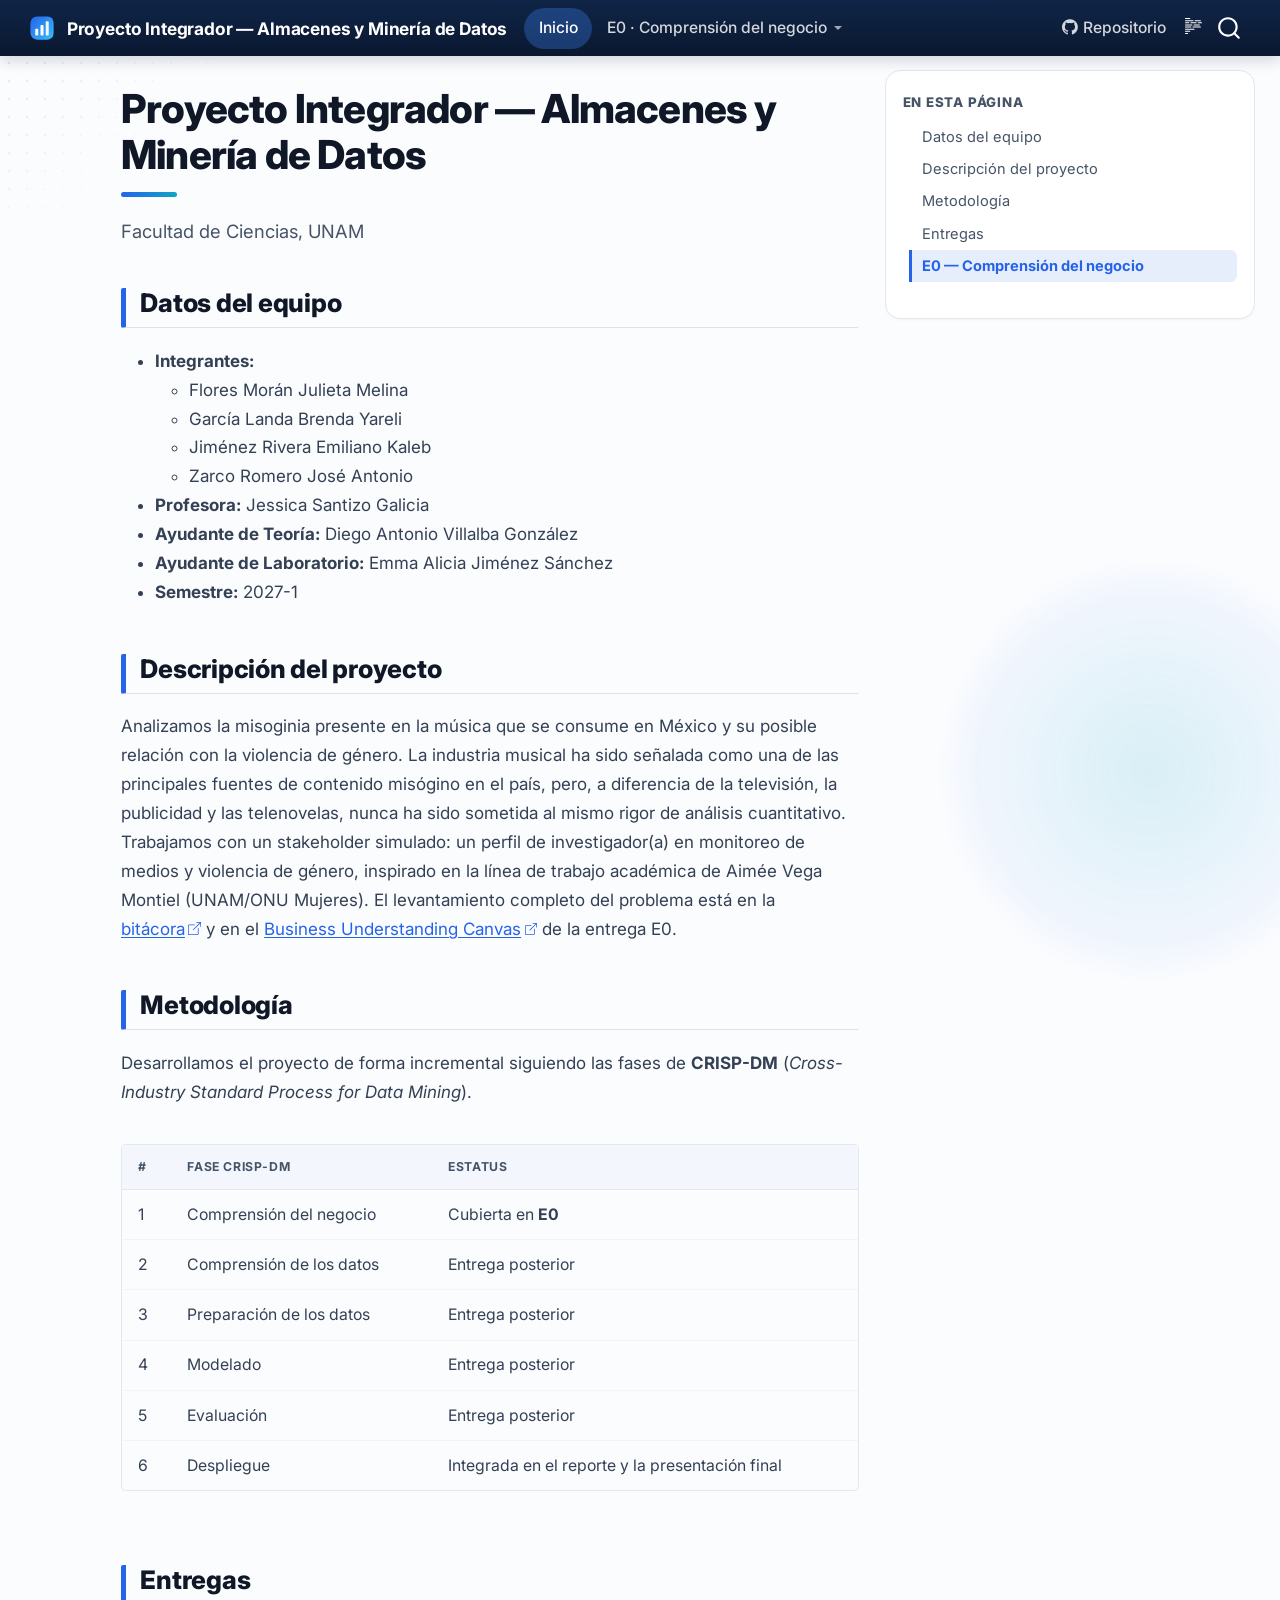
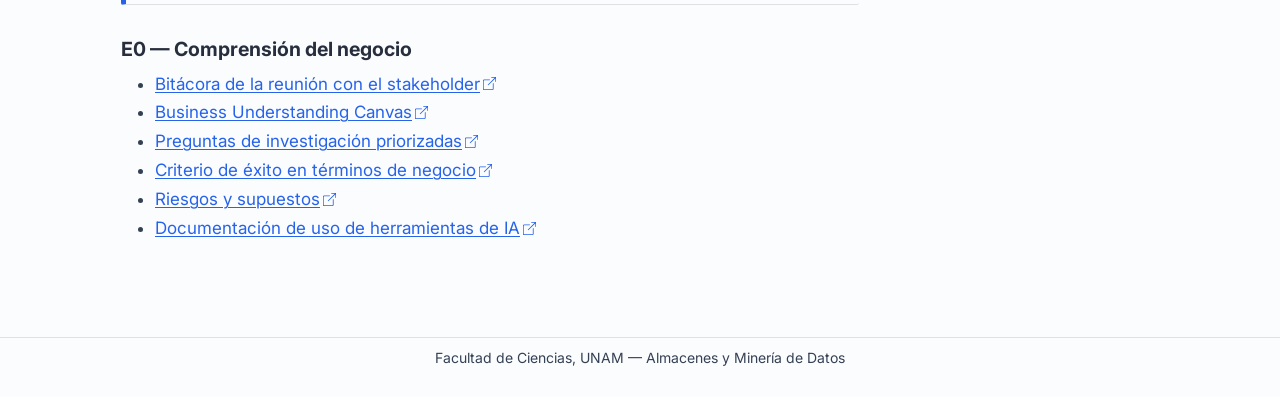
<file: docs/index.html>
<!DOCTYPE html>
<html xmlns="http://www.w3.org/1999/xhtml" lang="en" xml:lang="en"><head>

<meta charset="utf-8">
<meta name="generator" content="quarto-1.10.18">

<meta name="viewport" content="width=device-width, initial-scale=1.0, user-scalable=yes">


<title>Proyecto Integrador — Almacenes y Minería de Datos</title>
<style>
/* Default styles provided by pandoc.
** See https://pandoc.org/MANUAL.html#variables-for-html for config info.
*/
span.smallcaps{font-variant: small-caps;}
div.columns{display: flex; gap: 1.5em;}
div.column{flex: auto;}
@media screen {
div.columns{gap: min(4vw, 1.5em);}
div.column{overflow-x: auto;}
}
div.hanging-indent{margin-left: 1.5em; text-indent: -1.5em;}
ul.task-list{list-style: none;}
ul.task-list li input[type="checkbox"] {
  width: 0.8em;
  margin: 0 0.8em 0.2em -1em; /* quarto-specific, see https://github.com/quarto-dev/quarto-cli/issues/4556 */ 
  vertical-align: middle;
}
</style>


<script src="site_libs/quarto-nav/quarto-nav.js"></script>
<script src="site_libs/clipboard/clipboard.min.js"></script>
<script src="site_libs/quarto-search/autocomplete.umd.js"></script>
<script src="site_libs/quarto-search/fuse.min.js"></script>
<script src="site_libs/quarto-search/quarto-search.js"></script>
<meta name="quarto:offset" content="./">
<script src="site_libs/quarto-html/quarto.js" type="module"></script>
<script src="site_libs/quarto-html/tabsets/tabsets.js" type="module"></script>
<script src="site_libs/quarto-html/popper.min.js"></script>
<script src="site_libs/quarto-html/tippy.umd.min.js"></script>
<script src="site_libs/quarto-html/anchor.min.js"></script>
<link href="site_libs/quarto-html/tippy.css" rel="stylesheet">
<link href="site_libs/quarto-html/quarto-syntax-highlighting-64a204ab8560d761af7679ceaba22944.css" rel="stylesheet" id="quarto-text-highlighting-styles">
<script src="site_libs/bootstrap/bootstrap.min.js"></script>
<link href="site_libs/bootstrap/bootstrap-icons.css" rel="stylesheet">
<link href="site_libs/bootstrap/bootstrap-ca0495cbf0b9bce0b7b33bf2b9083a47.min.css" rel="stylesheet" append-hash="true" id="quarto-bootstrap" data-mode="light">
<script id="quarto-search-options" type="application/json">{
  "location": "navbar",
  "copy-button": false,
  "collapse-after": 3,
  "panel-placement": "end",
  "type": "overlay",
  "limit": 50,
  "keyboard-shortcut": [
    "f",
    "/",
    "s"
  ],
  "language": {
    "search-no-results-text": "No results",
    "search-matching-documents-text": "matching documents",
    "search-copy-link-title": "Copy link to search",
    "search-hide-matches-text": "Hide additional matches",
    "search-more-match-text": "more match in this document",
    "search-more-matches-text": "more matches in this document",
    "search-clear-button-title": "Clear",
    "search-text-placeholder": "",
    "search-detached-cancel-button-title": "Cancel",
    "search-submit-button-title": "Submit",
    "search-label": "Search"
  }
}</script>
<style>html{ scroll-behavior: smooth; }</style>


</head>

<body class="nav-fixed quarto-light">

<div id="quarto-search-results"></div>
  <header id="quarto-header" class="headroom fixed-top">
    <nav class="navbar navbar-expand-lg " data-bs-theme="dark">
      <div class="navbar-container container-fluid">
      <div class="navbar-brand-container mx-auto">
    <a href="./index.html" class="navbar-brand navbar-brand-logo">
    <img src="./assets/logo.svg" alt="" class="navbar-logo light-content">
    <img src="./assets/logo.svg" alt="" class="navbar-logo dark-content">
    </a>
    <a class="navbar-brand" href="./index.html">
    <span class="navbar-title">Proyecto Integrador — Almacenes y Minería de Datos</span>
    </a>
  </div>
            <div id="quarto-search" class="" title="Search"></div>
          <button class="navbar-toggler" type="button" data-bs-toggle="collapse" data-bs-target="#navbarCollapse" aria-controls="navbarCollapse" role="menu" aria-expanded="false" aria-label="Toggle navigation" onclick="if (window.quartoToggleHeadroom) { window.quartoToggleHeadroom(); }">
  <span class="navbar-toggler-icon"></span>
</button>
          <div class="collapse navbar-collapse" id="navbarCollapse">
            <ul class="navbar-nav navbar-nav-scroll me-auto">
  <li class="nav-item">
    <a class="nav-link active" href="./index.html" aria-current="page"> 
<span class="menu-text">Inicio</span></a>
  </li>  
  <li class="nav-item dropdown ">
    <a class="nav-link dropdown-toggle" href="#" id="nav-menu-e0-·-comprensión-del-negocio" role="link" data-bs-toggle="dropdown" aria-expanded="false">
 <span class="menu-text">E0 · Comprensión del negocio</span>
    </a>
    <ul class="dropdown-menu" aria-labelledby="nav-menu-e0-·-comprensión-del-negocio">    
        <li>
    <a class="dropdown-item" href="./entregas/E0_comprension_negocio/bitacora.html">
 <span class="dropdown-text">Bitácora del stakeholder</span></a>
  </li>  
        <li>
    <a class="dropdown-item" href="./entregas/E0_comprension_negocio/canvas.html">
 <span class="dropdown-text">Business Understanding Canvas</span></a>
  </li>  
        <li>
    <a class="dropdown-item" href="./entregas/E0_comprension_negocio/preguntas.html">
 <span class="dropdown-text">Preguntas de investigación</span></a>
  </li>  
        <li>
    <a class="dropdown-item" href="./entregas/E0_comprension_negocio/criterio_exito.html">
 <span class="dropdown-text">Criterio de éxito</span></a>
  </li>  
        <li>
    <a class="dropdown-item" href="./entregas/E0_comprension_negocio/riesgos_supuestos.html">
 <span class="dropdown-text">Riesgos y supuestos</span></a>
  </li>  
        <li>
    <a class="dropdown-item" href="./entregas/E0_comprension_negocio/uso_ia.html">
 <span class="dropdown-text">Uso de herramientas de IA</span></a>
  </li>  
    </ul>
  </li>
</ul>
            <ul class="navbar-nav navbar-nav-scroll ms-auto">
  <li class="nav-item">
    <a class="nav-link" href="https://github.com/jzarcoo/almacenes-mineria-proyecto"> <i class="bi bi-github" role="img">
</i> 
<span class="menu-text">Repositorio</span></a>
  </li>  
</ul>
          </div> <!-- /navcollapse -->
            <div class="quarto-navbar-tools">
  <a href="" class="quarto-reader-toggle quarto-navigation-tool px-1" onclick="window.quartoToggleReader(); return false;" title="Toggle reader mode">
  <div class="quarto-reader-toggle-btn">
  <i class="bi"></i>
  </div>
</a>
</div>
      </div> <!-- /container-fluid -->
    </nav>
</header>
<!-- content -->
<div id="quarto-content" class="quarto-container page-columns page-rows-contents page-layout-article page-navbar">
<!-- sidebar -->
<!-- margin-sidebar -->
    <div id="quarto-margin-sidebar" class="sidebar margin-sidebar">
        <nav id="TOC" role="doc-toc" class="toc-active">
    <h2 id="toc-title">En esta página</h2>
   
  <ul>
  <li><a href="#datos-del-equipo" id="toc-datos-del-equipo" class="nav-link active" data-scroll-target="#datos-del-equipo">Datos del equipo</a></li>
  <li><a href="#descripción-del-proyecto" id="toc-descripción-del-proyecto" class="nav-link" data-scroll-target="#descripción-del-proyecto">Descripción del proyecto</a></li>
  <li><a href="#metodología" id="toc-metodología" class="nav-link" data-scroll-target="#metodología">Metodología</a></li>
  <li><a href="#entregas" id="toc-entregas" class="nav-link" data-scroll-target="#entregas">Entregas</a>
  <ul class="collapse">
  <li><a href="#e0-comprensión-del-negocio" id="toc-e0-comprensión-del-negocio" class="nav-link" data-scroll-target="#e0-comprensión-del-negocio">E0 — Comprensión del negocio</a></li>
  </ul></li>
  </ul>
</nav>
    </div>
<!-- main -->
<main class="content" id="quarto-document-content">

<header id="title-block-header" class="quarto-title-block default">
<div class="quarto-title">
<h1 class="title">Proyecto Integrador — Almacenes y Minería de Datos</h1>
<p class="subtitle lead">Facultad de Ciencias, UNAM</p>
</div>



<div class="quarto-title-meta">

    
  
    
  </div>
  


</header>


<section id="datos-del-equipo" class="level2">
<h2 class="anchored" data-anchor-id="datos-del-equipo">Datos del equipo</h2>
<ul>
<li><strong>Integrantes:</strong>
<ul>
<li>Flores Morán Julieta Melina</li>
<li>García Landa Brenda Yareli</li>
<li>Jiménez Rivera Emiliano Kaleb</li>
<li>Zarco Romero José Antonio</li>
</ul></li>
<li><strong>Profesora:</strong> Jessica Santizo Galicia</li>
<li><strong>Ayudante de Teoría:</strong> Diego Antonio Villalba González</li>
<li><strong>Ayudante de Laboratorio:</strong> Emma Alicia Jiménez Sánchez</li>
<li><strong>Semestre:</strong> 2027-1</li>
</ul>
</section>
<section id="descripción-del-proyecto" class="level2">
<h2 class="anchored" data-anchor-id="descripción-del-proyecto">Descripción del proyecto</h2>
<p>Analizamos la misoginia presente en la música que se consume en México y su posible relación con la violencia de género. La industria musical ha sido señalada como una de las principales fuentes de contenido misógino en el país, pero, a diferencia de la televisión, la publicidad y las telenovelas, nunca ha sido sometida al mismo rigor de análisis cuantitativo. Trabajamos con un stakeholder simulado: un perfil de investigador(a) en monitoreo de medios y violencia de género, inspirado en la línea de trabajo académica de Aimée Vega Montiel (UNAM/ONU Mujeres). El levantamiento completo del problema está en la <a href="./entregas/E0_comprension_negocio/bitacora.html">bitácora</a> y en el <a href="./entregas/E0_comprension_negocio/canvas.html">Business Understanding Canvas</a> de la entrega E0.</p>
</section>
<section id="metodología" class="level2">
<h2 class="anchored" data-anchor-id="metodología">Metodología</h2>
<p>Desarrollamos el proyecto de forma incremental siguiendo las fases de <strong>CRISP-DM</strong> (<em>Cross-Industry Standard Process for Data Mining</em>).</p>
<table class="caption-top table">
<thead>
<tr class="header">
<th>#</th>
<th>Fase CRISP-DM</th>
<th>Estatus</th>
</tr>
</thead>
<tbody>
<tr class="odd">
<td>1</td>
<td>Comprensión del negocio</td>
<td>Cubierta en <strong>E0</strong></td>
</tr>
<tr class="even">
<td>2</td>
<td>Comprensión de los datos</td>
<td>Entrega posterior</td>
</tr>
<tr class="odd">
<td>3</td>
<td>Preparación de los datos</td>
<td>Entrega posterior</td>
</tr>
<tr class="even">
<td>4</td>
<td>Modelado</td>
<td>Entrega posterior</td>
</tr>
<tr class="odd">
<td>5</td>
<td>Evaluación</td>
<td>Entrega posterior</td>
</tr>
<tr class="even">
<td>6</td>
<td>Despliegue</td>
<td>Integrada en el reporte y la presentación final</td>
</tr>
</tbody>
</table>
</section>
<section id="entregas" class="level2">
<h2 class="anchored" data-anchor-id="entregas">Entregas</h2>
<section id="e0-comprensión-del-negocio" class="level3">
<h3 class="anchored" data-anchor-id="e0-comprensión-del-negocio">E0 — Comprensión del negocio</h3>
<ul>
<li><a href="./entregas/E0_comprension_negocio/bitacora.html">Bitácora de la reunión con el stakeholder</a></li>
<li><a href="./entregas/E0_comprension_negocio/canvas.html">Business Understanding Canvas</a></li>
<li><a href="./entregas/E0_comprension_negocio/preguntas.html">Preguntas de investigación priorizadas</a></li>
<li><a href="./entregas/E0_comprension_negocio/criterio_exito.html">Criterio de éxito en términos de negocio</a></li>
<li><a href="./entregas/E0_comprension_negocio/riesgos_supuestos.html">Riesgos y supuestos</a></li>
<li><a href="./entregas/E0_comprension_negocio/uso_ia.html">Documentación de uso de herramientas de IA</a></li>
</ul>


</section>
</section>

<a onclick="window.scrollTo(0, 0); return false;" role="button" id="quarto-back-to-top"><i class="bi bi-arrow-up"></i> Back to top</a></main> <!-- /main -->
<script>
document.addEventListener("DOMContentLoaded", function () {
  // Envuelve las tablas en un contenedor con scroll horizontal en pantallas
  // angostas. No modifica ningún texto ni dato de las tablas.
  document.querySelectorAll("main.content table").forEach(function (table) {
    if (table.closest(".table-responsive")) return;
    var wrapper = document.createElement("div");
    wrapper.className = "table-responsive";
    table.parentNode.insertBefore(wrapper, table);
    wrapper.appendChild(table);
  });
});
</script>
<script id="quarto-html-after-body" type="application/javascript">
  window.document.addEventListener("DOMContentLoaded", function (event) {
    const icon = "";
    const anchorJS = new window.AnchorJS();
    anchorJS.options = {
      placement: 'right',
      icon: icon
    };
    anchorJS.add('.anchored');
    const isCodeAnnotation = (el) => {
      for (const clz of el.classList) {
        if (clz.startsWith('code-annotation-')) {                     
          return true;
        }
      }
      return false;
    }
    const onCopySuccess = function(e) {
      // button target
      const button = e.trigger;
      // don't keep focus
      button.blur();
      // flash "checked"
      button.classList.add('code-copy-button-checked');
      var currentTitle = button.getAttribute("title");
      button.setAttribute("title", "Copied!");
      let tooltip;
      if (window.bootstrap) {
        button.setAttribute("data-bs-toggle", "tooltip");
        button.setAttribute("data-bs-placement", "left");
        button.setAttribute("data-bs-title", "Copied!");
        tooltip = new bootstrap.Tooltip(button, 
          { trigger: "manual", 
            customClass: "code-copy-button-tooltip",
            offset: [0, -8]});
        tooltip.show();    
      }
      setTimeout(function() {
        if (tooltip) {
          tooltip.hide();
          button.removeAttribute("data-bs-title");
          button.removeAttribute("data-bs-toggle");
          button.removeAttribute("data-bs-placement");
        }
        button.setAttribute("title", currentTitle);
        button.classList.remove('code-copy-button-checked');
      }, 1000);
      // clear code selection
      e.clearSelection();
    }
    const getTextToCopy = function(trigger) {
      const outerScaffold = trigger.parentElement.cloneNode(true);
      const codeEl = outerScaffold.querySelector('code');
      for (const childEl of codeEl.children) {
        if (isCodeAnnotation(childEl)) {
          childEl.remove();
        }
      }
      return codeEl.innerText;
    }
    const clipboard = new window.ClipboardJS('.code-copy-button:not([data-in-quarto-modal])', {
      text: getTextToCopy
    });
    clipboard.on('success', onCopySuccess);
    if (window.document.getElementById('quarto-embedded-source-code-modal')) {
      const clipboardModal = new window.ClipboardJS('.code-copy-button[data-in-quarto-modal]', {
        text: getTextToCopy,
        container: window.document.getElementById('quarto-embedded-source-code-modal')
      });
      clipboardModal.on('success', onCopySuccess);
    }
      var localhostRegex = new RegExp(/^(?:http|https):\/\/localhost\:?[0-9]*\//);
      var mailtoRegex = new RegExp(/^mailto:/);
        var filterRegex = new RegExp("https:\/\/jzarcoo\.github\.io\/almacenes-mineria-proyecto\/");
      var isInternal = (href) => {
          return filterRegex.test(href) || localhostRegex.test(href) || mailtoRegex.test(href);
      }
      // Inspect non-navigation links and adorn them if external
     var links = window.document.querySelectorAll('a[href]:not(.nav-link):not(.navbar-brand):not(.toc-action):not(.sidebar-link):not(.sidebar-item-toggle):not(.pagination-link):not(.no-external):not([aria-hidden]):not(.dropdown-item):not(.quarto-navigation-tool):not(.about-link)');
      for (var i=0; i<links.length; i++) {
        const link = links[i];
        if (!isInternal(link.href)) {
          // undo the damage that might have been done by quarto-nav.js in the case of
          // links that we want to consider external
          if (link.dataset.originalHref !== undefined) {
            link.href = link.dataset.originalHref;
          }
            // target, if specified
            link.setAttribute("target", "_blank");
            if (link.getAttribute("rel") === null) {
              link.setAttribute("rel", "noopener");
            }
            // default icon
            link.classList.add("external");
        }
      }
    function tippyHover(el, contentFn, onTriggerFn, onUntriggerFn) {
      const config = {
        allowHTML: true,
        maxWidth: 500,
        delay: 100,
        arrow: false,
        appendTo: function(el) {
            return el.parentElement;
        },
        interactive: true,
        interactiveBorder: 10,
        theme: 'quarto',
        placement: 'bottom-start',
      };
      if (contentFn) {
        config.content = contentFn;
      }
      if (onTriggerFn) {
        config.onTrigger = onTriggerFn;
      }
      if (onUntriggerFn) {
        config.onUntrigger = onUntriggerFn;
      }
      window.tippy(el, config); 
    }
    const noterefs = window.document.querySelectorAll('a[role="doc-noteref"]');
    for (var i=0; i<noterefs.length; i++) {
      const ref = noterefs[i];
      tippyHover(ref, function() {
        // use id or data attribute instead here
        let href = ref.getAttribute('data-footnote-href') || ref.getAttribute('href');
        try { href = new URL(href).hash; } catch {}
        const id = href.replace(/^#\/?/, "");
        const note = window.document.getElementById(id);
        if (note) {
          return note.innerHTML;
        } else {
          return "";
        }
      });
    }
    const xrefs = window.document.querySelectorAll('a.quarto-xref');
    const processXRef = (id, note) => {
      // Strip column container classes
      const stripColumnClz = (el) => {
        el.classList.remove("page-full", "page-columns");
        if (el.children) {
          for (const child of el.children) {
            stripColumnClz(child);
          }
        }
      }
      stripColumnClz(note)
      if (id === null || id.startsWith('sec-')) {
        // Special case sections, only their first couple elements
        const container = document.createElement("div");
        if (note.children && note.children.length > 2) {
          container.appendChild(note.children[0].cloneNode(true));
          for (let i = 1; i < note.children.length; i++) {
            const child = note.children[i];
            if (child.tagName === "P" && child.innerText === "") {
              continue;
            } else {
              container.appendChild(child.cloneNode(true));
              break;
            }
          }
          if (window.Quarto?.typesetMath) {
            window.Quarto.typesetMath(container);
          }
          return container.innerHTML
        } else {
          if (window.Quarto?.typesetMath) {
            window.Quarto.typesetMath(note);
          }
          return note.innerHTML;
        }
      } else {
        // Remove any anchor links if they are present
        const anchorLink = note.querySelector('a.anchorjs-link');
        if (anchorLink) {
          anchorLink.remove();
        }
        if (window.Quarto?.typesetMath) {
          window.Quarto.typesetMath(note);
        }
        if (note.classList.contains("callout")) {
          return note.outerHTML;
        } else {
          return note.innerHTML;
        }
      }
    }
    for (var i=0; i<xrefs.length; i++) {
      const xref = xrefs[i];
      tippyHover(xref, undefined, function(instance) {
        instance.disable();
        let url = xref.getAttribute('href');
        let hash = undefined; 
        if (url.startsWith('#')) {
          hash = url;
        } else {
          try { hash = new URL(url).hash; } catch {}
        }
        if (hash) {
          const id = hash.replace(/^#\/?/, "");
          const note = window.document.getElementById(id);
          if (note !== null) {
            try {
              const html = processXRef(id, note.cloneNode(true));
              instance.setContent(html);
            } finally {
              instance.enable();
              instance.show();
            }
          } else {
            // See if we can fetch this
            fetch(url.split('#')[0])
            .then(res => res.text())
            .then(html => {
              const parser = new DOMParser();
              const htmlDoc = parser.parseFromString(html, "text/html");
              const note = htmlDoc.getElementById(id);
              if (note !== null) {
                const html = processXRef(id, note);
                instance.setContent(html);
              } 
            }).finally(() => {
              instance.enable();
              instance.show();
            });
          }
        } else {
          // See if we can fetch a full url (with no hash to target)
          // This is a special case and we should probably do some content thinning / targeting
          fetch(url)
          .then(res => res.text())
          .then(html => {
            const parser = new DOMParser();
            const htmlDoc = parser.parseFromString(html, "text/html");
            const note = htmlDoc.querySelector('main.content');
            if (note !== null) {
              // This should only happen for chapter cross references
              // (since there is no id in the URL)
              // remove the first header
              if (note.children.length > 0 && note.children[0].tagName === "HEADER") {
                note.children[0].remove();
              }
              const html = processXRef(null, note);
              instance.setContent(html);
            } 
          }).finally(() => {
            instance.enable();
            instance.show();
          });
        }
      }, function(instance) {
      });
    }
        let selectedAnnoteEl;
        const selectorForAnnotation = ( cell, annotation) => {
          let cellAttr = 'data-code-cell="' + cell + '"';
          let lineAttr = 'data-code-annotation="' +  annotation + '"';
          const selector = 'span[' + cellAttr + '][' + lineAttr + ']';
          return selector;
        }
        const selectCodeLines = (annoteEl) => {
          const doc = window.document;
          const targetCell = annoteEl.getAttribute("data-target-cell");
          const targetAnnotation = annoteEl.getAttribute("data-target-annotation");
          const annoteSpan = window.document.querySelector(selectorForAnnotation(targetCell, targetAnnotation));
          const lines = annoteSpan.getAttribute("data-code-lines").split(",");
          const lineIds = lines.map((line) => {
            return targetCell + "-" + line;
          })
          let top = null;
          let height = null;
          let parent = null;
          if (lineIds.length > 0) {
              //compute the position of the single el (top and bottom and make a div)
              const el = window.document.getElementById(lineIds[0]);
              top = el.offsetTop;
              height = el.offsetHeight;
              parent = el.parentElement.parentElement;
            if (lineIds.length > 1) {
              const lastEl = window.document.getElementById(lineIds[lineIds.length - 1]);
              const bottom = lastEl.offsetTop + lastEl.offsetHeight;
              height = bottom - top;
            }
            if (top !== null && height !== null && parent !== null) {
              // cook up a div (if necessary) and position it 
              let div = window.document.getElementById("code-annotation-line-highlight");
              if (div === null) {
                div = window.document.createElement("div");
                div.setAttribute("id", "code-annotation-line-highlight");
                div.style.position = 'absolute';
                parent.appendChild(div);
              }
              div.style.top = top - 2 + "px";
              div.style.height = height + 4 + "px";
              div.style.left = 0;
              let gutterDiv = window.document.getElementById("code-annotation-line-highlight-gutter");
              if (gutterDiv === null) {
                gutterDiv = window.document.createElement("div");
                gutterDiv.setAttribute("id", "code-annotation-line-highlight-gutter");
                gutterDiv.style.position = 'absolute';
                const codeCell = window.document.getElementById(targetCell);
                const gutter = codeCell.querySelector('.code-annotation-gutter');
                gutter.appendChild(gutterDiv);
              }
              gutterDiv.style.top = top - 2 + "px";
              gutterDiv.style.height = height + 4 + "px";
            }
            selectedAnnoteEl = annoteEl;
          }
        };
        const unselectCodeLines = () => {
          const elementsIds = ["code-annotation-line-highlight", "code-annotation-line-highlight-gutter"];
          elementsIds.forEach((elId) => {
            const div = window.document.getElementById(elId);
            if (div) {
              div.remove();
            }
          });
          selectedAnnoteEl = undefined;
        };
          // Handle positioning of the toggle
      window.addEventListener(
        "resize",
        throttle(() => {
          elRect = undefined;
          if (selectedAnnoteEl) {
            selectCodeLines(selectedAnnoteEl);
          }
        }, 10)
      );
      function throttle(fn, ms) {
      let throttle = false;
      let timer;
        return (...args) => {
          if(!throttle) { // first call gets through
              fn.apply(this, args);
              throttle = true;
          } else { // all the others get throttled
              if(timer) clearTimeout(timer); // cancel #2
              timer = setTimeout(() => {
                fn.apply(this, args);
                timer = throttle = false;
              }, ms);
          }
        };
      }
        // Attach click handler to the DT
        const annoteDls = window.document.querySelectorAll('dt[data-target-cell]');
        for (const annoteDlNode of annoteDls) {
          annoteDlNode.addEventListener('click', (event) => {
            const clickedEl = event.target;
            if (clickedEl !== selectedAnnoteEl) {
              unselectCodeLines();
              const activeEl = window.document.querySelector('dt[data-target-cell].code-annotation-active');
              if (activeEl) {
                activeEl.classList.remove('code-annotation-active');
              }
              selectCodeLines(clickedEl);
              clickedEl.classList.add('code-annotation-active');
            } else {
              // Unselect the line
              unselectCodeLines();
              clickedEl.classList.remove('code-annotation-active');
            }
          });
        }
    const findCites = (el) => {
      const parentEl = el.parentElement;
      if (parentEl) {
        const cites = parentEl.dataset.cites;
        if (cites) {
          return {
            el,
            cites: cites.split(' ')
          };
        } else {
          return findCites(el.parentElement)
        }
      } else {
        return undefined;
      }
    };
    var bibliorefs = window.document.querySelectorAll('a[role="doc-biblioref"]');
    for (var i=0; i<bibliorefs.length; i++) {
      const ref = bibliorefs[i];
      const citeInfo = findCites(ref);
      if (citeInfo) {
        tippyHover(citeInfo.el, function() {
          var popup = window.document.createElement('div');
          citeInfo.cites.forEach(function(cite) {
            var citeDiv = window.document.createElement('div');
            citeDiv.classList.add('hanging-indent');
            citeDiv.classList.add('csl-entry');
            var biblioDiv = window.document.getElementById('ref-' + cite);
            if (biblioDiv) {
              citeDiv.innerHTML = biblioDiv.innerHTML;
            }
            popup.appendChild(citeDiv);
          });
          return popup.innerHTML;
        });
      }
    }
  });
  </script>
</div> <!-- /content -->
<footer class="footer">
  <div class="nav-footer">
    <div class="nav-footer-left">
      &nbsp;
    </div>   
    <div class="nav-footer-center">
<p>Facultad de Ciencias, UNAM — Almacenes y Minería de Datos</p>
</div>
    <div class="nav-footer-right">
      &nbsp;
    </div>
  </div>
</footer>




<script src="site_libs/quarto-html/zenscroll-min.js"></script>
</body></html>
</file>
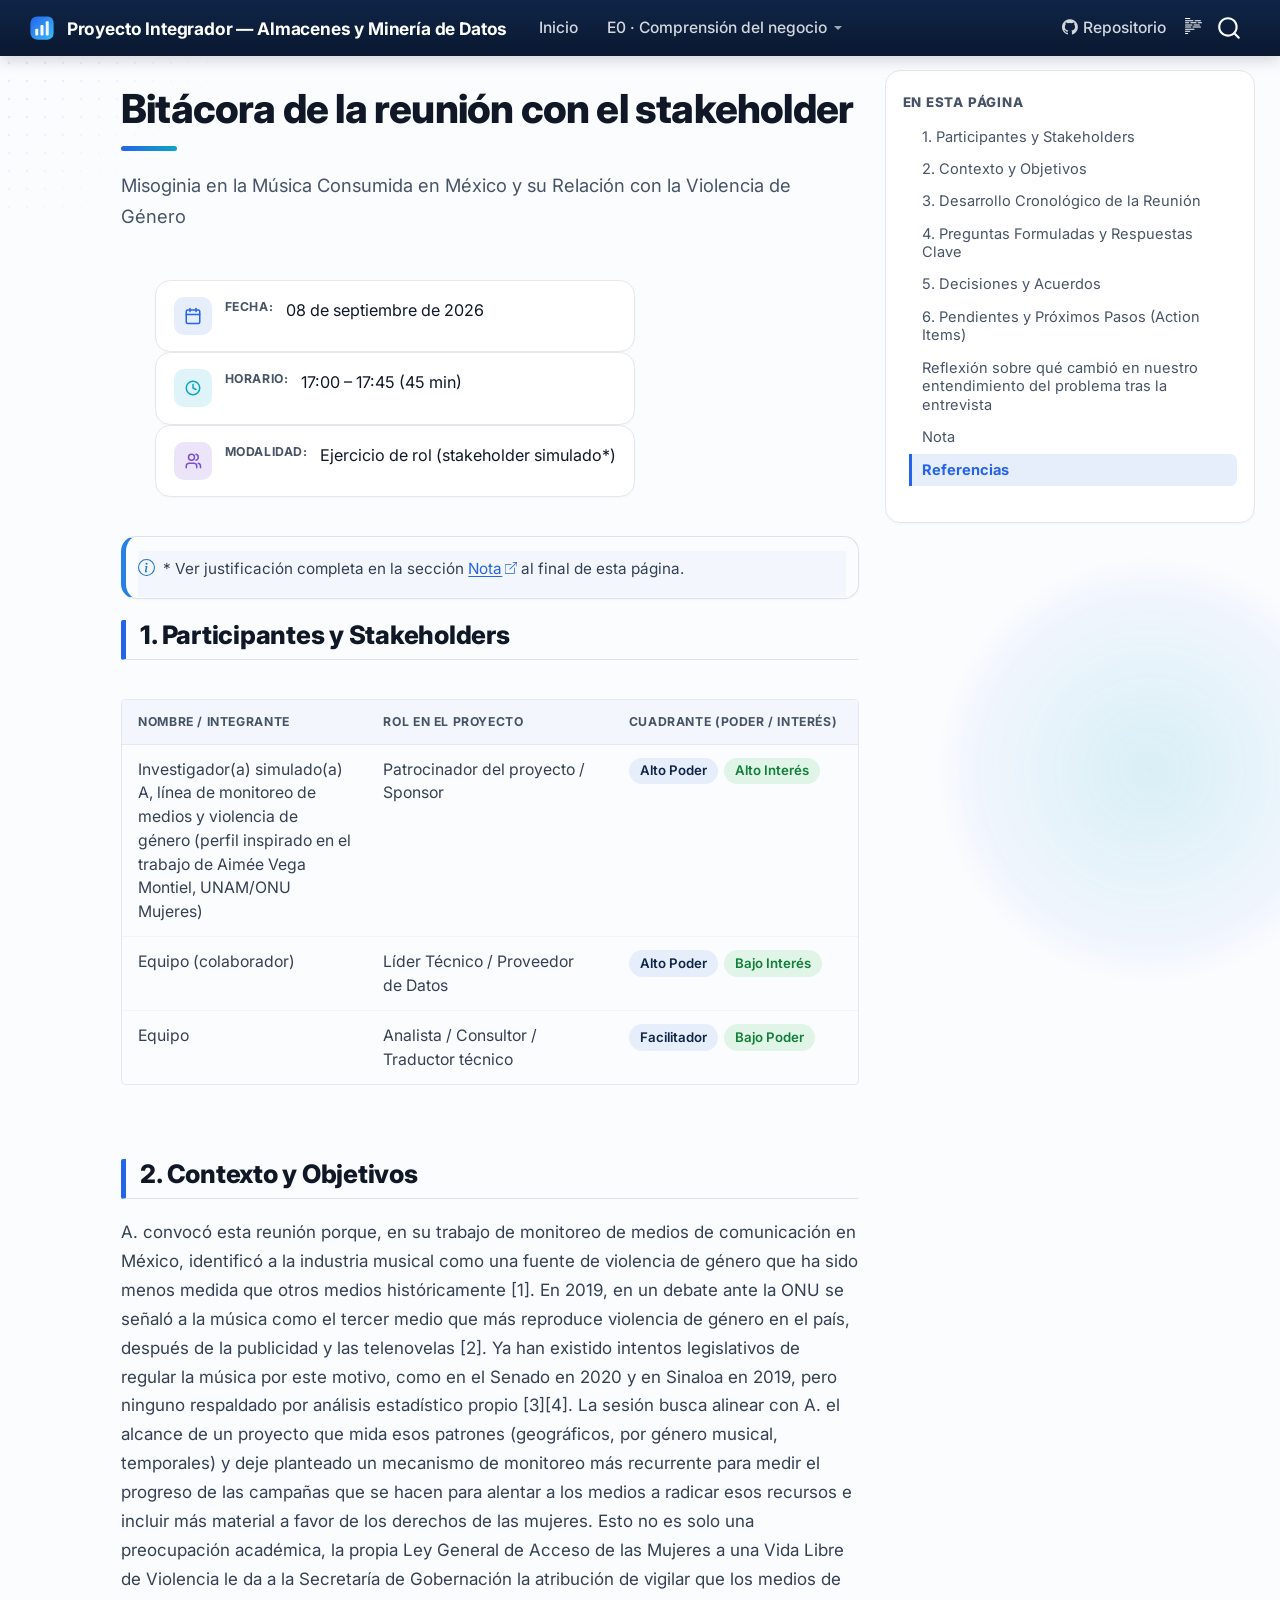
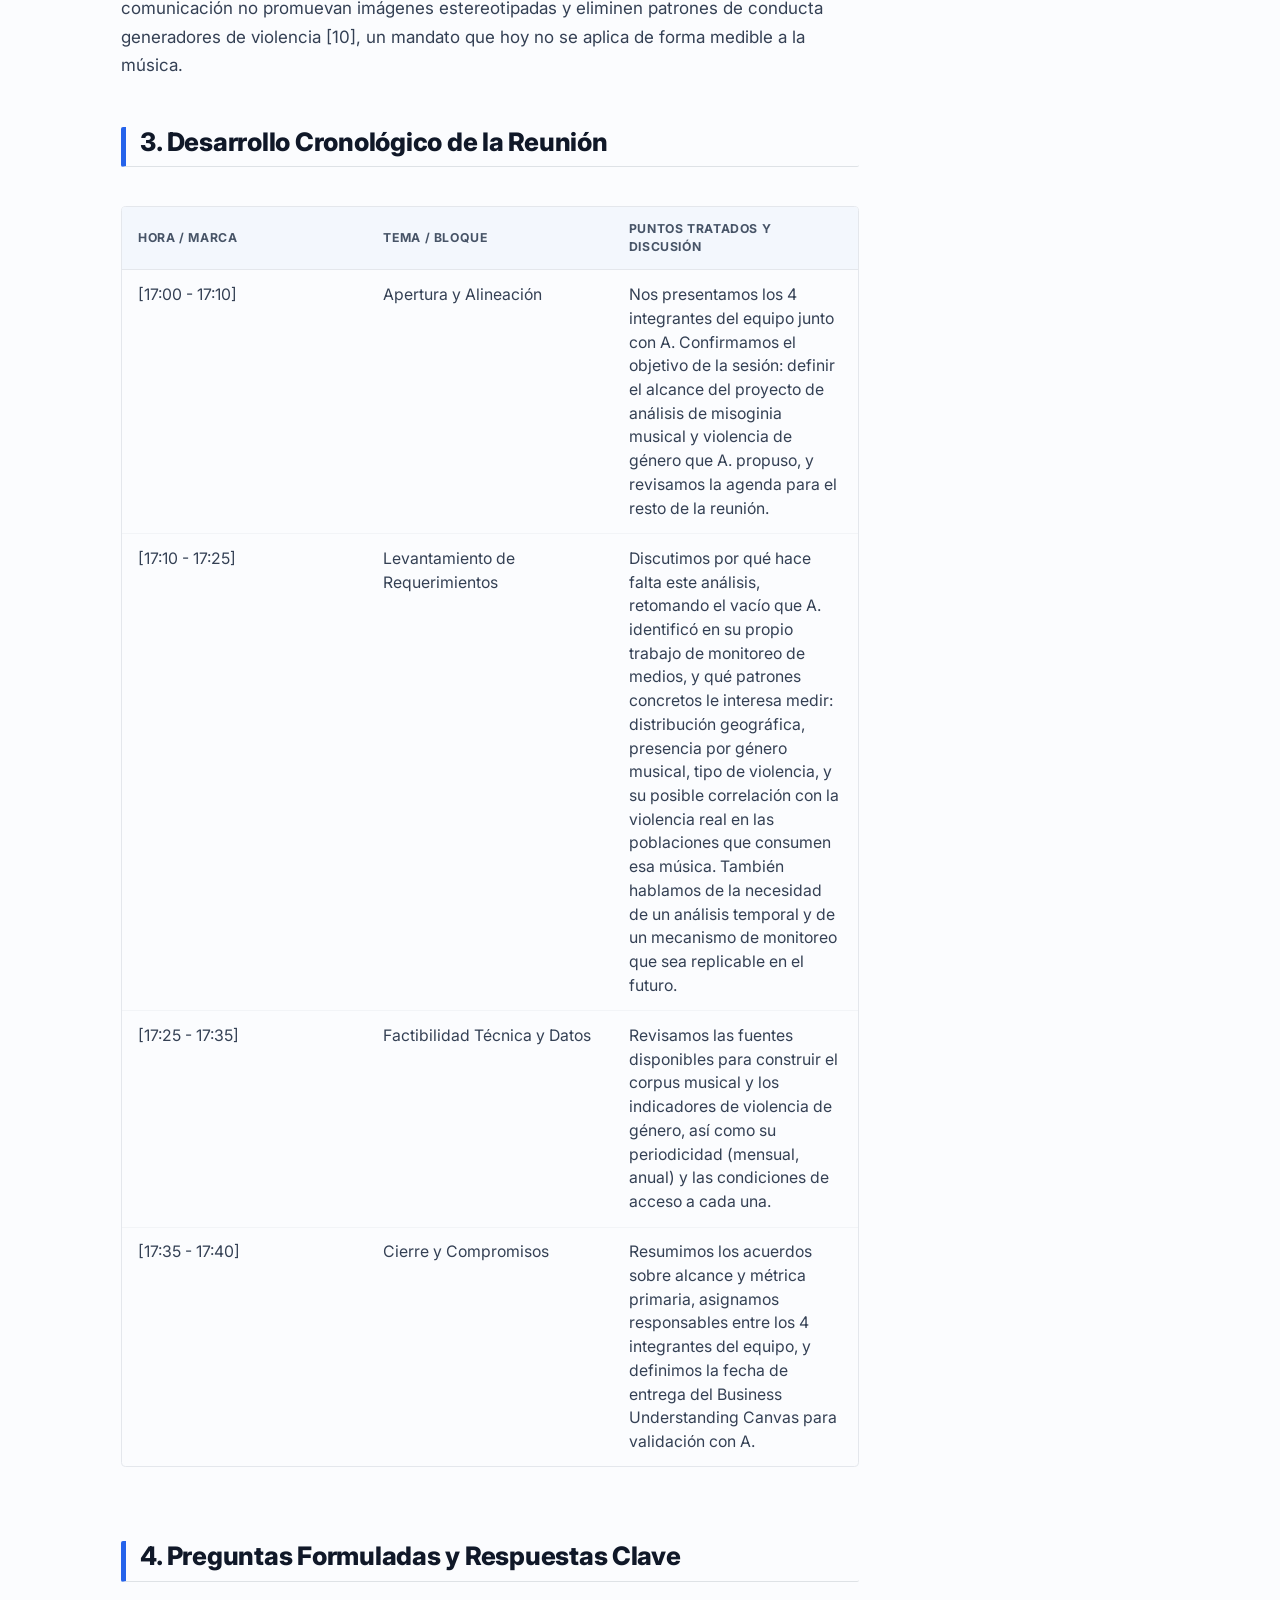
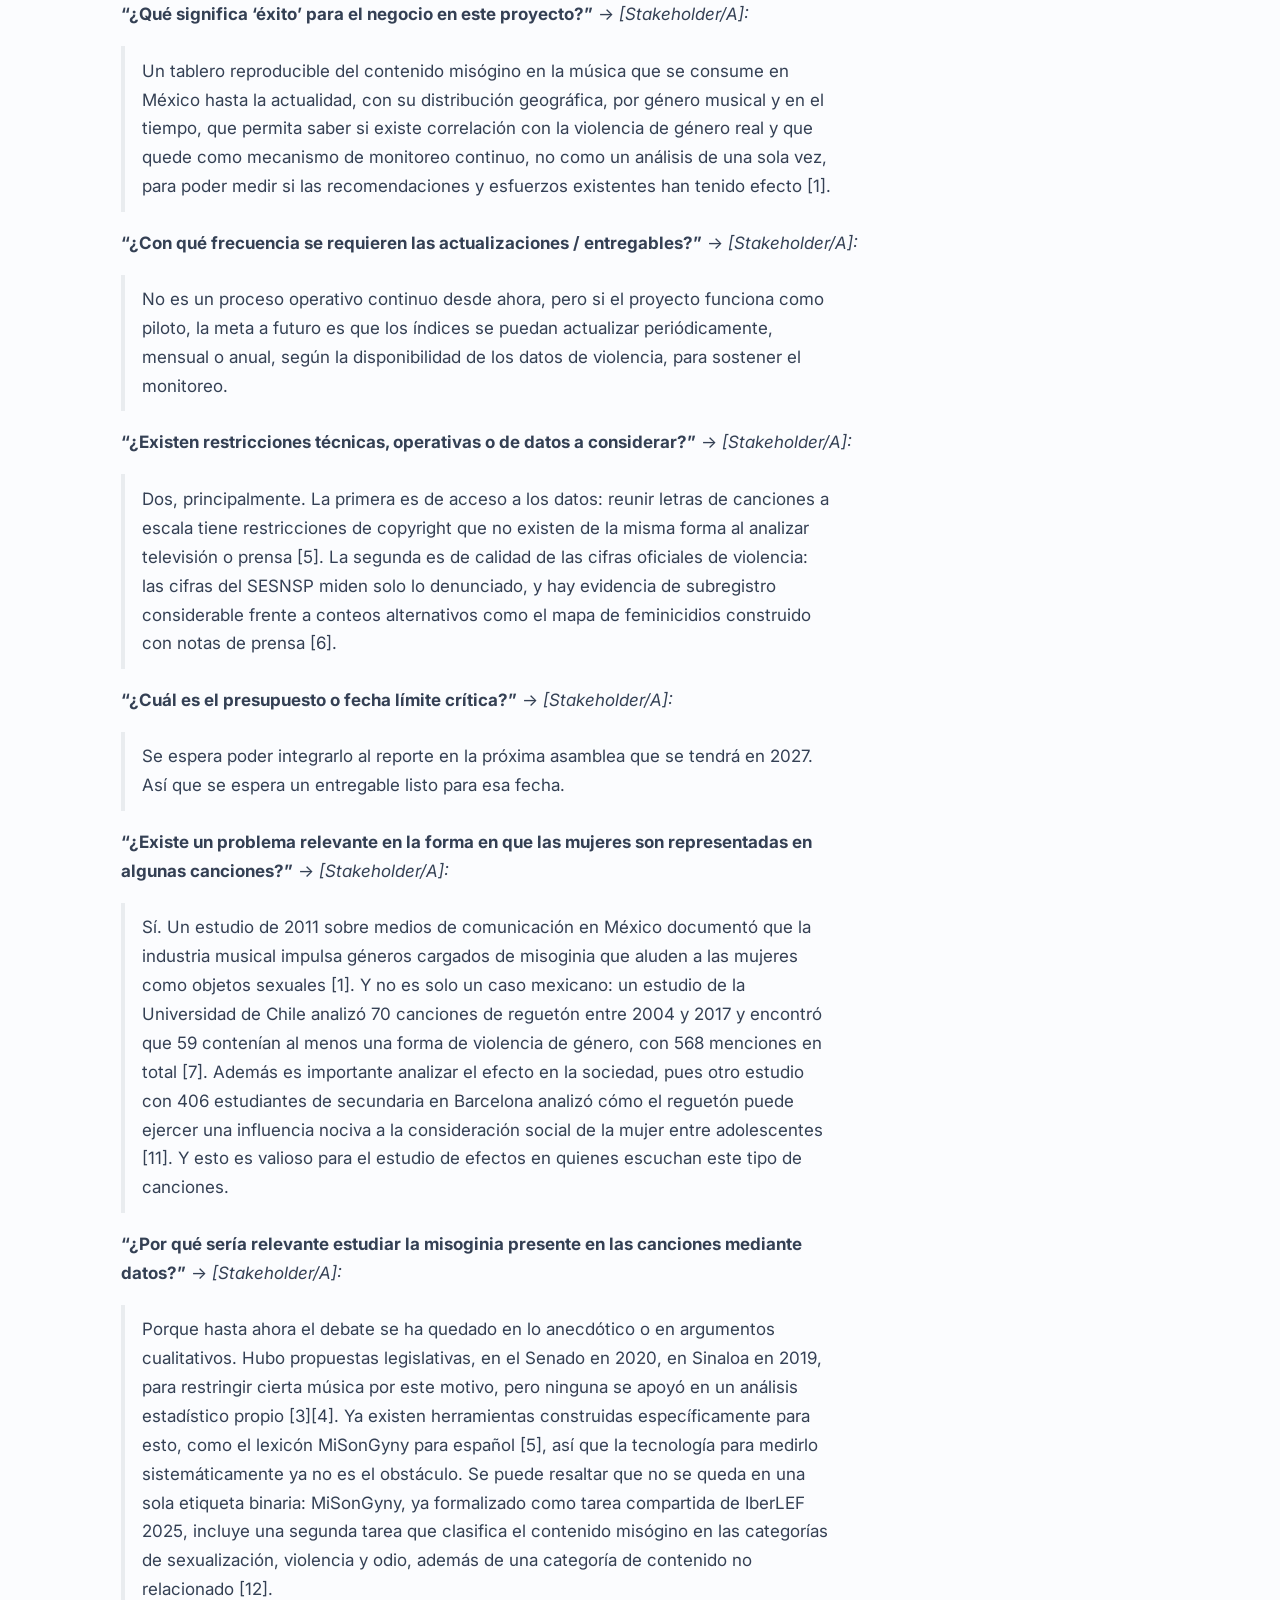
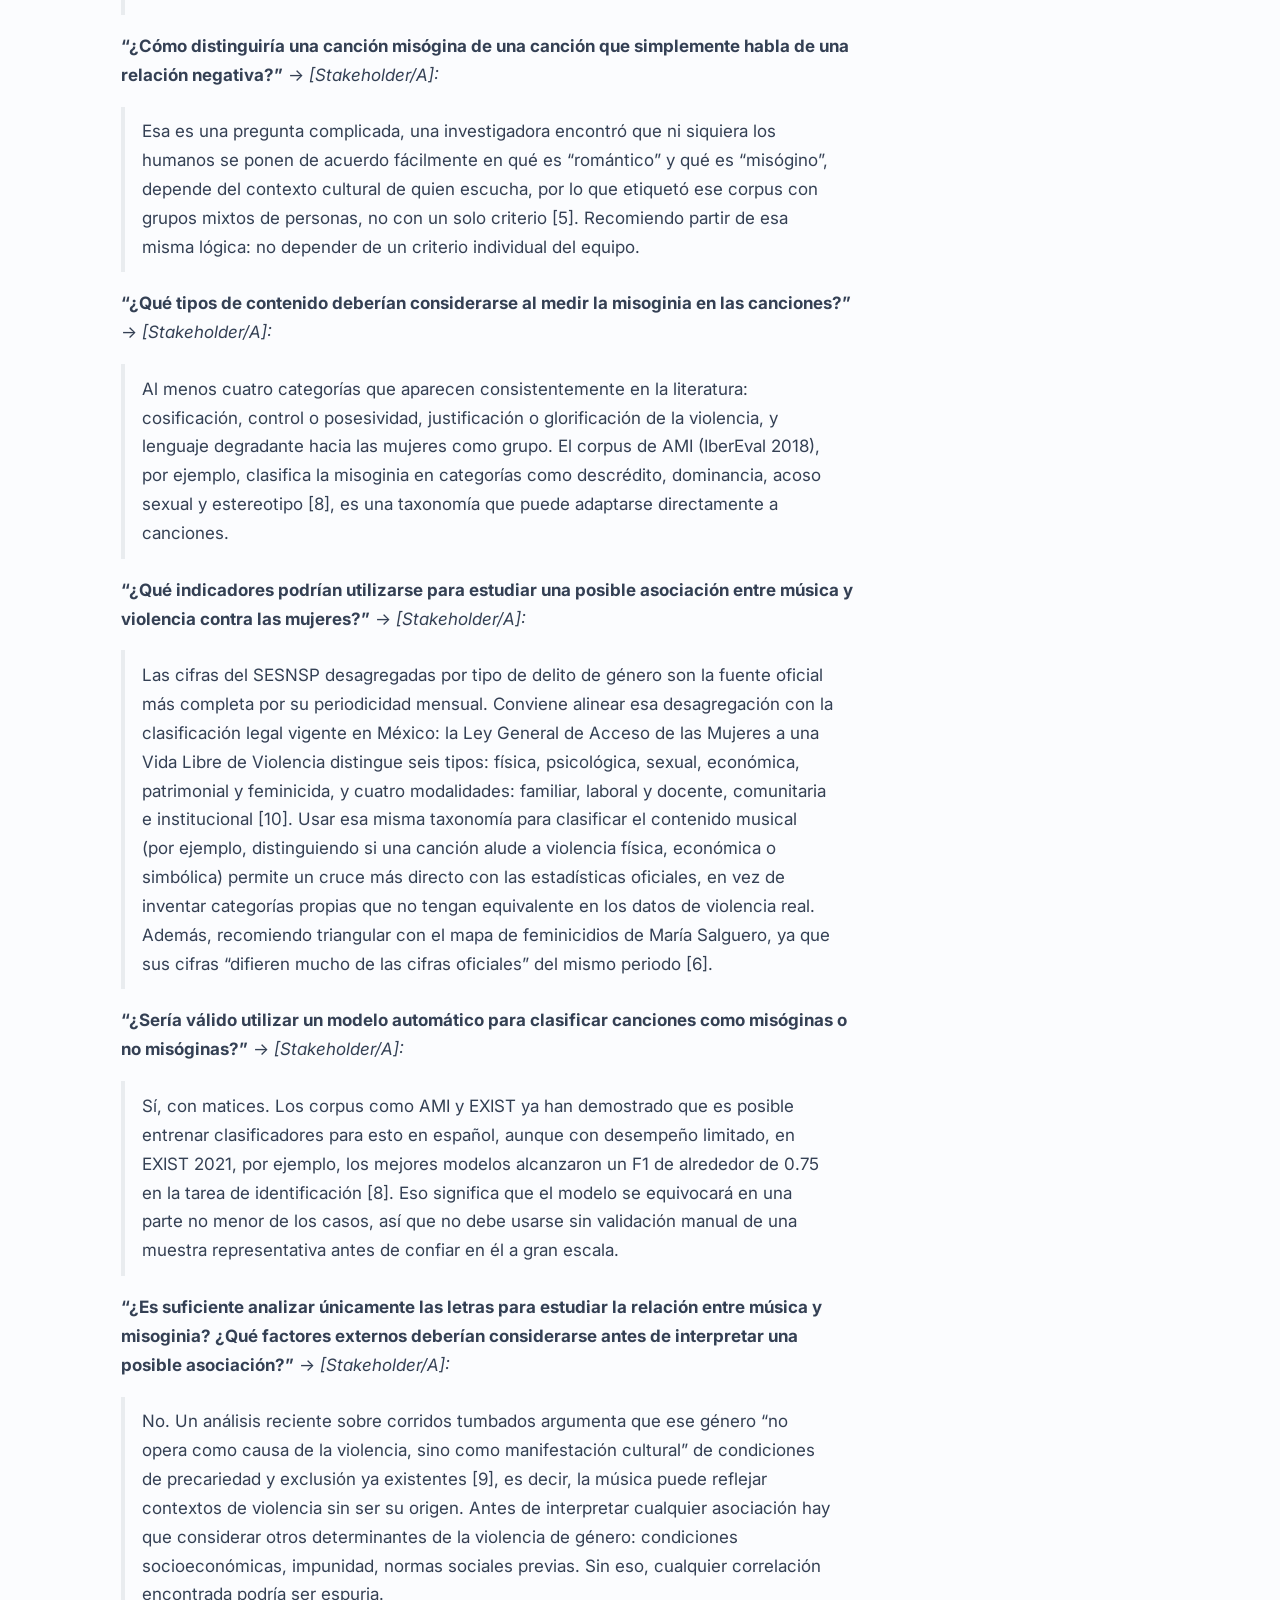
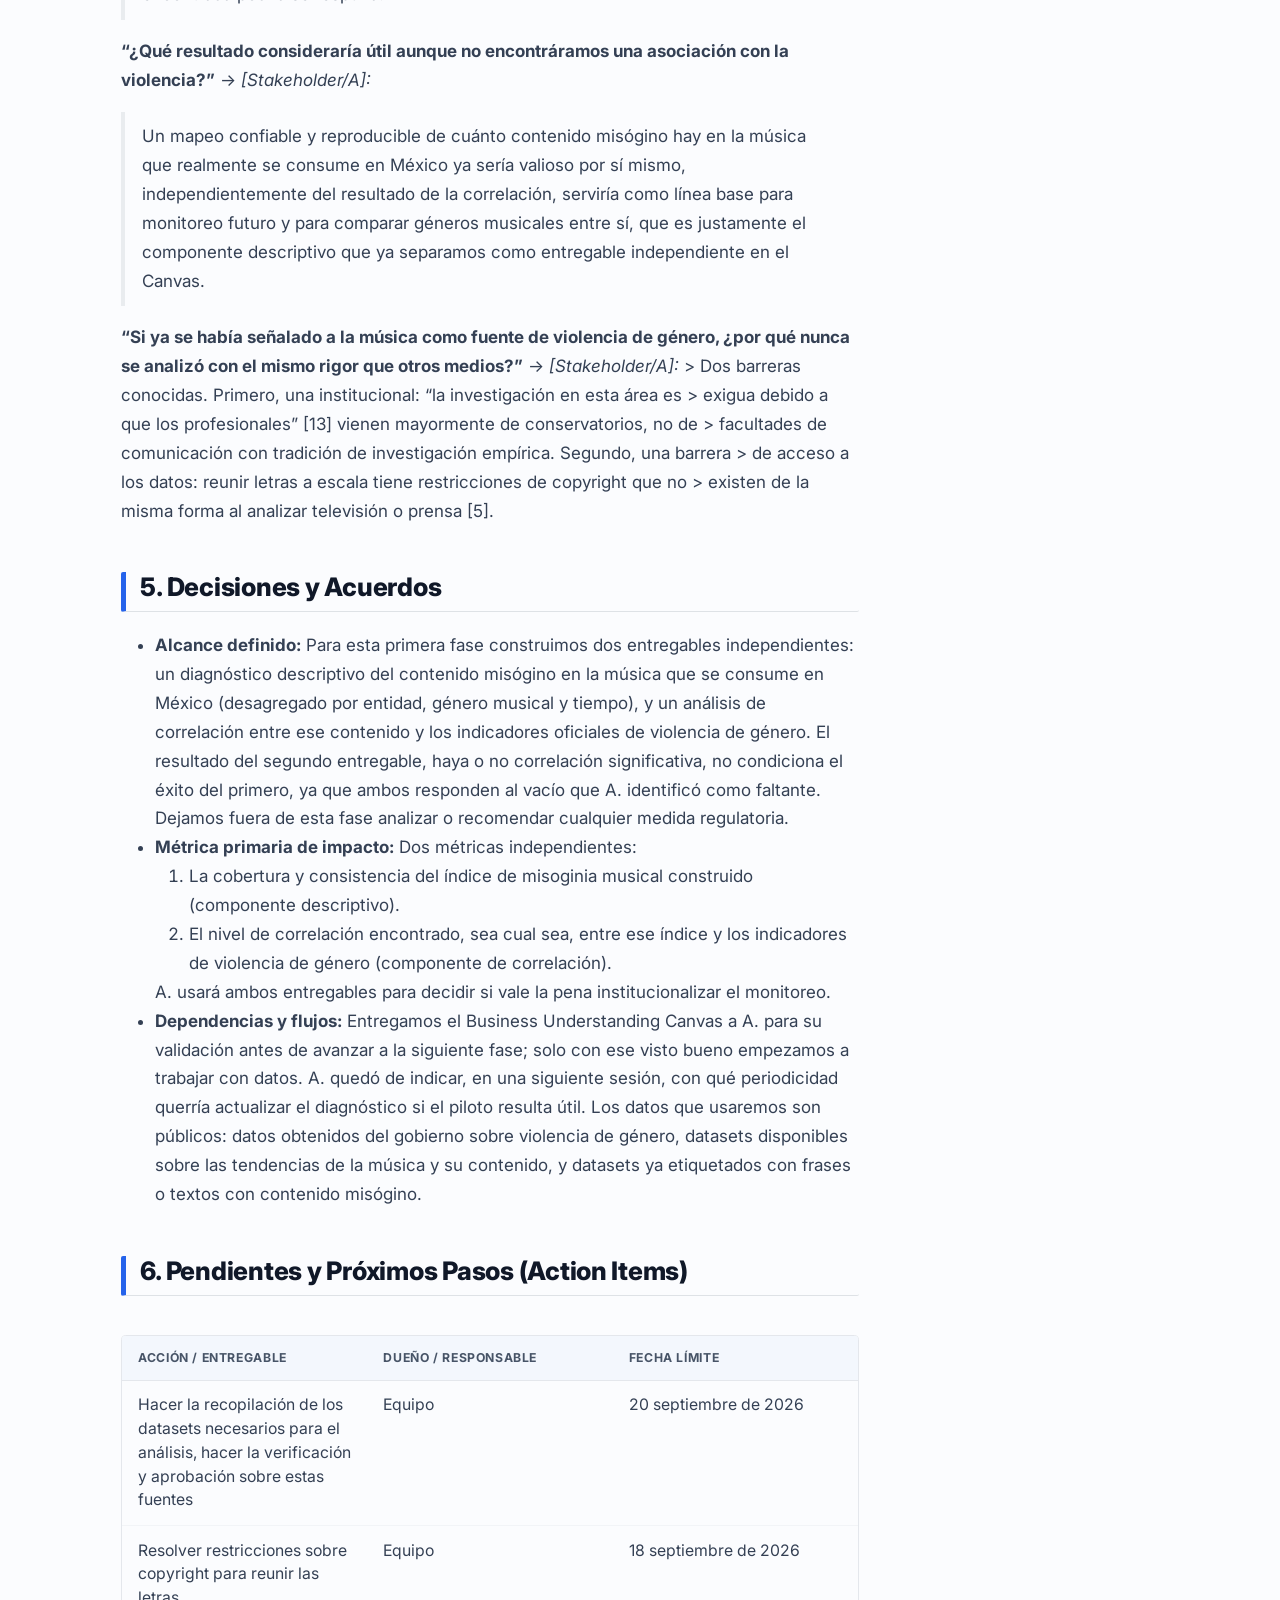
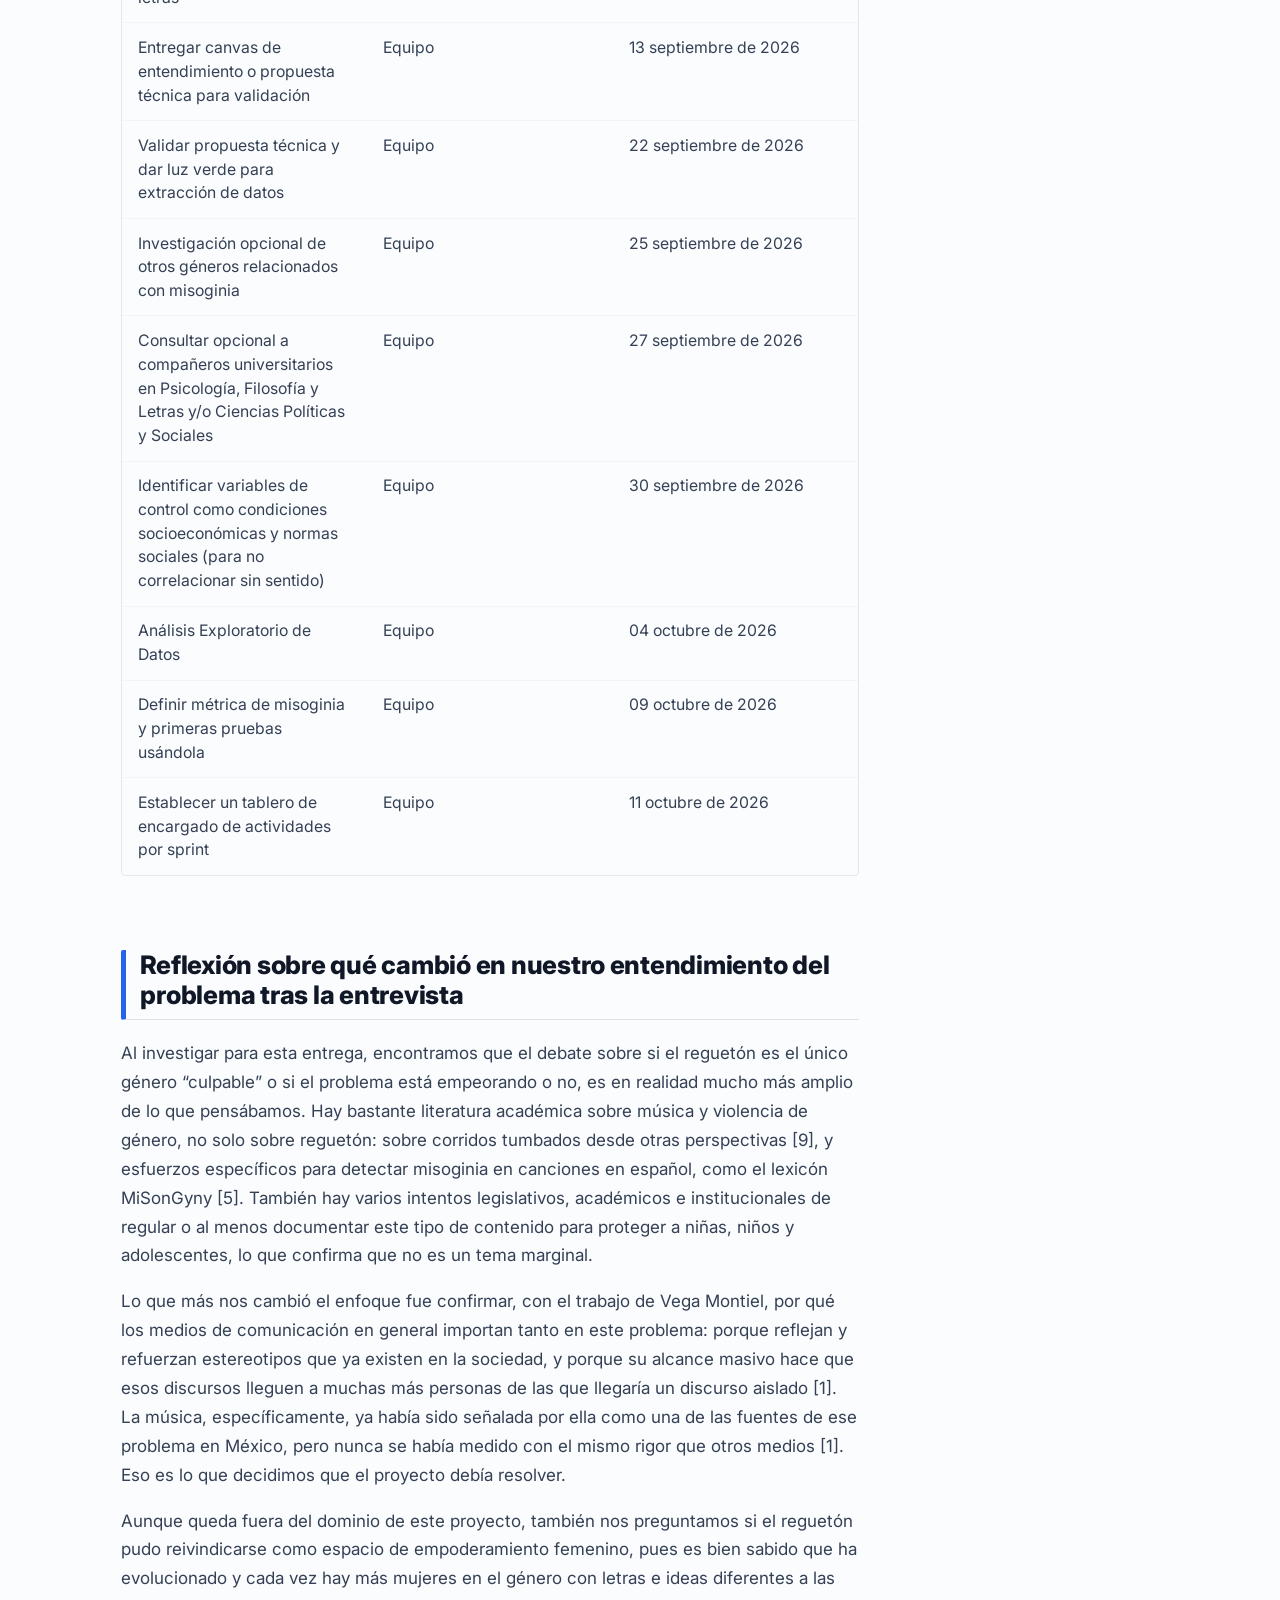
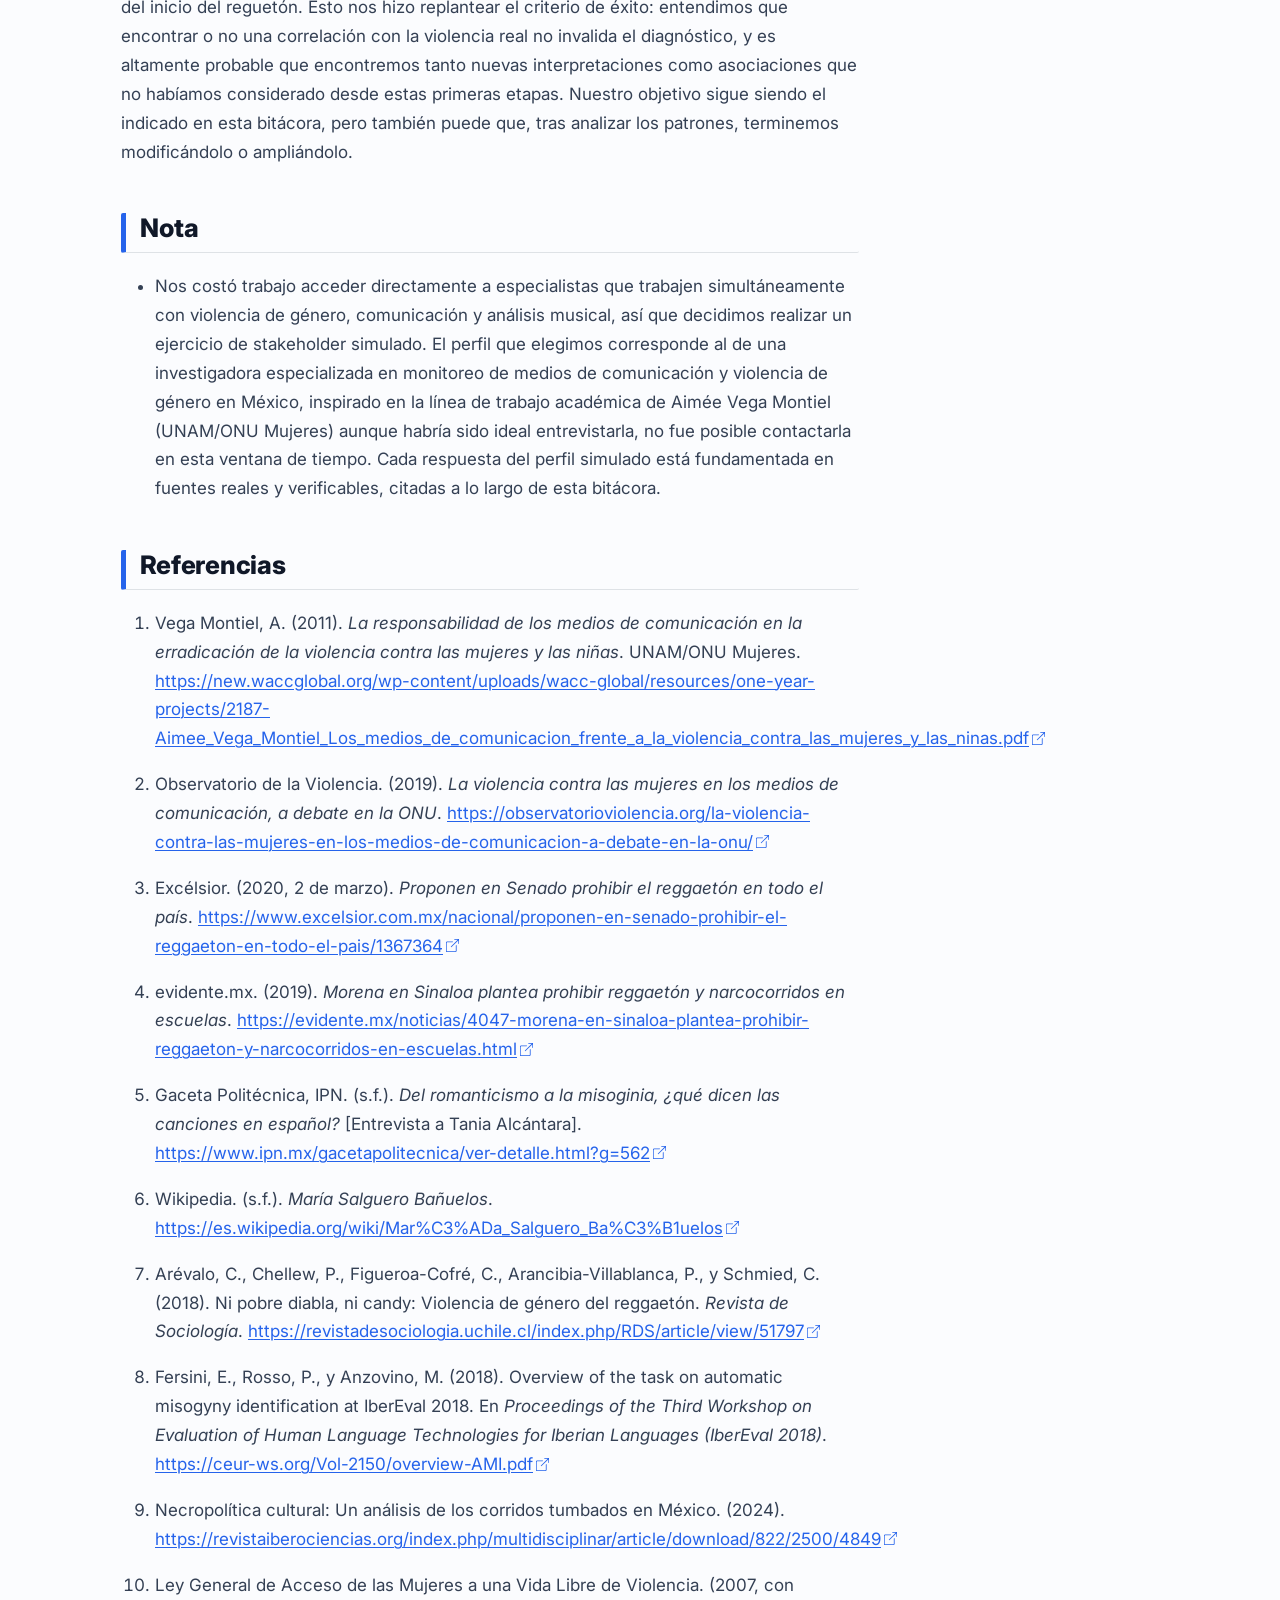
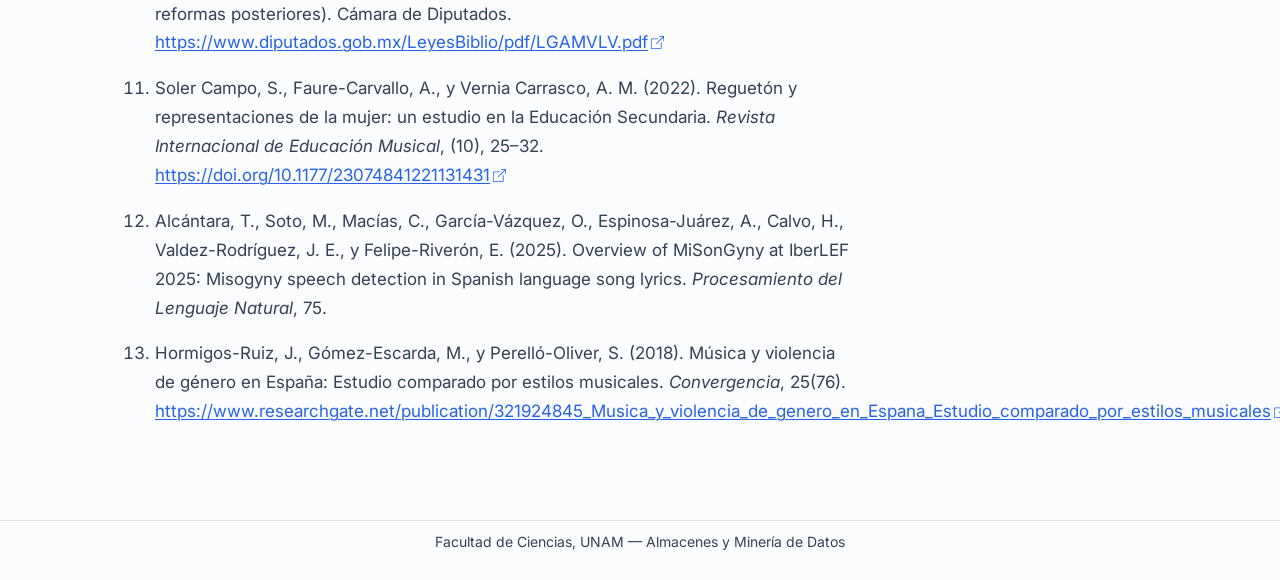
<file: docs/entregas/E0_comprension_negocio/bitacora.html>
<!DOCTYPE html>
<html xmlns="http://www.w3.org/1999/xhtml" lang="en" xml:lang="en"><head>

<meta charset="utf-8">
<meta name="generator" content="quarto-1.10.18">

<meta name="viewport" content="width=device-width, initial-scale=1.0, user-scalable=yes">


<title>Bitácora de la reunión con el stakeholder – Proyecto Integrador — Almacenes y Minería de Datos</title>
<style>
/* Default styles provided by pandoc.
** See https://pandoc.org/MANUAL.html#variables-for-html for config info.
*/
span.smallcaps{font-variant: small-caps;}
div.columns{display: flex; gap: 1.5em;}
div.column{flex: auto;}
@media screen {
div.columns{gap: min(4vw, 1.5em);}
div.column{overflow-x: auto;}
}
div.hanging-indent{margin-left: 1.5em; text-indent: -1.5em;}
ul.task-list{list-style: none;}
ul.task-list li input[type="checkbox"] {
  width: 0.8em;
  margin: 0 0.8em 0.2em -1em; /* quarto-specific, see https://github.com/quarto-dev/quarto-cli/issues/4556 */ 
  vertical-align: middle;
}
</style>


<script src="../../site_libs/quarto-nav/quarto-nav.js"></script>
<script src="../../site_libs/clipboard/clipboard.min.js"></script>
<script src="../../site_libs/quarto-search/autocomplete.umd.js"></script>
<script src="../../site_libs/quarto-search/fuse.min.js"></script>
<script src="../../site_libs/quarto-search/quarto-search.js"></script>
<meta name="quarto:offset" content="../../">
<script src="../../site_libs/quarto-html/quarto.js" type="module"></script>
<script src="../../site_libs/quarto-html/tabsets/tabsets.js" type="module"></script>
<script src="../../site_libs/quarto-html/popper.min.js"></script>
<script src="../../site_libs/quarto-html/tippy.umd.min.js"></script>
<script src="../../site_libs/quarto-html/anchor.min.js"></script>
<link href="../../site_libs/quarto-html/tippy.css" rel="stylesheet">
<link href="../../site_libs/quarto-html/quarto-syntax-highlighting-64a204ab8560d761af7679ceaba22944.css" rel="stylesheet" id="quarto-text-highlighting-styles">
<script src="../../site_libs/bootstrap/bootstrap.min.js"></script>
<link href="../../site_libs/bootstrap/bootstrap-icons.css" rel="stylesheet">
<link href="../../site_libs/bootstrap/bootstrap-ca0495cbf0b9bce0b7b33bf2b9083a47.min.css" rel="stylesheet" append-hash="true" id="quarto-bootstrap" data-mode="light">
<script id="quarto-search-options" type="application/json">{
  "location": "navbar",
  "copy-button": false,
  "collapse-after": 3,
  "panel-placement": "end",
  "type": "overlay",
  "limit": 50,
  "keyboard-shortcut": [
    "f",
    "/",
    "s"
  ],
  "language": {
    "search-no-results-text": "No results",
    "search-matching-documents-text": "matching documents",
    "search-copy-link-title": "Copy link to search",
    "search-hide-matches-text": "Hide additional matches",
    "search-more-match-text": "more match in this document",
    "search-more-matches-text": "more matches in this document",
    "search-clear-button-title": "Clear",
    "search-text-placeholder": "",
    "search-detached-cancel-button-title": "Cancel",
    "search-submit-button-title": "Submit",
    "search-label": "Search"
  }
}</script>
<style>html{ scroll-behavior: smooth; }</style>


</head>

<body class="nav-fixed quarto-light">

<div id="quarto-search-results"></div>
  <header id="quarto-header" class="headroom fixed-top">
    <nav class="navbar navbar-expand-lg " data-bs-theme="dark">
      <div class="navbar-container container-fluid">
      <div class="navbar-brand-container mx-auto">
    <a href="../../index.html" class="navbar-brand navbar-brand-logo">
    <img src="../../assets/logo.svg" alt="" class="navbar-logo light-content">
    <img src="../../assets/logo.svg" alt="" class="navbar-logo dark-content">
    </a>
    <a class="navbar-brand" href="../../index.html">
    <span class="navbar-title">Proyecto Integrador — Almacenes y Minería de Datos</span>
    </a>
  </div>
            <div id="quarto-search" class="" title="Search"></div>
          <button class="navbar-toggler" type="button" data-bs-toggle="collapse" data-bs-target="#navbarCollapse" aria-controls="navbarCollapse" role="menu" aria-expanded="false" aria-label="Toggle navigation" onclick="if (window.quartoToggleHeadroom) { window.quartoToggleHeadroom(); }">
  <span class="navbar-toggler-icon"></span>
</button>
          <div class="collapse navbar-collapse" id="navbarCollapse">
            <ul class="navbar-nav navbar-nav-scroll me-auto">
  <li class="nav-item">
    <a class="nav-link" href="../../index.html"> 
<span class="menu-text">Inicio</span></a>
  </li>  
  <li class="nav-item dropdown ">
    <a class="nav-link dropdown-toggle" href="#" id="nav-menu-e0-·-comprensión-del-negocio" role="link" data-bs-toggle="dropdown" aria-expanded="false">
 <span class="menu-text">E0 · Comprensión del negocio</span>
    </a>
    <ul class="dropdown-menu" aria-labelledby="nav-menu-e0-·-comprensión-del-negocio">    
        <li>
    <a class="dropdown-item" href="../../entregas/E0_comprension_negocio/bitacora.html">
 <span class="dropdown-text">Bitácora del stakeholder</span></a>
  </li>  
        <li>
    <a class="dropdown-item" href="../../entregas/E0_comprension_negocio/canvas.html">
 <span class="dropdown-text">Business Understanding Canvas</span></a>
  </li>  
        <li>
    <a class="dropdown-item" href="../../entregas/E0_comprension_negocio/preguntas.html">
 <span class="dropdown-text">Preguntas de investigación</span></a>
  </li>  
        <li>
    <a class="dropdown-item" href="../../entregas/E0_comprension_negocio/criterio_exito.html">
 <span class="dropdown-text">Criterio de éxito</span></a>
  </li>  
        <li>
    <a class="dropdown-item" href="../../entregas/E0_comprension_negocio/riesgos_supuestos.html">
 <span class="dropdown-text">Riesgos y supuestos</span></a>
  </li>  
        <li>
    <a class="dropdown-item" href="../../entregas/E0_comprension_negocio/uso_ia.html">
 <span class="dropdown-text">Uso de herramientas de IA</span></a>
  </li>  
    </ul>
  </li>
</ul>
            <ul class="navbar-nav navbar-nav-scroll ms-auto">
  <li class="nav-item">
    <a class="nav-link" href="https://github.com/jzarcoo/almacenes-mineria-proyecto"> <i class="bi bi-github" role="img">
</i> 
<span class="menu-text">Repositorio</span></a>
  </li>  
</ul>
          </div> <!-- /navcollapse -->
            <div class="quarto-navbar-tools">
  <a href="" class="quarto-reader-toggle quarto-navigation-tool px-1" onclick="window.quartoToggleReader(); return false;" title="Toggle reader mode">
  <div class="quarto-reader-toggle-btn">
  <i class="bi"></i>
  </div>
</a>
</div>
      </div> <!-- /container-fluid -->
    </nav>
</header>
<!-- content -->
<div id="quarto-content" class="quarto-container page-columns page-rows-contents page-layout-article page-navbar">
<!-- sidebar -->
<!-- margin-sidebar -->
    <div id="quarto-margin-sidebar" class="sidebar margin-sidebar">
        <nav id="TOC" role="doc-toc" class="toc-active">
    <h2 id="toc-title">En esta página</h2>
   
  <ul>
  <li><a href="#participantes-y-stakeholders" id="toc-participantes-y-stakeholders" class="nav-link active" data-scroll-target="#participantes-y-stakeholders">1. Participantes y Stakeholders</a></li>
  <li><a href="#contexto-y-objetivos" id="toc-contexto-y-objetivos" class="nav-link" data-scroll-target="#contexto-y-objetivos">2. Contexto y Objetivos</a></li>
  <li><a href="#desarrollo-cronológico-de-la-reunión" id="toc-desarrollo-cronológico-de-la-reunión" class="nav-link" data-scroll-target="#desarrollo-cronológico-de-la-reunión">3. Desarrollo Cronológico de la Reunión</a></li>
  <li><a href="#preguntas-formuladas-y-respuestas-clave" id="toc-preguntas-formuladas-y-respuestas-clave" class="nav-link" data-scroll-target="#preguntas-formuladas-y-respuestas-clave">4. Preguntas Formuladas y Respuestas Clave</a></li>
  <li><a href="#decisiones-y-acuerdos" id="toc-decisiones-y-acuerdos" class="nav-link" data-scroll-target="#decisiones-y-acuerdos">5. Decisiones y Acuerdos</a></li>
  <li><a href="#pendientes-y-próximos-pasos-action-items" id="toc-pendientes-y-próximos-pasos-action-items" class="nav-link" data-scroll-target="#pendientes-y-próximos-pasos-action-items">6. Pendientes y Próximos Pasos (Action Items)</a></li>
  <li><a href="#reflexión-sobre-qué-cambió-en-nuestro-entendimiento-del-problema-tras-la-entrevista" id="toc-reflexión-sobre-qué-cambió-en-nuestro-entendimiento-del-problema-tras-la-entrevista" class="nav-link" data-scroll-target="#reflexión-sobre-qué-cambió-en-nuestro-entendimiento-del-problema-tras-la-entrevista">Reflexión sobre qué cambió en nuestro entendimiento del problema tras la entrevista</a></li>
  <li><a href="#nota" id="toc-nota" class="nav-link" data-scroll-target="#nota">Nota</a></li>
  <li><a href="#referencias" id="toc-referencias" class="nav-link" data-scroll-target="#referencias">Referencias</a></li>
  </ul>
</nav>
    </div>
<!-- main -->
<main class="content" id="quarto-document-content">

<header id="title-block-header" class="quarto-title-block default">
<div class="quarto-title">
<h1 class="title">Bitácora de la reunión con el stakeholder</h1>
<p class="subtitle lead">Misoginia en la Música Consumida en México y su Relación con la Violencia de Género</p>
</div>



<div class="quarto-title-meta">

    
  
    
  </div>
  


</header>


<div class="meeting-info">
<ul>
<li><strong>Fecha:</strong> 08 de septiembre de 2026</li>
<li><strong>Horario:</strong> 17:00 – 17:45 (45 min)</li>
<li><strong>Modalidad:</strong> Ejercicio de rol (stakeholder simulado*)</li>
</ul>
</div>
<div class="callout callout-style-simple callout-note">
<div class="callout-body d-flex">
<div class="callout-icon-container">
<i class="callout-icon"></i>
</div>
<div class="callout-body-container">
<p>* Ver justificación completa en la sección <a href="#nota">Nota</a> al final de esta página.</p>
</div>
</div>
</div>
<section id="participantes-y-stakeholders" class="level2">
<h2 class="anchored" data-anchor-id="participantes-y-stakeholders">1. Participantes y Stakeholders</h2>
<table class="caption-top table">
<colgroup>
<col style="width: 33%">
<col style="width: 33%">
<col style="width: 33%">
</colgroup>
<thead>
<tr class="header">
<th>Nombre / Integrante</th>
<th>Rol en el Proyecto</th>
<th>Cuadrante (Poder / Interés)</th>
</tr>
</thead>
<tbody>
<tr class="odd">
<td>Investigador(a) simulado(a) A, línea de monitoreo de medios y violencia de género (perfil inspirado en el trabajo de Aimée Vega Montiel, UNAM/ONU Mujeres)</td>
<td>Patrocinador del proyecto / Sponsor</td>
<td><span class="badge-pill badge-blue">Alto Poder</span><span class="badge-pill badge-green">Alto Interés</span></td>
</tr>
<tr class="even">
<td>Equipo (colaborador)</td>
<td>Líder Técnico / Proveedor de Datos</td>
<td><span class="badge-pill badge-blue">Alto Poder</span><span class="badge-pill badge-green">Bajo Interés</span></td>
</tr>
<tr class="odd">
<td>Equipo</td>
<td>Analista / Consultor / Traductor técnico</td>
<td><span class="badge-pill badge-blue">Facilitador</span><span class="badge-pill badge-green">Bajo Poder</span></td>
</tr>
</tbody>
</table>
</section>
<section id="contexto-y-objetivos" class="level2">
<h2 class="anchored" data-anchor-id="contexto-y-objetivos">2. Contexto y Objetivos</h2>
<p>A. convocó esta reunión porque, en su trabajo de monitoreo de medios de comunicación en México, identificó a la industria musical como una fuente de violencia de género que ha sido menos medida que otros medios históricamente [1]. En 2019, en un debate ante la ONU se señaló a la música como el tercer medio que más reproduce violencia de género en el país, después de la publicidad y las telenovelas [2]. Ya han existido intentos legislativos de regular la música por este motivo, como en el Senado en 2020 y en Sinaloa en 2019, pero ninguno respaldado por análisis estadístico propio [3][4]. La sesión busca alinear con A. el alcance de un proyecto que mida esos patrones (geográficos, por género musical, temporales) y deje planteado un mecanismo de monitoreo más recurrente para medir el progreso de las campañas que se hacen para alentar a los medios a radicar esos recursos e incluir más material a favor de los derechos de las mujeres. Esto no es solo una preocupación académica, la propia Ley General de Acceso de las Mujeres a una Vida Libre de Violencia le da a la Secretaría de Gobernación la atribución de vigilar que los medios de comunicación no promuevan imágenes estereotipadas y eliminen patrones de conducta generadores de violencia [10], un mandato que hoy no se aplica de forma medible a la música.</p>
</section>
<section id="desarrollo-cronológico-de-la-reunión" class="level2">
<h2 class="anchored" data-anchor-id="desarrollo-cronológico-de-la-reunión">3. Desarrollo Cronológico de la Reunión</h2>
<table class="caption-top table">
<colgroup>
<col style="width: 33%">
<col style="width: 33%">
<col style="width: 33%">
</colgroup>
<thead>
<tr class="header">
<th>Hora / Marca</th>
<th>Tema / Bloque</th>
<th>Puntos Tratados y Discusión</th>
</tr>
</thead>
<tbody>
<tr class="odd">
<td>[17:00 - 17:10]</td>
<td>Apertura y Alineación</td>
<td>Nos presentamos los 4 integrantes del equipo junto con A. Confirmamos el objetivo de la sesión: definir el alcance del proyecto de análisis de misoginia musical y violencia de género que A. propuso, y revisamos la agenda para el resto de la reunión.</td>
</tr>
<tr class="even">
<td>[17:10 - 17:25]</td>
<td>Levantamiento de Requerimientos</td>
<td>Discutimos por qué hace falta este análisis, retomando el vacío que A. identificó en su propio trabajo de monitoreo de medios, y qué patrones concretos le interesa medir: distribución geográfica, presencia por género musical, tipo de violencia, y su posible correlación con la violencia real en las poblaciones que consumen esa música. También hablamos de la necesidad de un análisis temporal y de un mecanismo de monitoreo que sea replicable en el futuro.</td>
</tr>
<tr class="odd">
<td>[17:25 - 17:35]</td>
<td>Factibilidad Técnica y Datos</td>
<td>Revisamos las fuentes disponibles para construir el corpus musical y los indicadores de violencia de género, así como su periodicidad (mensual, anual) y las condiciones de acceso a cada una.</td>
</tr>
<tr class="even">
<td>[17:35 - 17:40]</td>
<td>Cierre y Compromisos</td>
<td>Resumimos los acuerdos sobre alcance y métrica primaria, asignamos responsables entre los 4 integrantes del equipo, y definimos la fecha de entrega del Business Understanding Canvas para validación con A.</td>
</tr>
</tbody>
</table>
</section>
<section id="preguntas-formuladas-y-respuestas-clave" class="level2">
<h2 class="anchored" data-anchor-id="preguntas-formuladas-y-respuestas-clave">4. Preguntas Formuladas y Respuestas Clave</h2>
<p><strong>“¿Qué significa ‘éxito’ para el negocio en este proyecto?”</strong> → <em>[Stakeholder/A]:</em></p>
<blockquote class="blockquote">
<p>Un tablero reproducible del contenido misógino en la música que se consume en México hasta la actualidad, con su distribución geográfica, por género musical y en el tiempo, que permita saber si existe correlación con la violencia de género real y que quede como mecanismo de monitoreo continuo, no como un análisis de una sola vez, para poder medir si las recomendaciones y esfuerzos existentes han tenido efecto [1].</p>
</blockquote>
<p><strong>“¿Con qué frecuencia se requieren las actualizaciones / entregables?”</strong> → <em>[Stakeholder/A]:</em></p>
<blockquote class="blockquote">
<p>No es un proceso operativo continuo desde ahora, pero si el proyecto funciona como piloto, la meta a futuro es que los índices se puedan actualizar periódicamente, mensual o anual, según la disponibilidad de los datos de violencia, para sostener el monitoreo.</p>
</blockquote>
<p><strong>“¿Existen restricciones técnicas, operativas o de datos a considerar?”</strong> → <em>[Stakeholder/A]:</em></p>
<blockquote class="blockquote">
<p>Dos, principalmente. La primera es de acceso a los datos: reunir letras de canciones a escala tiene restricciones de copyright que no existen de la misma forma al analizar televisión o prensa [5]. La segunda es de calidad de las cifras oficiales de violencia: las cifras del SESNSP miden solo lo denunciado, y hay evidencia de subregistro considerable frente a conteos alternativos como el mapa de feminicidios construido con notas de prensa [6].</p>
</blockquote>
<p><strong>“¿Cuál es el presupuesto o fecha límite crítica?”</strong> → <em>[Stakeholder/A]:</em></p>
<blockquote class="blockquote">
<p>Se espera poder integrarlo al reporte en la próxima asamblea que se tendrá en 2027. Así que se espera un entregable listo para esa fecha.</p>
</blockquote>
<p><strong>“¿Existe un problema relevante en la forma en que las mujeres son representadas en algunas canciones?”</strong> → <em>[Stakeholder/A]:</em></p>
<blockquote class="blockquote">
<p>Sí. Un estudio de 2011 sobre medios de comunicación en México documentó que la industria musical impulsa géneros cargados de misoginia que aluden a las mujeres como objetos sexuales [1]. Y no es solo un caso mexicano: un estudio de la Universidad de Chile analizó 70 canciones de reguetón entre 2004 y 2017 y encontró que 59 contenían al menos una forma de violencia de género, con 568 menciones en total [7]. Además es importante analizar el efecto en la sociedad, pues otro estudio con 406 estudiantes de secundaria en Barcelona analizó cómo el reguetón puede ejercer una influencia nociva a la consideración social de la mujer entre adolescentes [11]. Y esto es valioso para el estudio de efectos en quienes escuchan este tipo de canciones.</p>
</blockquote>
<p><strong>“¿Por qué sería relevante estudiar la misoginia presente en las canciones mediante datos?”</strong> → <em>[Stakeholder/A]:</em></p>
<blockquote class="blockquote">
<p>Porque hasta ahora el debate se ha quedado en lo anecdótico o en argumentos cualitativos. Hubo propuestas legislativas, en el Senado en 2020, en Sinaloa en 2019, para restringir cierta música por este motivo, pero ninguna se apoyó en un análisis estadístico propio [3][4]. Ya existen herramientas construidas específicamente para esto, como el lexicón MiSonGyny para español [5], así que la tecnología para medirlo sistemáticamente ya no es el obstáculo. Se puede resaltar que no se queda en una sola etiqueta binaria: MiSonGyny, ya formalizado como tarea compartida de IberLEF 2025, incluye una segunda tarea que clasifica el contenido misógino en las categorías de sexualización, violencia y odio, además de una categoría de contenido no relacionado [12].</p>
</blockquote>
<p><strong>“¿Cómo distinguiría una canción misógina de una canción que simplemente habla de una relación negativa?”</strong> → <em>[Stakeholder/A]:</em></p>
<blockquote class="blockquote">
<p>Esa es una pregunta complicada, una investigadora encontró que ni siquiera los humanos se ponen de acuerdo fácilmente en qué es “romántico” y qué es “misógino”, depende del contexto cultural de quien escucha, por lo que etiquetó ese corpus con grupos mixtos de personas, no con un solo criterio [5]. Recomiendo partir de esa misma lógica: no depender de un criterio individual del equipo.</p>
</blockquote>
<p><strong>“¿Qué tipos de contenido deberían considerarse al medir la misoginia en las canciones?”</strong> → <em>[Stakeholder/A]:</em></p>
<blockquote class="blockquote">
<p>Al menos cuatro categorías que aparecen consistentemente en la literatura: cosificación, control o posesividad, justificación o glorificación de la violencia, y lenguaje degradante hacia las mujeres como grupo. El corpus de AMI (IberEval 2018), por ejemplo, clasifica la misoginia en categorías como descrédito, dominancia, acoso sexual y estereotipo [8], es una taxonomía que puede adaptarse directamente a canciones.</p>
</blockquote>
<p><strong>“¿Qué indicadores podrían utilizarse para estudiar una posible asociación entre música y violencia contra las mujeres?”</strong> → <em>[Stakeholder/A]:</em></p>
<blockquote class="blockquote">
<p>Las cifras del SESNSP desagregadas por tipo de delito de género son la fuente oficial más completa por su periodicidad mensual. Conviene alinear esa desagregación con la clasificación legal vigente en México: la Ley General de Acceso de las Mujeres a una Vida Libre de Violencia distingue seis tipos: física, psicológica, sexual, económica, patrimonial y feminicida, y cuatro modalidades: familiar, laboral y docente, comunitaria e institucional [10]. Usar esa misma taxonomía para clasificar el contenido musical (por ejemplo, distinguiendo si una canción alude a violencia física, económica o simbólica) permite un cruce más directo con las estadísticas oficiales, en vez de inventar categorías propias que no tengan equivalente en los datos de violencia real. Además, recomiendo triangular con el mapa de feminicidios de María Salguero, ya que sus cifras “difieren mucho de las cifras oficiales” del mismo periodo [6].</p>
</blockquote>
<p><strong>“¿Sería válido utilizar un modelo automático para clasificar canciones como misóginas o no misóginas?”</strong> → <em>[Stakeholder/A]:</em></p>
<blockquote class="blockquote">
<p>Sí, con matices. Los corpus como AMI y EXIST ya han demostrado que es posible entrenar clasificadores para esto en español, aunque con desempeño limitado, en EXIST 2021, por ejemplo, los mejores modelos alcanzaron un F1 de alrededor de 0.75 en la tarea de identificación [8]. Eso significa que el modelo se equivocará en una parte no menor de los casos, así que no debe usarse sin validación manual de una muestra representativa antes de confiar en él a gran escala.</p>
</blockquote>
<p><strong>“¿Es suficiente analizar únicamente las letras para estudiar la relación entre música y misoginia? ¿Qué factores externos deberían considerarse antes de interpretar una posible asociación?”</strong> → <em>[Stakeholder/A]:</em></p>
<blockquote class="blockquote">
<p>No.&nbsp;Un análisis reciente sobre corridos tumbados argumenta que ese género “no opera como causa de la violencia, sino como manifestación cultural” de condiciones de precariedad y exclusión ya existentes [9], es decir, la música puede reflejar contextos de violencia sin ser su origen. Antes de interpretar cualquier asociación hay que considerar otros determinantes de la violencia de género: condiciones socioeconómicas, impunidad, normas sociales previas. Sin eso, cualquier correlación encontrada podría ser espuria.</p>
</blockquote>
<p><strong>“¿Qué resultado consideraría útil aunque no encontráramos una asociación con la violencia?”</strong> → <em>[Stakeholder/A]:</em></p>
<blockquote class="blockquote">
<p>Un mapeo confiable y reproducible de cuánto contenido misógino hay en la música que realmente se consume en México ya sería valioso por sí mismo, independientemente del resultado de la correlación, serviría como línea base para monitoreo futuro y para comparar géneros musicales entre sí, que es justamente el componente descriptivo que ya separamos como entregable independiente en el Canvas.</p>
</blockquote>
<p><strong>“Si ya se había señalado a la música como fuente de violencia de género, ¿por qué nunca se analizó con el mismo rigor que otros medios?”</strong> → <em>[Stakeholder/A]:</em> &gt; Dos barreras conocidas. Primero, una institucional: “la investigación en esta área es &gt; exigua debido a que los profesionales” [13] vienen mayormente de conservatorios, no de &gt; facultades de comunicación con tradición de investigación empírica. Segundo, una barrera &gt; de acceso a los datos: reunir letras a escala tiene restricciones de copyright que no &gt; existen de la misma forma al analizar televisión o prensa [5].</p>
</section>
<section id="decisiones-y-acuerdos" class="level2">
<h2 class="anchored" data-anchor-id="decisiones-y-acuerdos">5. Decisiones y Acuerdos</h2>
<ul>
<li><strong>Alcance definido:</strong> Para esta primera fase construimos dos entregables independientes: un diagnóstico descriptivo del contenido misógino en la música que se consume en México (desagregado por entidad, género musical y tiempo), y un análisis de correlación entre ese contenido y los indicadores oficiales de violencia de género. El resultado del segundo entregable, haya o no correlación significativa, no condiciona el éxito del primero, ya que ambos responden al vacío que A. identificó como faltante. Dejamos fuera de esta fase analizar o recomendar cualquier medida regulatoria.</li>
<li><strong>Métrica primaria de impacto:</strong> Dos métricas independientes:
<ol type="1">
<li>La cobertura y consistencia del índice de misoginia musical construido (componente descriptivo).</li>
<li>El nivel de correlación encontrado, sea cual sea, entre ese índice y los indicadores de violencia de género (componente de correlación).</li>
</ol>
A. usará ambos entregables para decidir si vale la pena institucionalizar el monitoreo.</li>
<li><strong>Dependencias y flujos:</strong> Entregamos el Business Understanding Canvas a A. para su validación antes de avanzar a la siguiente fase; solo con ese visto bueno empezamos a trabajar con datos. A. quedó de indicar, en una siguiente sesión, con qué periodicidad querría actualizar el diagnóstico si el piloto resulta útil. Los datos que usaremos son públicos: datos obtenidos del gobierno sobre violencia de género, datasets disponibles sobre las tendencias de la música y su contenido, y datasets ya etiquetados con frases o textos con contenido misógino.</li>
</ul>
</section>
<section id="pendientes-y-próximos-pasos-action-items" class="level2">
<h2 class="anchored" data-anchor-id="pendientes-y-próximos-pasos-action-items">6. Pendientes y Próximos Pasos (Action Items)</h2>
<table class="caption-top table">
<colgroup>
<col style="width: 33%">
<col style="width: 33%">
<col style="width: 33%">
</colgroup>
<thead>
<tr class="header">
<th>Acción / Entregable</th>
<th>Dueño / Responsable</th>
<th>Fecha Límite</th>
</tr>
</thead>
<tbody>
<tr class="odd">
<td>Hacer la recopilación de los datasets necesarios para el análisis, hacer la verificación y aprobación sobre estas fuentes</td>
<td>Equipo</td>
<td>20 septiembre de 2026</td>
</tr>
<tr class="even">
<td>Resolver restricciones sobre copyright para reunir las letras</td>
<td>Equipo</td>
<td>18 septiembre de 2026</td>
</tr>
<tr class="odd">
<td>Entregar canvas de entendimiento o propuesta técnica para validación</td>
<td>Equipo</td>
<td>13 septiembre de 2026</td>
</tr>
<tr class="even">
<td>Validar propuesta técnica y dar luz verde para extracción de datos</td>
<td>Equipo</td>
<td>22 septiembre de 2026</td>
</tr>
<tr class="odd">
<td>Investigación opcional de otros géneros relacionados con misoginia</td>
<td>Equipo</td>
<td>25 septiembre de 2026</td>
</tr>
<tr class="even">
<td>Consultar opcional a compañeros universitarios en Psicología, Filosofía y Letras y/o Ciencias Políticas y Sociales</td>
<td>Equipo</td>
<td>27 septiembre de 2026</td>
</tr>
<tr class="odd">
<td>Identificar variables de control como condiciones socioeconómicas y normas sociales (para no correlacionar sin sentido)</td>
<td>Equipo</td>
<td>30 septiembre de 2026</td>
</tr>
<tr class="even">
<td>Análisis Exploratorio de Datos</td>
<td>Equipo</td>
<td>04 octubre de 2026</td>
</tr>
<tr class="odd">
<td>Definir métrica de misoginia y primeras pruebas usándola</td>
<td>Equipo</td>
<td>09 octubre de 2026</td>
</tr>
<tr class="even">
<td>Establecer un tablero de encargado de actividades por sprint</td>
<td>Equipo</td>
<td>11 octubre de 2026</td>
</tr>
</tbody>
</table>
</section>
<section id="reflexión-sobre-qué-cambió-en-nuestro-entendimiento-del-problema-tras-la-entrevista" class="level2">
<h2 class="anchored" data-anchor-id="reflexión-sobre-qué-cambió-en-nuestro-entendimiento-del-problema-tras-la-entrevista">Reflexión sobre qué cambió en nuestro entendimiento del problema tras la entrevista</h2>
<p>Al investigar para esta entrega, encontramos que el debate sobre si el reguetón es el único género “culpable” o si el problema está empeorando o no, es en realidad mucho más amplio de lo que pensábamos. Hay bastante literatura académica sobre música y violencia de género, no solo sobre reguetón: sobre corridos tumbados desde otras perspectivas [9], y esfuerzos específicos para detectar misoginia en canciones en español, como el lexicón MiSonGyny [5]. También hay varios intentos legislativos, académicos e institucionales de regular o al menos documentar este tipo de contenido para proteger a niñas, niños y adolescentes, lo que confirma que no es un tema marginal.</p>
<p>Lo que más nos cambió el enfoque fue confirmar, con el trabajo de Vega Montiel, por qué los medios de comunicación en general importan tanto en este problema: porque reflejan y refuerzan estereotipos que ya existen en la sociedad, y porque su alcance masivo hace que esos discursos lleguen a muchas más personas de las que llegaría un discurso aislado [1]. La música, específicamente, ya había sido señalada por ella como una de las fuentes de ese problema en México, pero nunca se había medido con el mismo rigor que otros medios [1]. Eso es lo que decidimos que el proyecto debía resolver.</p>
<p>Aunque queda fuera del dominio de este proyecto, también nos preguntamos si el reguetón pudo reivindicarse como espacio de empoderamiento femenino, pues es bien sabido que ha evolucionado y cada vez hay más mujeres en el género con letras e ideas diferentes a las del inicio del reguetón. Esto nos hizo replantear el criterio de éxito: entendimos que encontrar o no una correlación con la violencia real no invalida el diagnóstico, y es altamente probable que encontremos tanto nuevas interpretaciones como asociaciones que no habíamos considerado desde estas primeras etapas. Nuestro objetivo sigue siendo el indicado en esta bitácora, pero también puede que, tras analizar los patrones, terminemos modificándolo o ampliándolo.</p>
</section>
<section id="nota" class="level2">
<h2 class="anchored" data-anchor-id="nota">Nota</h2>
<ul>
<li>Nos costó trabajo acceder directamente a especialistas que trabajen simultáneamente con violencia de género, comunicación y análisis musical, así que decidimos realizar un ejercicio de stakeholder simulado. El perfil que elegimos corresponde al de una investigadora especializada en monitoreo de medios de comunicación y violencia de género en México, inspirado en la línea de trabajo académica de Aimée Vega Montiel (UNAM/ONU Mujeres) aunque habría sido ideal entrevistarla, no fue posible contactarla en esta ventana de tiempo. Cada respuesta del perfil simulado está fundamentada en fuentes reales y verificables, citadas a lo largo de esta bitácora.</li>
</ul>
</section>
<section id="referencias" class="level2">
<h2 class="anchored" data-anchor-id="referencias">Referencias</h2>
<ol type="1">
<li><p>Vega Montiel, A. (2011). <em>La responsabilidad de los medios de comunicación en la erradicación de la violencia contra las mujeres y las niñas</em>. UNAM/ONU Mujeres. <a href="https://new.waccglobal.org/wp-content/uploads/wacc-global/resources/one-year-projects/2187-Aimee_Vega_Montiel_Los_medios_de_comunicacion_frente_a_la_violencia_contra_las_mujeres_y_las_ninas.pdf" class="uri">https://new.waccglobal.org/wp-content/uploads/wacc-global/resources/one-year-projects/2187-Aimee_Vega_Montiel_Los_medios_de_comunicacion_frente_a_la_violencia_contra_las_mujeres_y_las_ninas.pdf</a></p></li>
<li><p>Observatorio de la Violencia. (2019). <em>La violencia contra las mujeres en los medios de comunicación, a debate en la ONU</em>. <a href="https://observatorioviolencia.org/la-violencia-contra-las-mujeres-en-los-medios-de-comunicacion-a-debate-en-la-onu/" class="uri">https://observatorioviolencia.org/la-violencia-contra-las-mujeres-en-los-medios-de-comunicacion-a-debate-en-la-onu/</a></p></li>
<li><p>Excélsior. (2020, 2 de marzo). <em>Proponen en Senado prohibir el reggaetón en todo el país</em>. <a href="https://www.excelsior.com.mx/nacional/proponen-en-senado-prohibir-el-reggaeton-en-todo-el-pais/1367364" class="uri">https://www.excelsior.com.mx/nacional/proponen-en-senado-prohibir-el-reggaeton-en-todo-el-pais/1367364</a></p></li>
<li><p>evidente.mx. (2019). <em>Morena en Sinaloa plantea prohibir reggaetón y narcocorridos en escuelas</em>. <a href="https://evidente.mx/noticias/4047-morena-en-sinaloa-plantea-prohibir-reggaeton-y-narcocorridos-en-escuelas.html" class="uri">https://evidente.mx/noticias/4047-morena-en-sinaloa-plantea-prohibir-reggaeton-y-narcocorridos-en-escuelas.html</a></p></li>
<li><p>Gaceta Politécnica, IPN. (s.f.). <em>Del romanticismo a la misoginia, ¿qué dicen las canciones en español?</em> [Entrevista a Tania Alcántara]. <a href="https://www.ipn.mx/gacetapolitecnica/ver-detalle.html?g=562" class="uri">https://www.ipn.mx/gacetapolitecnica/ver-detalle.html?g=562</a></p></li>
<li><p>Wikipedia. (s.f.). <em>María Salguero Bañuelos</em>. <a href="https://es.wikipedia.org/wiki/Mar%C3%ADa_Salguero_Ba%C3%B1uelos" class="uri">https://es.wikipedia.org/wiki/Mar%C3%ADa_Salguero_Ba%C3%B1uelos</a></p></li>
<li><p>Arévalo, C., Chellew, P., Figueroa-Cofré, C., Arancibia-Villablanca, P., y Schmied, C. (2018). Ni pobre diabla, ni candy: Violencia de género del reggaetón. <em>Revista de Sociología</em>. <a href="https://revistadesociologia.uchile.cl/index.php/RDS/article/view/51797" class="uri">https://revistadesociologia.uchile.cl/index.php/RDS/article/view/51797</a></p></li>
<li><p>Fersini, E., Rosso, P., y Anzovino, M. (2018). Overview of the task on automatic misogyny identification at IberEval 2018. En <em>Proceedings of the Third Workshop on Evaluation of Human Language Technologies for Iberian Languages (IberEval 2018)</em>. <a href="https://ceur-ws.org/Vol-2150/overview-AMI.pdf" class="uri">https://ceur-ws.org/Vol-2150/overview-AMI.pdf</a></p></li>
<li><p>Necropolítica cultural: Un análisis de los corridos tumbados en México. (2024). <a href="https://revistaiberociencias.org/index.php/multidisciplinar/article/download/822/2500/4849" class="uri">https://revistaiberociencias.org/index.php/multidisciplinar/article/download/822/2500/4849</a></p></li>
<li><p>Ley General de Acceso de las Mujeres a una Vida Libre de Violencia. (2007, con reformas posteriores). Cámara de Diputados. <a href="https://www.diputados.gob.mx/LeyesBiblio/pdf/LGAMVLV.pdf" class="uri">https://www.diputados.gob.mx/LeyesBiblio/pdf/LGAMVLV.pdf</a></p></li>
<li><p>Soler Campo, S., Faure-Carvallo, A., y Vernia Carrasco, A. M. (2022). Reguetón y representaciones de la mujer: un estudio en la Educación Secundaria. <em>Revista Internacional de Educación Musical</em>, (10), 25–32. <a href="https://doi.org/10.1177/23074841221131431" class="uri">https://doi.org/10.1177/23074841221131431</a></p></li>
<li><p>Alcántara, T., Soto, M., Macías, C., García-Vázquez, O., Espinosa-Juárez, A., Calvo, H., Valdez-Rodríguez, J. E., y Felipe-Riverón, E. (2025). Overview of MiSonGyny at IberLEF 2025: Misogyny speech detection in Spanish language song lyrics. <em>Procesamiento del Lenguaje Natural</em>, 75.</p></li>
<li><p>Hormigos-Ruiz, J., Gómez-Escarda, M., y Perelló-Oliver, S. (2018). Música y violencia de género en España: Estudio comparado por estilos musicales. <em>Convergencia</em>, 25(76). <a href="https://www.researchgate.net/publication/321924845_Musica_y_violencia_de_genero_en_Espana_Estudio_comparado_por_estilos_musicales" class="uri">https://www.researchgate.net/publication/321924845_Musica_y_violencia_de_genero_en_Espana_Estudio_comparado_por_estilos_musicales</a></p></li>
</ol>


</section>

<a onclick="window.scrollTo(0, 0); return false;" role="button" id="quarto-back-to-top"><i class="bi bi-arrow-up"></i> Back to top</a></main> <!-- /main -->
<script>
document.addEventListener("DOMContentLoaded", function () {
  // Envuelve las tablas en un contenedor con scroll horizontal en pantallas
  // angostas. No modifica ningún texto ni dato de las tablas.
  document.querySelectorAll("main.content table").forEach(function (table) {
    if (table.closest(".table-responsive")) return;
    var wrapper = document.createElement("div");
    wrapper.className = "table-responsive";
    table.parentNode.insertBefore(wrapper, table);
    wrapper.appendChild(table);
  });
});
</script>
<script id="quarto-html-after-body" type="application/javascript">
  window.document.addEventListener("DOMContentLoaded", function (event) {
    const icon = "";
    const anchorJS = new window.AnchorJS();
    anchorJS.options = {
      placement: 'right',
      icon: icon
    };
    anchorJS.add('.anchored');
    const isCodeAnnotation = (el) => {
      for (const clz of el.classList) {
        if (clz.startsWith('code-annotation-')) {                     
          return true;
        }
      }
      return false;
    }
    const onCopySuccess = function(e) {
      // button target
      const button = e.trigger;
      // don't keep focus
      button.blur();
      // flash "checked"
      button.classList.add('code-copy-button-checked');
      var currentTitle = button.getAttribute("title");
      button.setAttribute("title", "Copied!");
      let tooltip;
      if (window.bootstrap) {
        button.setAttribute("data-bs-toggle", "tooltip");
        button.setAttribute("data-bs-placement", "left");
        button.setAttribute("data-bs-title", "Copied!");
        tooltip = new bootstrap.Tooltip(button, 
          { trigger: "manual", 
            customClass: "code-copy-button-tooltip",
            offset: [0, -8]});
        tooltip.show();    
      }
      setTimeout(function() {
        if (tooltip) {
          tooltip.hide();
          button.removeAttribute("data-bs-title");
          button.removeAttribute("data-bs-toggle");
          button.removeAttribute("data-bs-placement");
        }
        button.setAttribute("title", currentTitle);
        button.classList.remove('code-copy-button-checked');
      }, 1000);
      // clear code selection
      e.clearSelection();
    }
    const getTextToCopy = function(trigger) {
      const outerScaffold = trigger.parentElement.cloneNode(true);
      const codeEl = outerScaffold.querySelector('code');
      for (const childEl of codeEl.children) {
        if (isCodeAnnotation(childEl)) {
          childEl.remove();
        }
      }
      return codeEl.innerText;
    }
    const clipboard = new window.ClipboardJS('.code-copy-button:not([data-in-quarto-modal])', {
      text: getTextToCopy
    });
    clipboard.on('success', onCopySuccess);
    if (window.document.getElementById('quarto-embedded-source-code-modal')) {
      const clipboardModal = new window.ClipboardJS('.code-copy-button[data-in-quarto-modal]', {
        text: getTextToCopy,
        container: window.document.getElementById('quarto-embedded-source-code-modal')
      });
      clipboardModal.on('success', onCopySuccess);
    }
      var localhostRegex = new RegExp(/^(?:http|https):\/\/localhost\:?[0-9]*\//);
      var mailtoRegex = new RegExp(/^mailto:/);
        var filterRegex = new RegExp("https:\/\/jzarcoo\.github\.io\/almacenes-mineria-proyecto\/");
      var isInternal = (href) => {
          return filterRegex.test(href) || localhostRegex.test(href) || mailtoRegex.test(href);
      }
      // Inspect non-navigation links and adorn them if external
     var links = window.document.querySelectorAll('a[href]:not(.nav-link):not(.navbar-brand):not(.toc-action):not(.sidebar-link):not(.sidebar-item-toggle):not(.pagination-link):not(.no-external):not([aria-hidden]):not(.dropdown-item):not(.quarto-navigation-tool):not(.about-link)');
      for (var i=0; i<links.length; i++) {
        const link = links[i];
        if (!isInternal(link.href)) {
          // undo the damage that might have been done by quarto-nav.js in the case of
          // links that we want to consider external
          if (link.dataset.originalHref !== undefined) {
            link.href = link.dataset.originalHref;
          }
            // target, if specified
            link.setAttribute("target", "_blank");
            if (link.getAttribute("rel") === null) {
              link.setAttribute("rel", "noopener");
            }
            // default icon
            link.classList.add("external");
        }
      }
    function tippyHover(el, contentFn, onTriggerFn, onUntriggerFn) {
      const config = {
        allowHTML: true,
        maxWidth: 500,
        delay: 100,
        arrow: false,
        appendTo: function(el) {
            return el.parentElement;
        },
        interactive: true,
        interactiveBorder: 10,
        theme: 'quarto',
        placement: 'bottom-start',
      };
      if (contentFn) {
        config.content = contentFn;
      }
      if (onTriggerFn) {
        config.onTrigger = onTriggerFn;
      }
      if (onUntriggerFn) {
        config.onUntrigger = onUntriggerFn;
      }
      window.tippy(el, config); 
    }
    const noterefs = window.document.querySelectorAll('a[role="doc-noteref"]');
    for (var i=0; i<noterefs.length; i++) {
      const ref = noterefs[i];
      tippyHover(ref, function() {
        // use id or data attribute instead here
        let href = ref.getAttribute('data-footnote-href') || ref.getAttribute('href');
        try { href = new URL(href).hash; } catch {}
        const id = href.replace(/^#\/?/, "");
        const note = window.document.getElementById(id);
        if (note) {
          return note.innerHTML;
        } else {
          return "";
        }
      });
    }
    const xrefs = window.document.querySelectorAll('a.quarto-xref');
    const processXRef = (id, note) => {
      // Strip column container classes
      const stripColumnClz = (el) => {
        el.classList.remove("page-full", "page-columns");
        if (el.children) {
          for (const child of el.children) {
            stripColumnClz(child);
          }
        }
      }
      stripColumnClz(note)
      if (id === null || id.startsWith('sec-')) {
        // Special case sections, only their first couple elements
        const container = document.createElement("div");
        if (note.children && note.children.length > 2) {
          container.appendChild(note.children[0].cloneNode(true));
          for (let i = 1; i < note.children.length; i++) {
            const child = note.children[i];
            if (child.tagName === "P" && child.innerText === "") {
              continue;
            } else {
              container.appendChild(child.cloneNode(true));
              break;
            }
          }
          if (window.Quarto?.typesetMath) {
            window.Quarto.typesetMath(container);
          }
          return container.innerHTML
        } else {
          if (window.Quarto?.typesetMath) {
            window.Quarto.typesetMath(note);
          }
          return note.innerHTML;
        }
      } else {
        // Remove any anchor links if they are present
        const anchorLink = note.querySelector('a.anchorjs-link');
        if (anchorLink) {
          anchorLink.remove();
        }
        if (window.Quarto?.typesetMath) {
          window.Quarto.typesetMath(note);
        }
        if (note.classList.contains("callout")) {
          return note.outerHTML;
        } else {
          return note.innerHTML;
        }
      }
    }
    for (var i=0; i<xrefs.length; i++) {
      const xref = xrefs[i];
      tippyHover(xref, undefined, function(instance) {
        instance.disable();
        let url = xref.getAttribute('href');
        let hash = undefined; 
        if (url.startsWith('#')) {
          hash = url;
        } else {
          try { hash = new URL(url).hash; } catch {}
        }
        if (hash) {
          const id = hash.replace(/^#\/?/, "");
          const note = window.document.getElementById(id);
          if (note !== null) {
            try {
              const html = processXRef(id, note.cloneNode(true));
              instance.setContent(html);
            } finally {
              instance.enable();
              instance.show();
            }
          } else {
            // See if we can fetch this
            fetch(url.split('#')[0])
            .then(res => res.text())
            .then(html => {
              const parser = new DOMParser();
              const htmlDoc = parser.parseFromString(html, "text/html");
              const note = htmlDoc.getElementById(id);
              if (note !== null) {
                const html = processXRef(id, note);
                instance.setContent(html);
              } 
            }).finally(() => {
              instance.enable();
              instance.show();
            });
          }
        } else {
          // See if we can fetch a full url (with no hash to target)
          // This is a special case and we should probably do some content thinning / targeting
          fetch(url)
          .then(res => res.text())
          .then(html => {
            const parser = new DOMParser();
            const htmlDoc = parser.parseFromString(html, "text/html");
            const note = htmlDoc.querySelector('main.content');
            if (note !== null) {
              // This should only happen for chapter cross references
              // (since there is no id in the URL)
              // remove the first header
              if (note.children.length > 0 && note.children[0].tagName === "HEADER") {
                note.children[0].remove();
              }
              const html = processXRef(null, note);
              instance.setContent(html);
            } 
          }).finally(() => {
            instance.enable();
            instance.show();
          });
        }
      }, function(instance) {
      });
    }
        let selectedAnnoteEl;
        const selectorForAnnotation = ( cell, annotation) => {
          let cellAttr = 'data-code-cell="' + cell + '"';
          let lineAttr = 'data-code-annotation="' +  annotation + '"';
          const selector = 'span[' + cellAttr + '][' + lineAttr + ']';
          return selector;
        }
        const selectCodeLines = (annoteEl) => {
          const doc = window.document;
          const targetCell = annoteEl.getAttribute("data-target-cell");
          const targetAnnotation = annoteEl.getAttribute("data-target-annotation");
          const annoteSpan = window.document.querySelector(selectorForAnnotation(targetCell, targetAnnotation));
          const lines = annoteSpan.getAttribute("data-code-lines").split(",");
          const lineIds = lines.map((line) => {
            return targetCell + "-" + line;
          })
          let top = null;
          let height = null;
          let parent = null;
          if (lineIds.length > 0) {
              //compute the position of the single el (top and bottom and make a div)
              const el = window.document.getElementById(lineIds[0]);
              top = el.offsetTop;
              height = el.offsetHeight;
              parent = el.parentElement.parentElement;
            if (lineIds.length > 1) {
              const lastEl = window.document.getElementById(lineIds[lineIds.length - 1]);
              const bottom = lastEl.offsetTop + lastEl.offsetHeight;
              height = bottom - top;
            }
            if (top !== null && height !== null && parent !== null) {
              // cook up a div (if necessary) and position it 
              let div = window.document.getElementById("code-annotation-line-highlight");
              if (div === null) {
                div = window.document.createElement("div");
                div.setAttribute("id", "code-annotation-line-highlight");
                div.style.position = 'absolute';
                parent.appendChild(div);
              }
              div.style.top = top - 2 + "px";
              div.style.height = height + 4 + "px";
              div.style.left = 0;
              let gutterDiv = window.document.getElementById("code-annotation-line-highlight-gutter");
              if (gutterDiv === null) {
                gutterDiv = window.document.createElement("div");
                gutterDiv.setAttribute("id", "code-annotation-line-highlight-gutter");
                gutterDiv.style.position = 'absolute';
                const codeCell = window.document.getElementById(targetCell);
                const gutter = codeCell.querySelector('.code-annotation-gutter');
                gutter.appendChild(gutterDiv);
              }
              gutterDiv.style.top = top - 2 + "px";
              gutterDiv.style.height = height + 4 + "px";
            }
            selectedAnnoteEl = annoteEl;
          }
        };
        const unselectCodeLines = () => {
          const elementsIds = ["code-annotation-line-highlight", "code-annotation-line-highlight-gutter"];
          elementsIds.forEach((elId) => {
            const div = window.document.getElementById(elId);
            if (div) {
              div.remove();
            }
          });
          selectedAnnoteEl = undefined;
        };
          // Handle positioning of the toggle
      window.addEventListener(
        "resize",
        throttle(() => {
          elRect = undefined;
          if (selectedAnnoteEl) {
            selectCodeLines(selectedAnnoteEl);
          }
        }, 10)
      );
      function throttle(fn, ms) {
      let throttle = false;
      let timer;
        return (...args) => {
          if(!throttle) { // first call gets through
              fn.apply(this, args);
              throttle = true;
          } else { // all the others get throttled
              if(timer) clearTimeout(timer); // cancel #2
              timer = setTimeout(() => {
                fn.apply(this, args);
                timer = throttle = false;
              }, ms);
          }
        };
      }
        // Attach click handler to the DT
        const annoteDls = window.document.querySelectorAll('dt[data-target-cell]');
        for (const annoteDlNode of annoteDls) {
          annoteDlNode.addEventListener('click', (event) => {
            const clickedEl = event.target;
            if (clickedEl !== selectedAnnoteEl) {
              unselectCodeLines();
              const activeEl = window.document.querySelector('dt[data-target-cell].code-annotation-active');
              if (activeEl) {
                activeEl.classList.remove('code-annotation-active');
              }
              selectCodeLines(clickedEl);
              clickedEl.classList.add('code-annotation-active');
            } else {
              // Unselect the line
              unselectCodeLines();
              clickedEl.classList.remove('code-annotation-active');
            }
          });
        }
    const findCites = (el) => {
      const parentEl = el.parentElement;
      if (parentEl) {
        const cites = parentEl.dataset.cites;
        if (cites) {
          return {
            el,
            cites: cites.split(' ')
          };
        } else {
          return findCites(el.parentElement)
        }
      } else {
        return undefined;
      }
    };
    var bibliorefs = window.document.querySelectorAll('a[role="doc-biblioref"]');
    for (var i=0; i<bibliorefs.length; i++) {
      const ref = bibliorefs[i];
      const citeInfo = findCites(ref);
      if (citeInfo) {
        tippyHover(citeInfo.el, function() {
          var popup = window.document.createElement('div');
          citeInfo.cites.forEach(function(cite) {
            var citeDiv = window.document.createElement('div');
            citeDiv.classList.add('hanging-indent');
            citeDiv.classList.add('csl-entry');
            var biblioDiv = window.document.getElementById('ref-' + cite);
            if (biblioDiv) {
              citeDiv.innerHTML = biblioDiv.innerHTML;
            }
            popup.appendChild(citeDiv);
          });
          return popup.innerHTML;
        });
      }
    }
  });
  </script>
</div> <!-- /content -->
<footer class="footer">
  <div class="nav-footer">
    <div class="nav-footer-left">
      &nbsp;
    </div>   
    <div class="nav-footer-center">
<p>Facultad de Ciencias, UNAM — Almacenes y Minería de Datos</p>
</div>
    <div class="nav-footer-right">
      &nbsp;
    </div>
  </div>
</footer>




<script src="../../site_libs/quarto-html/zenscroll-min.js"></script>
</body></html>
</file>
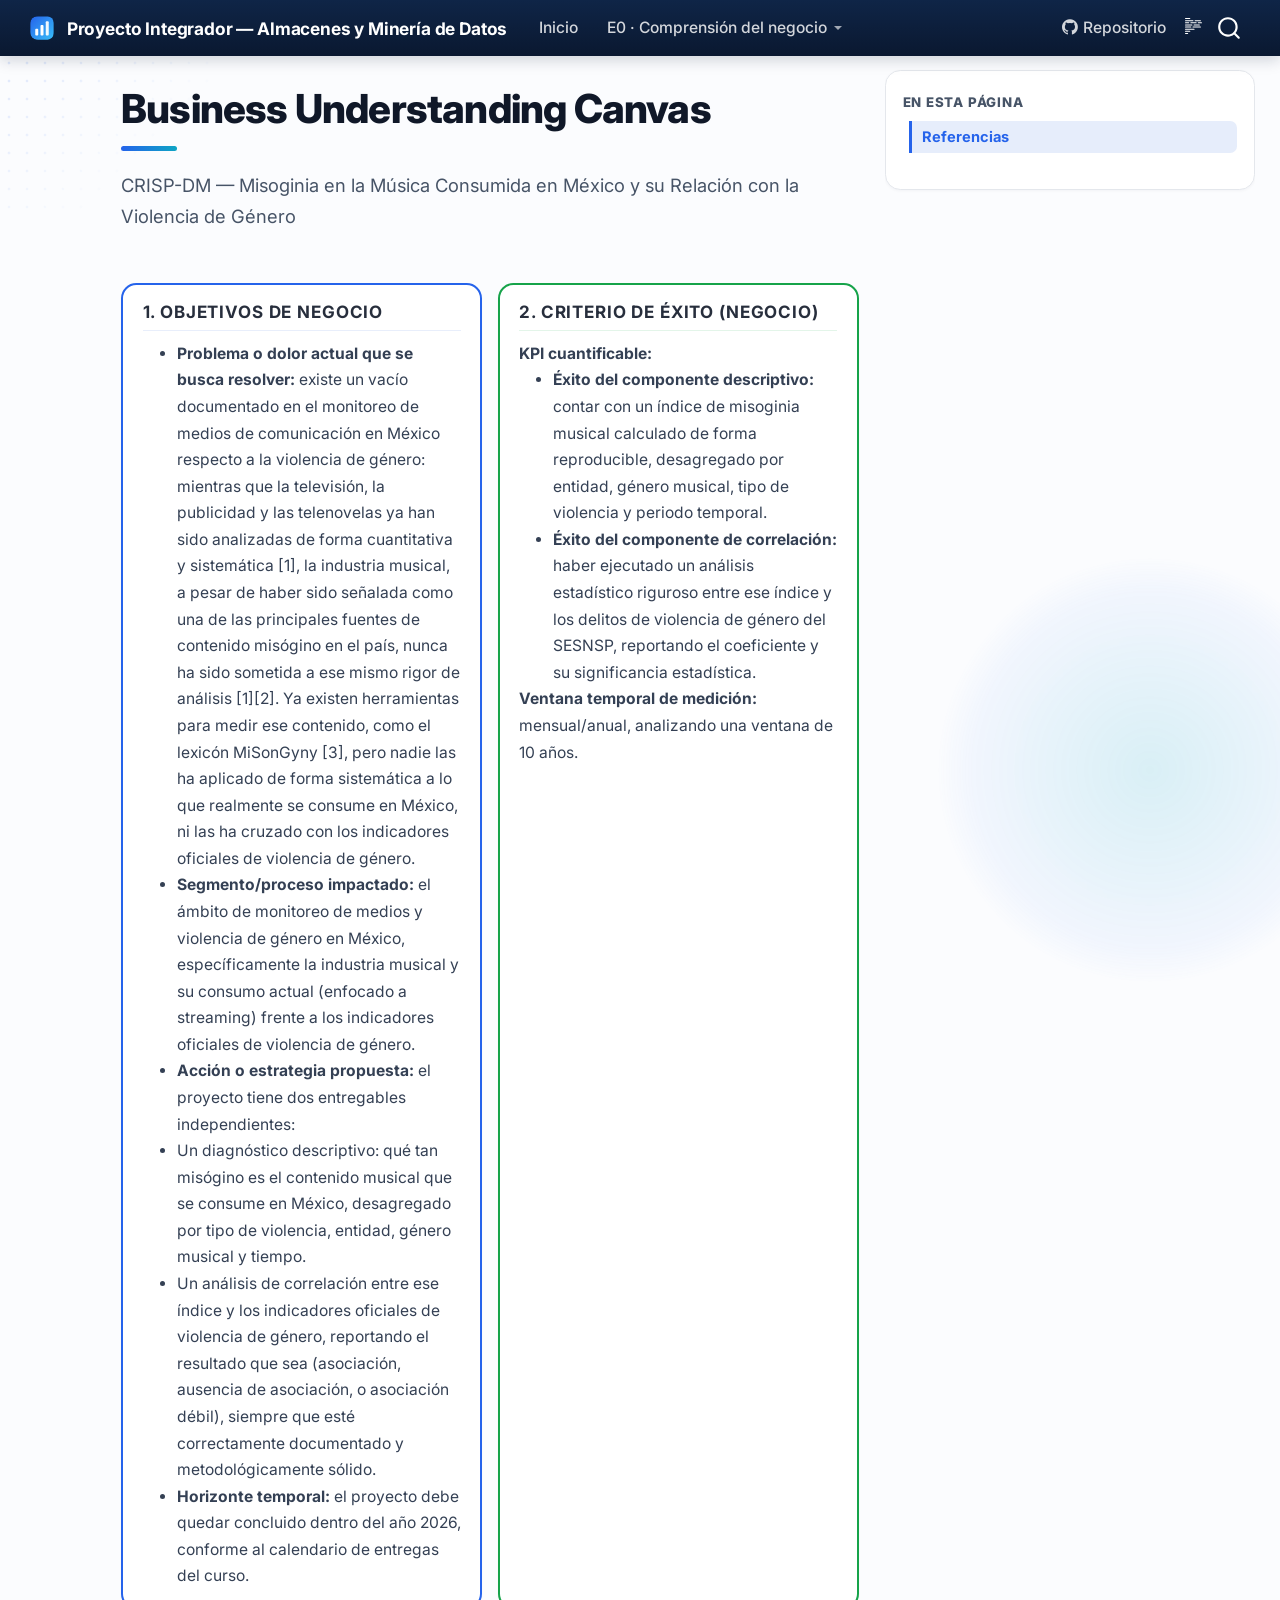
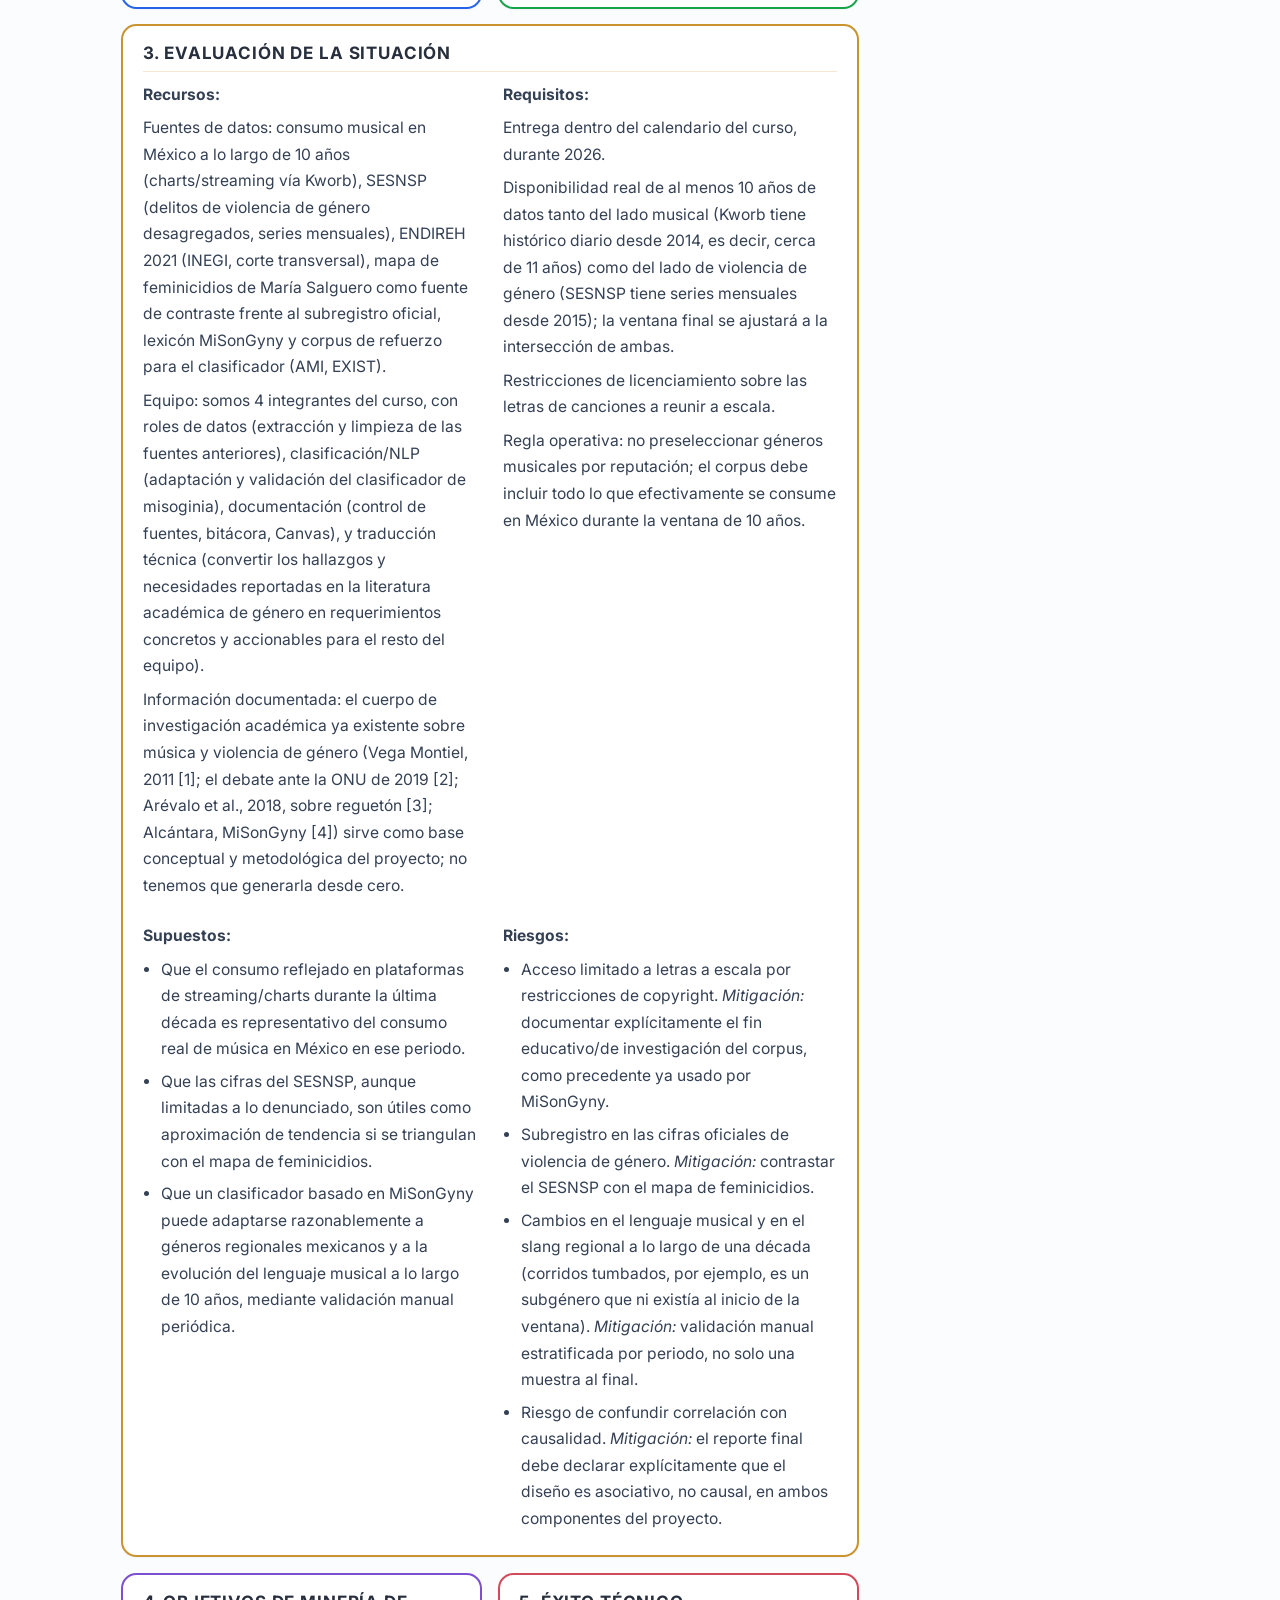
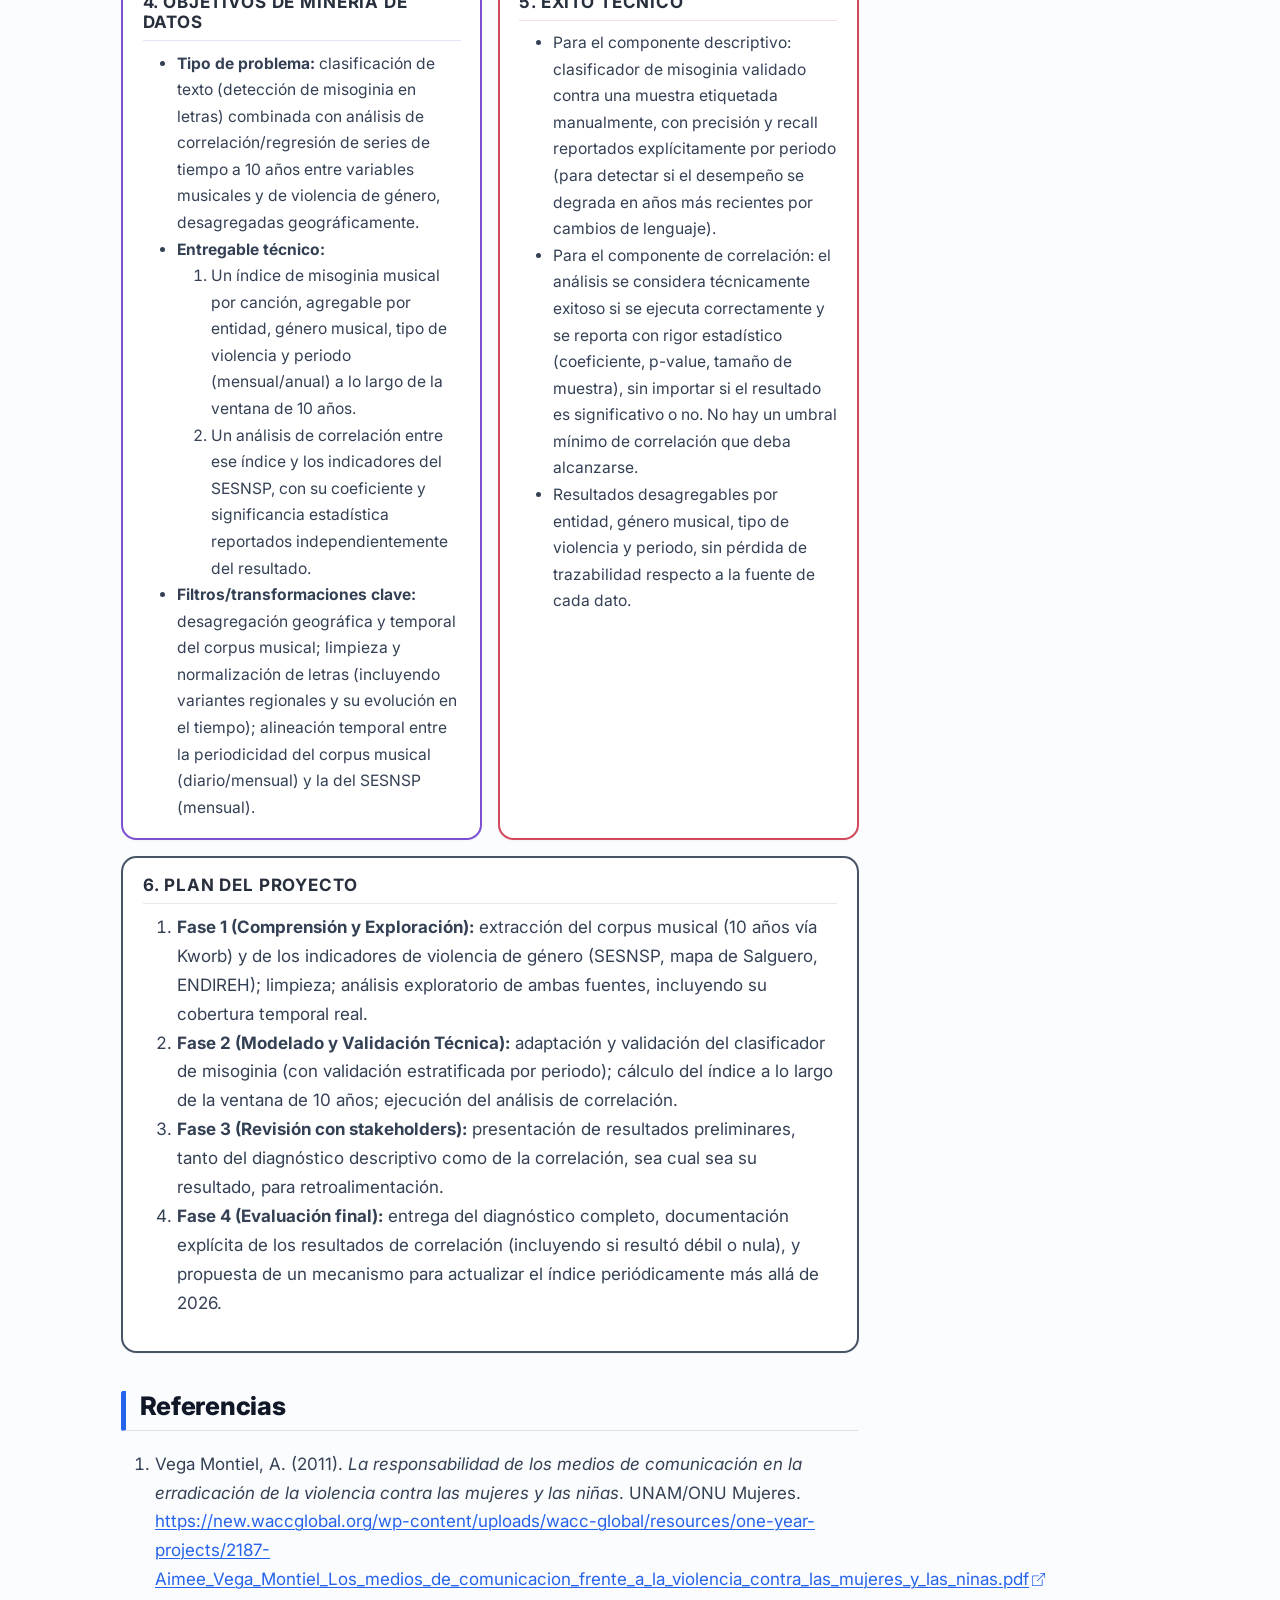
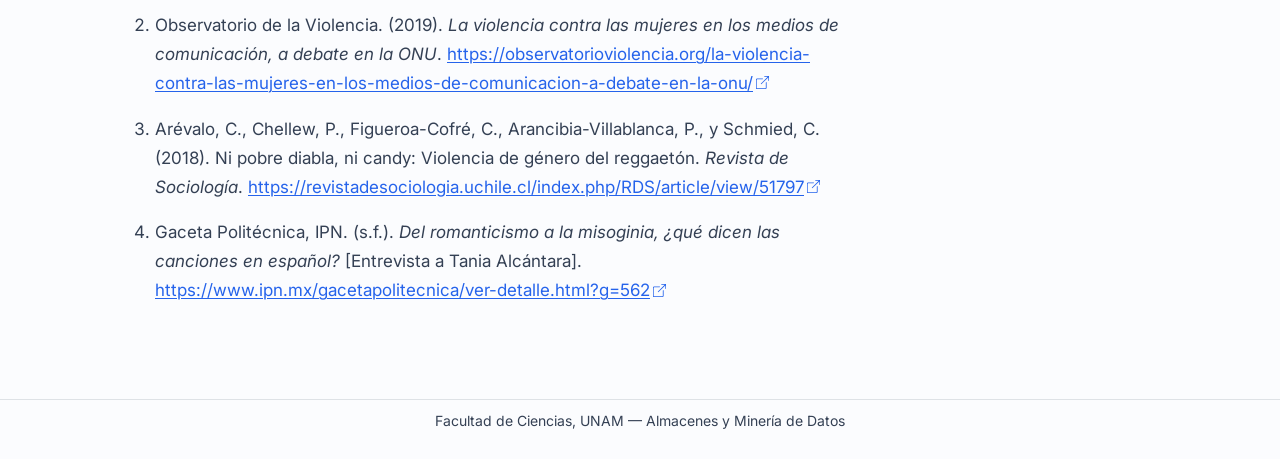
<file: docs/entregas/E0_comprension_negocio/canvas.html>
<!DOCTYPE html>
<html xmlns="http://www.w3.org/1999/xhtml" lang="en" xml:lang="en"><head>

<meta charset="utf-8">
<meta name="generator" content="quarto-1.10.18">

<meta name="viewport" content="width=device-width, initial-scale=1.0, user-scalable=yes">


<title>Business Understanding Canvas – Proyecto Integrador — Almacenes y Minería de Datos</title>
<style>
/* Default styles provided by pandoc.
** See https://pandoc.org/MANUAL.html#variables-for-html for config info.
*/
span.smallcaps{font-variant: small-caps;}
div.columns{display: flex; gap: 1.5em;}
div.column{flex: auto;}
@media screen {
div.columns{gap: min(4vw, 1.5em);}
div.column{overflow-x: auto;}
}
div.hanging-indent{margin-left: 1.5em; text-indent: -1.5em;}
ul.task-list{list-style: none;}
ul.task-list li input[type="checkbox"] {
  width: 0.8em;
  margin: 0 0.8em 0.2em -1em; /* quarto-specific, see https://github.com/quarto-dev/quarto-cli/issues/4556 */ 
  vertical-align: middle;
}
</style>


<script src="../../site_libs/quarto-nav/quarto-nav.js"></script>
<script src="../../site_libs/clipboard/clipboard.min.js"></script>
<script src="../../site_libs/quarto-search/autocomplete.umd.js"></script>
<script src="../../site_libs/quarto-search/fuse.min.js"></script>
<script src="../../site_libs/quarto-search/quarto-search.js"></script>
<meta name="quarto:offset" content="../../">
<script src="../../site_libs/quarto-html/quarto.js" type="module"></script>
<script src="../../site_libs/quarto-html/tabsets/tabsets.js" type="module"></script>
<script src="../../site_libs/quarto-html/popper.min.js"></script>
<script src="../../site_libs/quarto-html/tippy.umd.min.js"></script>
<script src="../../site_libs/quarto-html/anchor.min.js"></script>
<link href="../../site_libs/quarto-html/tippy.css" rel="stylesheet">
<link href="../../site_libs/quarto-html/quarto-syntax-highlighting-64a204ab8560d761af7679ceaba22944.css" rel="stylesheet" id="quarto-text-highlighting-styles">
<script src="../../site_libs/bootstrap/bootstrap.min.js"></script>
<link href="../../site_libs/bootstrap/bootstrap-icons.css" rel="stylesheet">
<link href="../../site_libs/bootstrap/bootstrap-ca0495cbf0b9bce0b7b33bf2b9083a47.min.css" rel="stylesheet" append-hash="true" id="quarto-bootstrap" data-mode="light">
<script id="quarto-search-options" type="application/json">{
  "location": "navbar",
  "copy-button": false,
  "collapse-after": 3,
  "panel-placement": "end",
  "type": "overlay",
  "limit": 50,
  "keyboard-shortcut": [
    "f",
    "/",
    "s"
  ],
  "language": {
    "search-no-results-text": "No results",
    "search-matching-documents-text": "matching documents",
    "search-copy-link-title": "Copy link to search",
    "search-hide-matches-text": "Hide additional matches",
    "search-more-match-text": "more match in this document",
    "search-more-matches-text": "more matches in this document",
    "search-clear-button-title": "Clear",
    "search-text-placeholder": "",
    "search-detached-cancel-button-title": "Cancel",
    "search-submit-button-title": "Submit",
    "search-label": "Search"
  }
}</script>
<style>html{ scroll-behavior: smooth; }</style>


</head>

<body class="nav-fixed quarto-light">

<div id="quarto-search-results"></div>
  <header id="quarto-header" class="headroom fixed-top">
    <nav class="navbar navbar-expand-lg " data-bs-theme="dark">
      <div class="navbar-container container-fluid">
      <div class="navbar-brand-container mx-auto">
    <a href="../../index.html" class="navbar-brand navbar-brand-logo">
    <img src="../../assets/logo.svg" alt="" class="navbar-logo light-content">
    <img src="../../assets/logo.svg" alt="" class="navbar-logo dark-content">
    </a>
    <a class="navbar-brand" href="../../index.html">
    <span class="navbar-title">Proyecto Integrador — Almacenes y Minería de Datos</span>
    </a>
  </div>
            <div id="quarto-search" class="" title="Search"></div>
          <button class="navbar-toggler" type="button" data-bs-toggle="collapse" data-bs-target="#navbarCollapse" aria-controls="navbarCollapse" role="menu" aria-expanded="false" aria-label="Toggle navigation" onclick="if (window.quartoToggleHeadroom) { window.quartoToggleHeadroom(); }">
  <span class="navbar-toggler-icon"></span>
</button>
          <div class="collapse navbar-collapse" id="navbarCollapse">
            <ul class="navbar-nav navbar-nav-scroll me-auto">
  <li class="nav-item">
    <a class="nav-link" href="../../index.html"> 
<span class="menu-text">Inicio</span></a>
  </li>  
  <li class="nav-item dropdown ">
    <a class="nav-link dropdown-toggle" href="#" id="nav-menu-e0-·-comprensión-del-negocio" role="link" data-bs-toggle="dropdown" aria-expanded="false">
 <span class="menu-text">E0 · Comprensión del negocio</span>
    </a>
    <ul class="dropdown-menu" aria-labelledby="nav-menu-e0-·-comprensión-del-negocio">    
        <li>
    <a class="dropdown-item" href="../../entregas/E0_comprension_negocio/bitacora.html">
 <span class="dropdown-text">Bitácora del stakeholder</span></a>
  </li>  
        <li>
    <a class="dropdown-item" href="../../entregas/E0_comprension_negocio/canvas.html">
 <span class="dropdown-text">Business Understanding Canvas</span></a>
  </li>  
        <li>
    <a class="dropdown-item" href="../../entregas/E0_comprension_negocio/preguntas.html">
 <span class="dropdown-text">Preguntas de investigación</span></a>
  </li>  
        <li>
    <a class="dropdown-item" href="../../entregas/E0_comprension_negocio/criterio_exito.html">
 <span class="dropdown-text">Criterio de éxito</span></a>
  </li>  
        <li>
    <a class="dropdown-item" href="../../entregas/E0_comprension_negocio/riesgos_supuestos.html">
 <span class="dropdown-text">Riesgos y supuestos</span></a>
  </li>  
        <li>
    <a class="dropdown-item" href="../../entregas/E0_comprension_negocio/uso_ia.html">
 <span class="dropdown-text">Uso de herramientas de IA</span></a>
  </li>  
    </ul>
  </li>
</ul>
            <ul class="navbar-nav navbar-nav-scroll ms-auto">
  <li class="nav-item">
    <a class="nav-link" href="https://github.com/jzarcoo/almacenes-mineria-proyecto"> <i class="bi bi-github" role="img">
</i> 
<span class="menu-text">Repositorio</span></a>
  </li>  
</ul>
          </div> <!-- /navcollapse -->
            <div class="quarto-navbar-tools">
  <a href="" class="quarto-reader-toggle quarto-navigation-tool px-1" onclick="window.quartoToggleReader(); return false;" title="Toggle reader mode">
  <div class="quarto-reader-toggle-btn">
  <i class="bi"></i>
  </div>
</a>
</div>
      </div> <!-- /container-fluid -->
    </nav>
</header>
<!-- content -->
<div id="quarto-content" class="quarto-container page-columns page-rows-contents page-layout-article page-navbar">
<!-- sidebar -->
<!-- margin-sidebar -->
    <div id="quarto-margin-sidebar" class="sidebar margin-sidebar">
        <nav id="TOC" role="doc-toc" class="toc-active">
    <h2 id="toc-title">En esta página</h2>
   
  <ul>
  <li><a href="#referencias" id="toc-referencias" class="nav-link active" data-scroll-target="#referencias">Referencias</a></li>
  </ul>
</nav>
    </div>
<!-- main -->
<main class="content" id="quarto-document-content">

<header id="title-block-header" class="quarto-title-block default">
<div class="quarto-title">
<h1 class="title">Business Understanding Canvas</h1>
<p class="subtitle lead">CRISP-DM — Misoginia en la Música Consumida en México y su Relación con la Violencia de Género</p>
</div>



<div class="quarto-title-meta">

    
  
    
  </div>
  


</header>


<div class="canvas-grid">
<section id="objetivos-de-negocio" class="level4 canvas-block canvas-block--blue canvas-span-2">
<h4 class="anchored" data-anchor-id="objetivos-de-negocio">1. Objetivos de Negocio</h4>
<ul>
<li>
<strong>Problema o dolor actual que se busca resolver:</strong> existe un vacío documentado en el monitoreo de medios de comunicación en México respecto a la violencia de género: mientras que la televisión, la publicidad y las telenovelas ya han sido analizadas de forma cuantitativa y sistemática [1], la industria musical, a pesar de haber sido señalada como una de las principales fuentes de contenido misógino en el país, nunca ha sido sometida a ese mismo rigor de análisis [1][2]. Ya existen herramientas para medir ese contenido, como el lexicón MiSonGyny [3], pero nadie las ha aplicado de forma sistemática a lo que realmente se consume en México, ni las ha cruzado con los indicadores oficiales de violencia de género.
</li>
<li>
<strong>Segmento/proceso impactado:</strong> el ámbito de monitoreo de medios y violencia de género en México, específicamente la industria musical y su consumo actual (enfocado a streaming) frente a los indicadores oficiales de violencia de género.
</li>
<li>
<strong>Acción o estrategia propuesta:</strong> el proyecto tiene dos entregables independientes:
</li>
<li>
Un diagnóstico descriptivo: qué tan misógino es el contenido musical que se consume en México, desagregado por tipo de violencia, entidad, género musical y tiempo.
</li>
<li>
Un análisis de correlación entre ese índice y los indicadores oficiales de violencia de género, reportando el resultado que sea (asociación, ausencia de asociación, o asociación débil), siempre que esté correctamente documentado y metodológicamente sólido.
</li>
<li>
<strong>Horizonte temporal:</strong> el proyecto debe quedar concluido dentro del año 2026, conforme al calendario de entregas del curso.
</li>
</ul>
</section>
<section id="criterio-de-éxito-negocio" class="level4 canvas-block canvas-block--green canvas-span-2">
<h4 class="anchored" data-anchor-id="criterio-de-éxito-negocio">2. Criterio de Éxito (Negocio)</h4>
<p>
<strong>KPI cuantificable:</strong>
</p>
<ul>
<li>
<strong>Éxito del componente descriptivo:</strong> contar con un índice de misoginia musical calculado de forma reproducible, desagregado por entidad, género musical, tipo de violencia y periodo temporal.
</li>
<li>
<strong>Éxito del componente de correlación:</strong> haber ejecutado un análisis estadístico riguroso entre ese índice y los delitos de violencia de género del SESNSP, reportando el coeficiente y su significancia estadística.
</li>
</ul>
<p>
<strong>Ventana temporal de medición:</strong> mensual/anual, analizando una ventana de 10 años.
</p>
</section>
<section id="evaluación-de-la-situación" class="level4 canvas-block canvas-block--amber canvas-span-4">
<h4 class="anchored" data-anchor-id="evaluación-de-la-situación">3. Evaluación de la Situación</h4>
<div class="canvas-inner-grid">
<div>
<p>
<strong>Recursos:</strong>
</p>
<p>
Fuentes de datos: consumo musical en México a lo largo de 10 años (charts/streaming vía Kworb), SESNSP (delitos de violencia de género desagregados, series mensuales), ENDIREH 2021 (INEGI, corte transversal), mapa de feminicidios de María Salguero como fuente de contraste frente al subregistro oficial, lexicón MiSonGyny y corpus de refuerzo para el clasificador (AMI, EXIST).
</p>
<p>
Equipo: somos 4 integrantes del curso, con roles de datos (extracción y limpieza de las fuentes anteriores), clasificación/NLP (adaptación y validación del clasificador de misoginia), documentación (control de fuentes, bitácora, Canvas), y traducción técnica (convertir los hallazgos y necesidades reportadas en la literatura académica de género en requerimientos concretos y accionables para el resto del equipo).
</p>
<p>
Información documentada: el cuerpo de investigación académica ya existente sobre música y violencia de género (Vega Montiel, 2011 [1]; el debate ante la ONU de 2019 [2]; Arévalo et al., 2018, sobre reguetón [3]; Alcántara, MiSonGyny [4]) sirve como base conceptual y metodológica del proyecto; no tenemos que generarla desde cero.
</p>
</div>
<div>
<p>
<strong>Requisitos:</strong>
</p>
<p>
Entrega dentro del calendario del curso, durante 2026.
</p>
<p>
Disponibilidad real de al menos 10 años de datos tanto del lado musical (Kworb tiene histórico diario desde 2014, es decir, cerca de 11 años) como del lado de violencia de género (SESNSP tiene series mensuales desde 2015); la ventana final se ajustará a la intersección de ambas.
</p>
<p>
Restricciones de licenciamiento sobre las letras de canciones a reunir a escala.
</p>
<p>
Regla operativa: no preseleccionar géneros musicales por reputación; el corpus debe incluir todo lo que efectivamente se consume en México durante la ventana de 10 años.
</p>
</div>
<div>
<p>
<strong>Supuestos:</strong>
</p>
<ul>
<li>
Que el consumo reflejado en plataformas de streaming/charts durante la última década es representativo del consumo real de música en México en ese periodo.
</li>
<li>
Que las cifras del SESNSP, aunque limitadas a lo denunciado, son útiles como aproximación de tendencia si se triangulan con el mapa de feminicidios.
</li>
<li>
Que un clasificador basado en MiSonGyny puede adaptarse razonablemente a géneros regionales mexicanos y a la evolución del lenguaje musical a lo largo de 10 años, mediante validación manual periódica.
</li>
</ul>
</div>
<div>
<p>
<strong>Riesgos:</strong>
</p>
<ul>
<li>
Acceso limitado a letras a escala por restricciones de copyright. <em>Mitigación:</em> documentar explícitamente el fin educativo/de investigación del corpus, como precedente ya usado por MiSonGyny.
</li>
<li>
Subregistro en las cifras oficiales de violencia de género. <em>Mitigación:</em> contrastar el SESNSP con el mapa de feminicidios.
</li>
<li>
Cambios en el lenguaje musical y en el slang regional a lo largo de una década (corridos tumbados, por ejemplo, es un subgénero que ni existía al inicio de la ventana). <em>Mitigación:</em> validación manual estratificada por periodo, no solo una muestra al final.
</li>
<li>
Riesgo de confundir correlación con causalidad. <em>Mitigación:</em> el reporte final debe declarar explícitamente que el diseño es asociativo, no causal, en ambos componentes del proyecto.
</li>
</ul>
</div>
</div>
</section>
<section id="objetivos-de-minería-de-datos" class="level4 canvas-block canvas-block--purple canvas-span-2">
<h4 class="anchored" data-anchor-id="objetivos-de-minería-de-datos">4. Objetivos de Minería de Datos</h4>
<ul>
<li>
<strong>Tipo de problema:</strong> clasificación de texto (detección de misoginia en letras) combinada con análisis de correlación/regresión de series de tiempo a 10 años entre variables musicales y de violencia de género, desagregadas geográficamente.
</li>
<li>
<strong>Entregable técnico:</strong>
<ol>
<li>
Un índice de misoginia musical por canción, agregable por entidad, género musical, tipo de violencia y periodo (mensual/anual) a lo largo de la ventana de 10 años.
</li>
<li>
Un análisis de correlación entre ese índice y los indicadores del SESNSP, con su coeficiente y significancia estadística reportados independientemente del resultado.
</li>
</ol>
</li>
<li>
<strong>Filtros/transformaciones clave:</strong> desagregación geográfica y temporal del corpus musical; limpieza y normalización de letras (incluyendo variantes regionales y su evolución en el tiempo); alineación temporal entre la periodicidad del corpus musical (diario/mensual) y la del SESNSP (mensual).
</li>
</ul>
</section>
<section id="éxito-técnico" class="level4 canvas-block canvas-block--red canvas-span-2">
<h4 class="anchored" data-anchor-id="éxito-técnico">5. Éxito Técnico</h4>
<ul>
<li>
Para el componente descriptivo: clasificador de misoginia validado contra una muestra etiquetada manualmente, con precisión y recall reportados explícitamente por periodo (para detectar si el desempeño se degrada en años más recientes por cambios de lenguaje).
</li>
<li>
Para el componente de correlación: el análisis se considera técnicamente exitoso si se ejecuta correctamente y se reporta con rigor estadístico (coeficiente, p-value, tamaño de muestra), sin importar si el resultado es significativo o no. No hay un umbral mínimo de correlación que deba alcanzarse.
</li>
<li>
Resultados desagregables por entidad, género musical, tipo de violencia y periodo, sin pérdida de trazabilidad respecto a la fuente de cada dato.
</li>
</ul>
</section>
<section id="plan-del-proyecto" class="level4 canvas-block canvas-block--slate canvas-span-4">
<h4 class="anchored" data-anchor-id="plan-del-proyecto">6. Plan del Proyecto</h4>
<ol>
<li>
<strong>Fase 1 (Comprensión y Exploración):</strong> extracción del corpus musical (10 años vía Kworb) y de los indicadores de violencia de género (SESNSP, mapa de Salguero, ENDIREH); limpieza; análisis exploratorio de ambas fuentes, incluyendo su cobertura temporal real.
</li>
<li>
<strong>Fase 2 (Modelado y Validación Técnica):</strong> adaptación y validación del clasificador de misoginia (con validación estratificada por periodo); cálculo del índice a lo largo de la ventana de 10 años; ejecución del análisis de correlación.
</li>
<li>
<strong>Fase 3 (Revisión con stakeholders):</strong> presentación de resultados preliminares, tanto del diagnóstico descriptivo como de la correlación, sea cual sea su resultado, para retroalimentación.
</li>
<li>
<strong>Fase 4 (Evaluación final):</strong> entrega del diagnóstico completo, documentación explícita de los resultados de correlación (incluyendo si resultó débil o nula), y propuesta de un mecanismo para actualizar el índice periódicamente más allá de 2026.
</li>
</ol>
</section>
</div>
<section id="referencias" class="level2">
<h2 class="anchored" data-anchor-id="referencias">Referencias</h2>
<ol type="1">
<li><p>Vega Montiel, A. (2011). <em>La responsabilidad de los medios de comunicación en la erradicación de la violencia contra las mujeres y las niñas</em>. UNAM/ONU Mujeres. <a href="https://new.waccglobal.org/wp-content/uploads/wacc-global/resources/one-year-projects/2187-Aimee_Vega_Montiel_Los_medios_de_comunicacion_frente_a_la_violencia_contra_las_mujeres_y_las_ninas.pdf" class="uri">https://new.waccglobal.org/wp-content/uploads/wacc-global/resources/one-year-projects/2187-Aimee_Vega_Montiel_Los_medios_de_comunicacion_frente_a_la_violencia_contra_las_mujeres_y_las_ninas.pdf</a></p></li>
<li><p>Observatorio de la Violencia. (2019). <em>La violencia contra las mujeres en los medios de comunicación, a debate en la ONU</em>. <a href="https://observatorioviolencia.org/la-violencia-contra-las-mujeres-en-los-medios-de-comunicacion-a-debate-en-la-onu/" class="uri">https://observatorioviolencia.org/la-violencia-contra-las-mujeres-en-los-medios-de-comunicacion-a-debate-en-la-onu/</a></p></li>
<li><p>Arévalo, C., Chellew, P., Figueroa-Cofré, C., Arancibia-Villablanca, P., y Schmied, C. (2018). Ni pobre diabla, ni candy: Violencia de género del reggaetón. <em>Revista de Sociología</em>. <a href="https://revistadesociologia.uchile.cl/index.php/RDS/article/view/51797" class="uri">https://revistadesociologia.uchile.cl/index.php/RDS/article/view/51797</a></p></li>
<li><p>Gaceta Politécnica, IPN. (s.f.). <em>Del romanticismo a la misoginia, ¿qué dicen las canciones en español?</em> [Entrevista a Tania Alcántara]. <a href="https://www.ipn.mx/gacetapolitecnica/ver-detalle.html?g=562" class="uri">https://www.ipn.mx/gacetapolitecnica/ver-detalle.html?g=562</a></p></li>
</ol>


</section>

<a onclick="window.scrollTo(0, 0); return false;" role="button" id="quarto-back-to-top"><i class="bi bi-arrow-up"></i> Back to top</a></main> <!-- /main -->
<script>
document.addEventListener("DOMContentLoaded", function () {
  // Envuelve las tablas en un contenedor con scroll horizontal en pantallas
  // angostas. No modifica ningún texto ni dato de las tablas.
  document.querySelectorAll("main.content table").forEach(function (table) {
    if (table.closest(".table-responsive")) return;
    var wrapper = document.createElement("div");
    wrapper.className = "table-responsive";
    table.parentNode.insertBefore(wrapper, table);
    wrapper.appendChild(table);
  });
});
</script>
<script id="quarto-html-after-body" type="application/javascript">
  window.document.addEventListener("DOMContentLoaded", function (event) {
    const icon = "";
    const anchorJS = new window.AnchorJS();
    anchorJS.options = {
      placement: 'right',
      icon: icon
    };
    anchorJS.add('.anchored');
    const isCodeAnnotation = (el) => {
      for (const clz of el.classList) {
        if (clz.startsWith('code-annotation-')) {                     
          return true;
        }
      }
      return false;
    }
    const onCopySuccess = function(e) {
      // button target
      const button = e.trigger;
      // don't keep focus
      button.blur();
      // flash "checked"
      button.classList.add('code-copy-button-checked');
      var currentTitle = button.getAttribute("title");
      button.setAttribute("title", "Copied!");
      let tooltip;
      if (window.bootstrap) {
        button.setAttribute("data-bs-toggle", "tooltip");
        button.setAttribute("data-bs-placement", "left");
        button.setAttribute("data-bs-title", "Copied!");
        tooltip = new bootstrap.Tooltip(button, 
          { trigger: "manual", 
            customClass: "code-copy-button-tooltip",
            offset: [0, -8]});
        tooltip.show();    
      }
      setTimeout(function() {
        if (tooltip) {
          tooltip.hide();
          button.removeAttribute("data-bs-title");
          button.removeAttribute("data-bs-toggle");
          button.removeAttribute("data-bs-placement");
        }
        button.setAttribute("title", currentTitle);
        button.classList.remove('code-copy-button-checked');
      }, 1000);
      // clear code selection
      e.clearSelection();
    }
    const getTextToCopy = function(trigger) {
      const outerScaffold = trigger.parentElement.cloneNode(true);
      const codeEl = outerScaffold.querySelector('code');
      for (const childEl of codeEl.children) {
        if (isCodeAnnotation(childEl)) {
          childEl.remove();
        }
      }
      return codeEl.innerText;
    }
    const clipboard = new window.ClipboardJS('.code-copy-button:not([data-in-quarto-modal])', {
      text: getTextToCopy
    });
    clipboard.on('success', onCopySuccess);
    if (window.document.getElementById('quarto-embedded-source-code-modal')) {
      const clipboardModal = new window.ClipboardJS('.code-copy-button[data-in-quarto-modal]', {
        text: getTextToCopy,
        container: window.document.getElementById('quarto-embedded-source-code-modal')
      });
      clipboardModal.on('success', onCopySuccess);
    }
      var localhostRegex = new RegExp(/^(?:http|https):\/\/localhost\:?[0-9]*\//);
      var mailtoRegex = new RegExp(/^mailto:/);
        var filterRegex = new RegExp("https:\/\/jzarcoo\.github\.io\/almacenes-mineria-proyecto\/");
      var isInternal = (href) => {
          return filterRegex.test(href) || localhostRegex.test(href) || mailtoRegex.test(href);
      }
      // Inspect non-navigation links and adorn them if external
     var links = window.document.querySelectorAll('a[href]:not(.nav-link):not(.navbar-brand):not(.toc-action):not(.sidebar-link):not(.sidebar-item-toggle):not(.pagination-link):not(.no-external):not([aria-hidden]):not(.dropdown-item):not(.quarto-navigation-tool):not(.about-link)');
      for (var i=0; i<links.length; i++) {
        const link = links[i];
        if (!isInternal(link.href)) {
          // undo the damage that might have been done by quarto-nav.js in the case of
          // links that we want to consider external
          if (link.dataset.originalHref !== undefined) {
            link.href = link.dataset.originalHref;
          }
            // target, if specified
            link.setAttribute("target", "_blank");
            if (link.getAttribute("rel") === null) {
              link.setAttribute("rel", "noopener");
            }
            // default icon
            link.classList.add("external");
        }
      }
    function tippyHover(el, contentFn, onTriggerFn, onUntriggerFn) {
      const config = {
        allowHTML: true,
        maxWidth: 500,
        delay: 100,
        arrow: false,
        appendTo: function(el) {
            return el.parentElement;
        },
        interactive: true,
        interactiveBorder: 10,
        theme: 'quarto',
        placement: 'bottom-start',
      };
      if (contentFn) {
        config.content = contentFn;
      }
      if (onTriggerFn) {
        config.onTrigger = onTriggerFn;
      }
      if (onUntriggerFn) {
        config.onUntrigger = onUntriggerFn;
      }
      window.tippy(el, config); 
    }
    const noterefs = window.document.querySelectorAll('a[role="doc-noteref"]');
    for (var i=0; i<noterefs.length; i++) {
      const ref = noterefs[i];
      tippyHover(ref, function() {
        // use id or data attribute instead here
        let href = ref.getAttribute('data-footnote-href') || ref.getAttribute('href');
        try { href = new URL(href).hash; } catch {}
        const id = href.replace(/^#\/?/, "");
        const note = window.document.getElementById(id);
        if (note) {
          return note.innerHTML;
        } else {
          return "";
        }
      });
    }
    const xrefs = window.document.querySelectorAll('a.quarto-xref');
    const processXRef = (id, note) => {
      // Strip column container classes
      const stripColumnClz = (el) => {
        el.classList.remove("page-full", "page-columns");
        if (el.children) {
          for (const child of el.children) {
            stripColumnClz(child);
          }
        }
      }
      stripColumnClz(note)
      if (id === null || id.startsWith('sec-')) {
        // Special case sections, only their first couple elements
        const container = document.createElement("div");
        if (note.children && note.children.length > 2) {
          container.appendChild(note.children[0].cloneNode(true));
          for (let i = 1; i < note.children.length; i++) {
            const child = note.children[i];
            if (child.tagName === "P" && child.innerText === "") {
              continue;
            } else {
              container.appendChild(child.cloneNode(true));
              break;
            }
          }
          if (window.Quarto?.typesetMath) {
            window.Quarto.typesetMath(container);
          }
          return container.innerHTML
        } else {
          if (window.Quarto?.typesetMath) {
            window.Quarto.typesetMath(note);
          }
          return note.innerHTML;
        }
      } else {
        // Remove any anchor links if they are present
        const anchorLink = note.querySelector('a.anchorjs-link');
        if (anchorLink) {
          anchorLink.remove();
        }
        if (window.Quarto?.typesetMath) {
          window.Quarto.typesetMath(note);
        }
        if (note.classList.contains("callout")) {
          return note.outerHTML;
        } else {
          return note.innerHTML;
        }
      }
    }
    for (var i=0; i<xrefs.length; i++) {
      const xref = xrefs[i];
      tippyHover(xref, undefined, function(instance) {
        instance.disable();
        let url = xref.getAttribute('href');
        let hash = undefined; 
        if (url.startsWith('#')) {
          hash = url;
        } else {
          try { hash = new URL(url).hash; } catch {}
        }
        if (hash) {
          const id = hash.replace(/^#\/?/, "");
          const note = window.document.getElementById(id);
          if (note !== null) {
            try {
              const html = processXRef(id, note.cloneNode(true));
              instance.setContent(html);
            } finally {
              instance.enable();
              instance.show();
            }
          } else {
            // See if we can fetch this
            fetch(url.split('#')[0])
            .then(res => res.text())
            .then(html => {
              const parser = new DOMParser();
              const htmlDoc = parser.parseFromString(html, "text/html");
              const note = htmlDoc.getElementById(id);
              if (note !== null) {
                const html = processXRef(id, note);
                instance.setContent(html);
              } 
            }).finally(() => {
              instance.enable();
              instance.show();
            });
          }
        } else {
          // See if we can fetch a full url (with no hash to target)
          // This is a special case and we should probably do some content thinning / targeting
          fetch(url)
          .then(res => res.text())
          .then(html => {
            const parser = new DOMParser();
            const htmlDoc = parser.parseFromString(html, "text/html");
            const note = htmlDoc.querySelector('main.content');
            if (note !== null) {
              // This should only happen for chapter cross references
              // (since there is no id in the URL)
              // remove the first header
              if (note.children.length > 0 && note.children[0].tagName === "HEADER") {
                note.children[0].remove();
              }
              const html = processXRef(null, note);
              instance.setContent(html);
            } 
          }).finally(() => {
            instance.enable();
            instance.show();
          });
        }
      }, function(instance) {
      });
    }
        let selectedAnnoteEl;
        const selectorForAnnotation = ( cell, annotation) => {
          let cellAttr = 'data-code-cell="' + cell + '"';
          let lineAttr = 'data-code-annotation="' +  annotation + '"';
          const selector = 'span[' + cellAttr + '][' + lineAttr + ']';
          return selector;
        }
        const selectCodeLines = (annoteEl) => {
          const doc = window.document;
          const targetCell = annoteEl.getAttribute("data-target-cell");
          const targetAnnotation = annoteEl.getAttribute("data-target-annotation");
          const annoteSpan = window.document.querySelector(selectorForAnnotation(targetCell, targetAnnotation));
          const lines = annoteSpan.getAttribute("data-code-lines").split(",");
          const lineIds = lines.map((line) => {
            return targetCell + "-" + line;
          })
          let top = null;
          let height = null;
          let parent = null;
          if (lineIds.length > 0) {
              //compute the position of the single el (top and bottom and make a div)
              const el = window.document.getElementById(lineIds[0]);
              top = el.offsetTop;
              height = el.offsetHeight;
              parent = el.parentElement.parentElement;
            if (lineIds.length > 1) {
              const lastEl = window.document.getElementById(lineIds[lineIds.length - 1]);
              const bottom = lastEl.offsetTop + lastEl.offsetHeight;
              height = bottom - top;
            }
            if (top !== null && height !== null && parent !== null) {
              // cook up a div (if necessary) and position it 
              let div = window.document.getElementById("code-annotation-line-highlight");
              if (div === null) {
                div = window.document.createElement("div");
                div.setAttribute("id", "code-annotation-line-highlight");
                div.style.position = 'absolute';
                parent.appendChild(div);
              }
              div.style.top = top - 2 + "px";
              div.style.height = height + 4 + "px";
              div.style.left = 0;
              let gutterDiv = window.document.getElementById("code-annotation-line-highlight-gutter");
              if (gutterDiv === null) {
                gutterDiv = window.document.createElement("div");
                gutterDiv.setAttribute("id", "code-annotation-line-highlight-gutter");
                gutterDiv.style.position = 'absolute';
                const codeCell = window.document.getElementById(targetCell);
                const gutter = codeCell.querySelector('.code-annotation-gutter');
                gutter.appendChild(gutterDiv);
              }
              gutterDiv.style.top = top - 2 + "px";
              gutterDiv.style.height = height + 4 + "px";
            }
            selectedAnnoteEl = annoteEl;
          }
        };
        const unselectCodeLines = () => {
          const elementsIds = ["code-annotation-line-highlight", "code-annotation-line-highlight-gutter"];
          elementsIds.forEach((elId) => {
            const div = window.document.getElementById(elId);
            if (div) {
              div.remove();
            }
          });
          selectedAnnoteEl = undefined;
        };
          // Handle positioning of the toggle
      window.addEventListener(
        "resize",
        throttle(() => {
          elRect = undefined;
          if (selectedAnnoteEl) {
            selectCodeLines(selectedAnnoteEl);
          }
        }, 10)
      );
      function throttle(fn, ms) {
      let throttle = false;
      let timer;
        return (...args) => {
          if(!throttle) { // first call gets through
              fn.apply(this, args);
              throttle = true;
          } else { // all the others get throttled
              if(timer) clearTimeout(timer); // cancel #2
              timer = setTimeout(() => {
                fn.apply(this, args);
                timer = throttle = false;
              }, ms);
          }
        };
      }
        // Attach click handler to the DT
        const annoteDls = window.document.querySelectorAll('dt[data-target-cell]');
        for (const annoteDlNode of annoteDls) {
          annoteDlNode.addEventListener('click', (event) => {
            const clickedEl = event.target;
            if (clickedEl !== selectedAnnoteEl) {
              unselectCodeLines();
              const activeEl = window.document.querySelector('dt[data-target-cell].code-annotation-active');
              if (activeEl) {
                activeEl.classList.remove('code-annotation-active');
              }
              selectCodeLines(clickedEl);
              clickedEl.classList.add('code-annotation-active');
            } else {
              // Unselect the line
              unselectCodeLines();
              clickedEl.classList.remove('code-annotation-active');
            }
          });
        }
    const findCites = (el) => {
      const parentEl = el.parentElement;
      if (parentEl) {
        const cites = parentEl.dataset.cites;
        if (cites) {
          return {
            el,
            cites: cites.split(' ')
          };
        } else {
          return findCites(el.parentElement)
        }
      } else {
        return undefined;
      }
    };
    var bibliorefs = window.document.querySelectorAll('a[role="doc-biblioref"]');
    for (var i=0; i<bibliorefs.length; i++) {
      const ref = bibliorefs[i];
      const citeInfo = findCites(ref);
      if (citeInfo) {
        tippyHover(citeInfo.el, function() {
          var popup = window.document.createElement('div');
          citeInfo.cites.forEach(function(cite) {
            var citeDiv = window.document.createElement('div');
            citeDiv.classList.add('hanging-indent');
            citeDiv.classList.add('csl-entry');
            var biblioDiv = window.document.getElementById('ref-' + cite);
            if (biblioDiv) {
              citeDiv.innerHTML = biblioDiv.innerHTML;
            }
            popup.appendChild(citeDiv);
          });
          return popup.innerHTML;
        });
      }
    }
  });
  </script>
</div> <!-- /content -->
<footer class="footer">
  <div class="nav-footer">
    <div class="nav-footer-left">
      &nbsp;
    </div>   
    <div class="nav-footer-center">
<p>Facultad de Ciencias, UNAM — Almacenes y Minería de Datos</p>
</div>
    <div class="nav-footer-right">
      &nbsp;
    </div>
  </div>
</footer>




<script src="../../site_libs/quarto-html/zenscroll-min.js"></script>
</body></html>
</file>
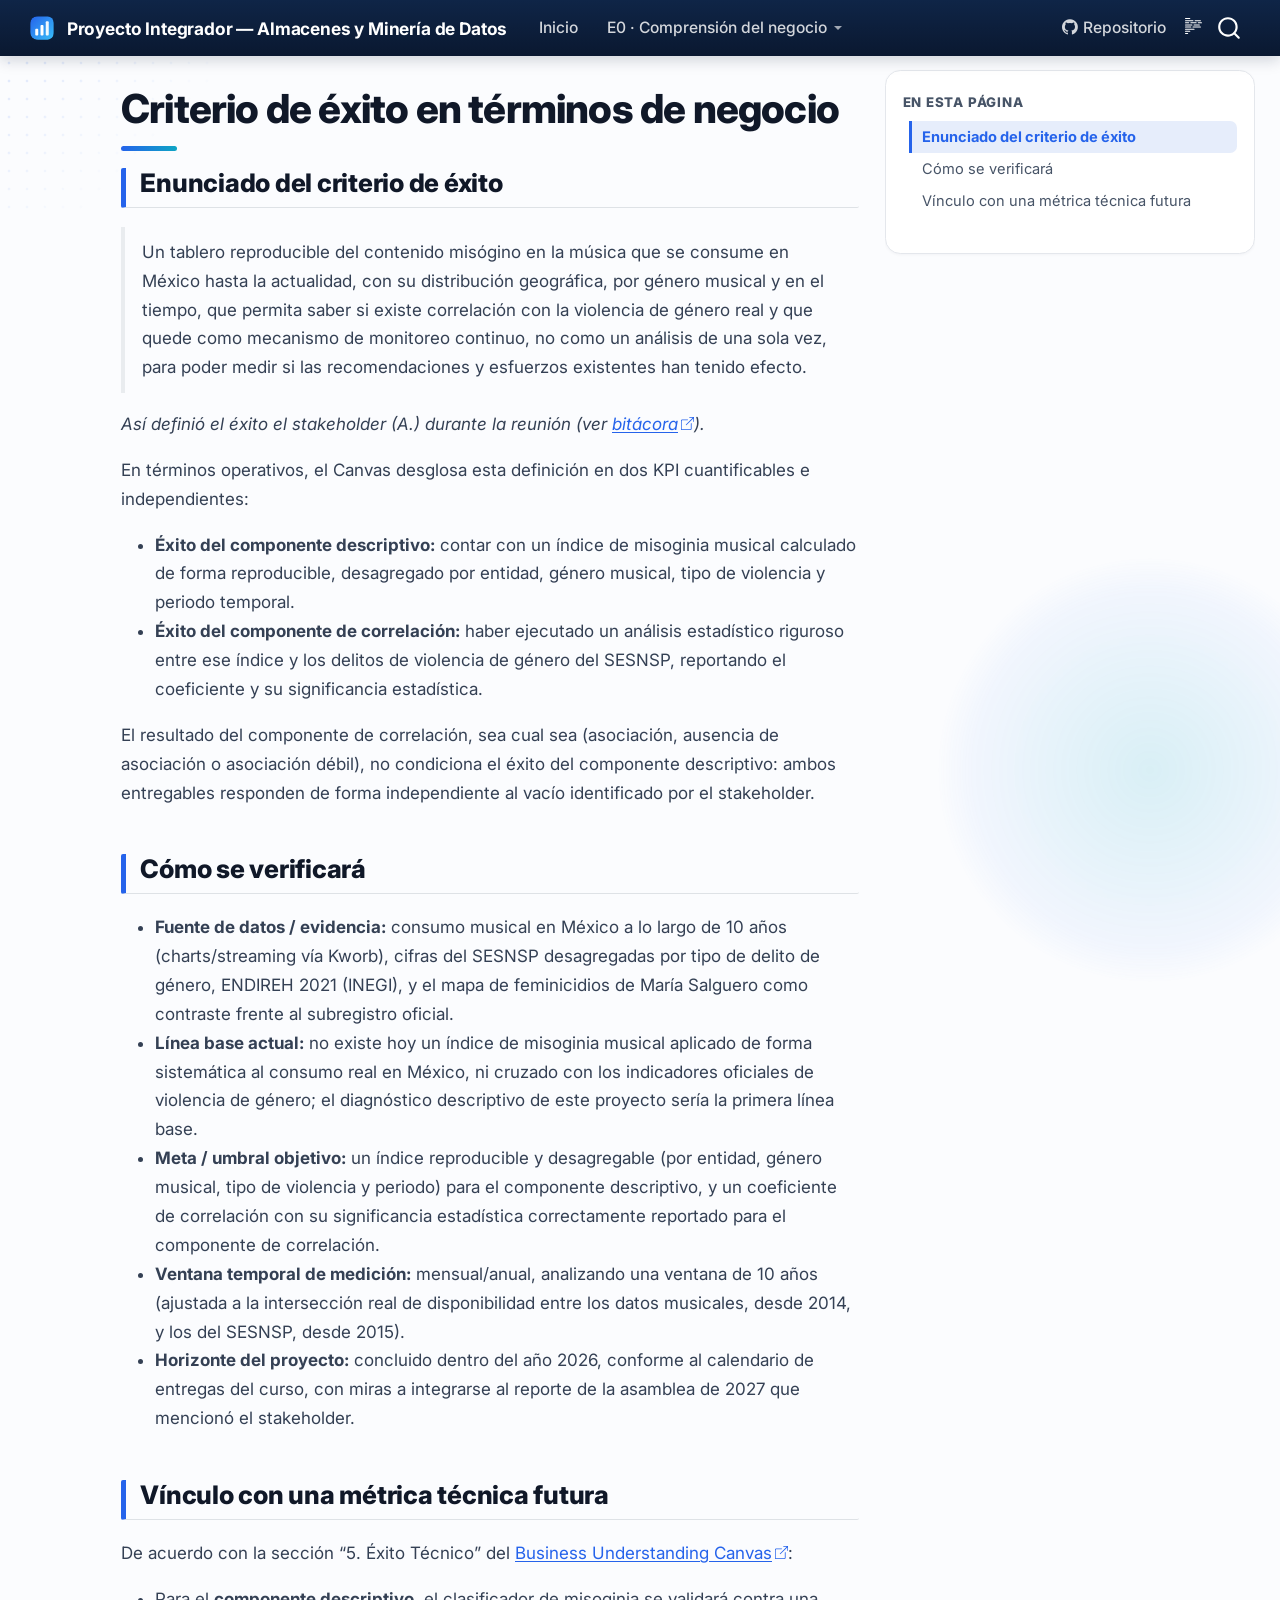
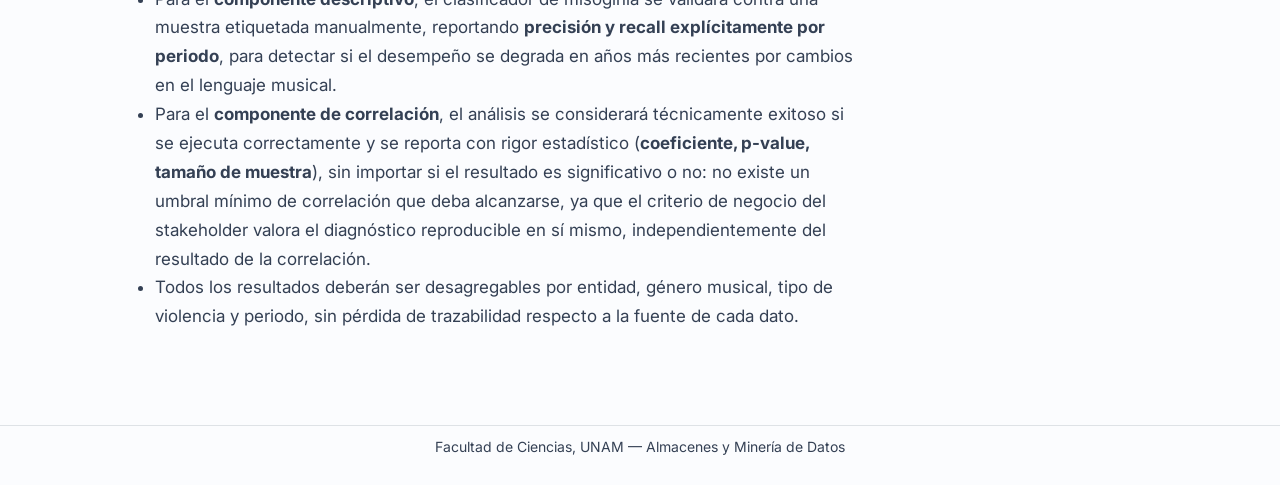
<file: docs/entregas/E0_comprension_negocio/criterio_exito.html>
<!DOCTYPE html>
<html xmlns="http://www.w3.org/1999/xhtml" lang="en" xml:lang="en"><head>

<meta charset="utf-8">
<meta name="generator" content="quarto-1.10.18">

<meta name="viewport" content="width=device-width, initial-scale=1.0, user-scalable=yes">


<title>Criterio de éxito en términos de negocio – Proyecto Integrador — Almacenes y Minería de Datos</title>
<style>
/* Default styles provided by pandoc.
** See https://pandoc.org/MANUAL.html#variables-for-html for config info.
*/
span.smallcaps{font-variant: small-caps;}
div.columns{display: flex; gap: 1.5em;}
div.column{flex: auto;}
@media screen {
div.columns{gap: min(4vw, 1.5em);}
div.column{overflow-x: auto;}
}
div.hanging-indent{margin-left: 1.5em; text-indent: -1.5em;}
ul.task-list{list-style: none;}
ul.task-list li input[type="checkbox"] {
  width: 0.8em;
  margin: 0 0.8em 0.2em -1em; /* quarto-specific, see https://github.com/quarto-dev/quarto-cli/issues/4556 */ 
  vertical-align: middle;
}
</style>


<script src="../../site_libs/quarto-nav/quarto-nav.js"></script>
<script src="../../site_libs/clipboard/clipboard.min.js"></script>
<script src="../../site_libs/quarto-search/autocomplete.umd.js"></script>
<script src="../../site_libs/quarto-search/fuse.min.js"></script>
<script src="../../site_libs/quarto-search/quarto-search.js"></script>
<meta name="quarto:offset" content="../../">
<script src="../../site_libs/quarto-html/quarto.js" type="module"></script>
<script src="../../site_libs/quarto-html/tabsets/tabsets.js" type="module"></script>
<script src="../../site_libs/quarto-html/popper.min.js"></script>
<script src="../../site_libs/quarto-html/tippy.umd.min.js"></script>
<script src="../../site_libs/quarto-html/anchor.min.js"></script>
<link href="../../site_libs/quarto-html/tippy.css" rel="stylesheet">
<link href="../../site_libs/quarto-html/quarto-syntax-highlighting-64a204ab8560d761af7679ceaba22944.css" rel="stylesheet" id="quarto-text-highlighting-styles">
<script src="../../site_libs/bootstrap/bootstrap.min.js"></script>
<link href="../../site_libs/bootstrap/bootstrap-icons.css" rel="stylesheet">
<link href="../../site_libs/bootstrap/bootstrap-ca0495cbf0b9bce0b7b33bf2b9083a47.min.css" rel="stylesheet" append-hash="true" id="quarto-bootstrap" data-mode="light">
<script id="quarto-search-options" type="application/json">{
  "location": "navbar",
  "copy-button": false,
  "collapse-after": 3,
  "panel-placement": "end",
  "type": "overlay",
  "limit": 50,
  "keyboard-shortcut": [
    "f",
    "/",
    "s"
  ],
  "language": {
    "search-no-results-text": "No results",
    "search-matching-documents-text": "matching documents",
    "search-copy-link-title": "Copy link to search",
    "search-hide-matches-text": "Hide additional matches",
    "search-more-match-text": "more match in this document",
    "search-more-matches-text": "more matches in this document",
    "search-clear-button-title": "Clear",
    "search-text-placeholder": "",
    "search-detached-cancel-button-title": "Cancel",
    "search-submit-button-title": "Submit",
    "search-label": "Search"
  }
}</script>
<style>html{ scroll-behavior: smooth; }</style>


</head>

<body class="nav-fixed quarto-light">

<div id="quarto-search-results"></div>
  <header id="quarto-header" class="headroom fixed-top">
    <nav class="navbar navbar-expand-lg " data-bs-theme="dark">
      <div class="navbar-container container-fluid">
      <div class="navbar-brand-container mx-auto">
    <a href="../../index.html" class="navbar-brand navbar-brand-logo">
    <img src="../../assets/logo.svg" alt="" class="navbar-logo light-content">
    <img src="../../assets/logo.svg" alt="" class="navbar-logo dark-content">
    </a>
    <a class="navbar-brand" href="../../index.html">
    <span class="navbar-title">Proyecto Integrador — Almacenes y Minería de Datos</span>
    </a>
  </div>
            <div id="quarto-search" class="" title="Search"></div>
          <button class="navbar-toggler" type="button" data-bs-toggle="collapse" data-bs-target="#navbarCollapse" aria-controls="navbarCollapse" role="menu" aria-expanded="false" aria-label="Toggle navigation" onclick="if (window.quartoToggleHeadroom) { window.quartoToggleHeadroom(); }">
  <span class="navbar-toggler-icon"></span>
</button>
          <div class="collapse navbar-collapse" id="navbarCollapse">
            <ul class="navbar-nav navbar-nav-scroll me-auto">
  <li class="nav-item">
    <a class="nav-link" href="../../index.html"> 
<span class="menu-text">Inicio</span></a>
  </li>  
  <li class="nav-item dropdown ">
    <a class="nav-link dropdown-toggle" href="#" id="nav-menu-e0-·-comprensión-del-negocio" role="link" data-bs-toggle="dropdown" aria-expanded="false">
 <span class="menu-text">E0 · Comprensión del negocio</span>
    </a>
    <ul class="dropdown-menu" aria-labelledby="nav-menu-e0-·-comprensión-del-negocio">    
        <li>
    <a class="dropdown-item" href="../../entregas/E0_comprension_negocio/bitacora.html">
 <span class="dropdown-text">Bitácora del stakeholder</span></a>
  </li>  
        <li>
    <a class="dropdown-item" href="../../entregas/E0_comprension_negocio/canvas.html">
 <span class="dropdown-text">Business Understanding Canvas</span></a>
  </li>  
        <li>
    <a class="dropdown-item" href="../../entregas/E0_comprension_negocio/preguntas.html">
 <span class="dropdown-text">Preguntas de investigación</span></a>
  </li>  
        <li>
    <a class="dropdown-item" href="../../entregas/E0_comprension_negocio/criterio_exito.html">
 <span class="dropdown-text">Criterio de éxito</span></a>
  </li>  
        <li>
    <a class="dropdown-item" href="../../entregas/E0_comprension_negocio/riesgos_supuestos.html">
 <span class="dropdown-text">Riesgos y supuestos</span></a>
  </li>  
        <li>
    <a class="dropdown-item" href="../../entregas/E0_comprension_negocio/uso_ia.html">
 <span class="dropdown-text">Uso de herramientas de IA</span></a>
  </li>  
    </ul>
  </li>
</ul>
            <ul class="navbar-nav navbar-nav-scroll ms-auto">
  <li class="nav-item">
    <a class="nav-link" href="https://github.com/jzarcoo/almacenes-mineria-proyecto"> <i class="bi bi-github" role="img">
</i> 
<span class="menu-text">Repositorio</span></a>
  </li>  
</ul>
          </div> <!-- /navcollapse -->
            <div class="quarto-navbar-tools">
  <a href="" class="quarto-reader-toggle quarto-navigation-tool px-1" onclick="window.quartoToggleReader(); return false;" title="Toggle reader mode">
  <div class="quarto-reader-toggle-btn">
  <i class="bi"></i>
  </div>
</a>
</div>
      </div> <!-- /container-fluid -->
    </nav>
</header>
<!-- content -->
<div id="quarto-content" class="quarto-container page-columns page-rows-contents page-layout-article page-navbar">
<!-- sidebar -->
<!-- margin-sidebar -->
    <div id="quarto-margin-sidebar" class="sidebar margin-sidebar">
        <nav id="TOC" role="doc-toc" class="toc-active">
    <h2 id="toc-title">En esta página</h2>
   
  <ul>
  <li><a href="#enunciado-del-criterio-de-éxito" id="toc-enunciado-del-criterio-de-éxito" class="nav-link active" data-scroll-target="#enunciado-del-criterio-de-éxito">Enunciado del criterio de éxito</a></li>
  <li><a href="#cómo-se-verificará" id="toc-cómo-se-verificará" class="nav-link" data-scroll-target="#cómo-se-verificará">Cómo se verificará</a></li>
  <li><a href="#vínculo-con-una-métrica-técnica-futura" id="toc-vínculo-con-una-métrica-técnica-futura" class="nav-link" data-scroll-target="#vínculo-con-una-métrica-técnica-futura">Vínculo con una métrica técnica futura</a></li>
  </ul>
</nav>
    </div>
<!-- main -->
<main class="content" id="quarto-document-content">

<header id="title-block-header" class="quarto-title-block default">
<div class="quarto-title">
<h1 class="title">Criterio de éxito en términos de negocio</h1>
</div>



<div class="quarto-title-meta">

    
  
    
  </div>
  


</header>


<section id="enunciado-del-criterio-de-éxito" class="level2">
<h2 class="anchored" data-anchor-id="enunciado-del-criterio-de-éxito">Enunciado del criterio de éxito</h2>
<blockquote class="blockquote">
<p>Un tablero reproducible del contenido misógino en la música que se consume en México hasta la actualidad, con su distribución geográfica, por género musical y en el tiempo, que permita saber si existe correlación con la violencia de género real y que quede como mecanismo de monitoreo continuo, no como un análisis de una sola vez, para poder medir si las recomendaciones y esfuerzos existentes han tenido efecto.</p>
</blockquote>
<p><em>Así definió el éxito el stakeholder (A.) durante la reunión (ver <a href="../../entregas/E0_comprension_negocio/bitacora.html">bitácora</a>).</em></p>
<p>En términos operativos, el Canvas desglosa esta definición en dos KPI cuantificables e independientes:</p>
<ul>
<li><strong>Éxito del componente descriptivo:</strong> contar con un índice de misoginia musical calculado de forma reproducible, desagregado por entidad, género musical, tipo de violencia y periodo temporal.</li>
<li><strong>Éxito del componente de correlación:</strong> haber ejecutado un análisis estadístico riguroso entre ese índice y los delitos de violencia de género del SESNSP, reportando el coeficiente y su significancia estadística.</li>
</ul>
<p>El resultado del componente de correlación, sea cual sea (asociación, ausencia de asociación o asociación débil), no condiciona el éxito del componente descriptivo: ambos entregables responden de forma independiente al vacío identificado por el stakeholder.</p>
</section>
<section id="cómo-se-verificará" class="level2">
<h2 class="anchored" data-anchor-id="cómo-se-verificará">Cómo se verificará</h2>
<ul>
<li><strong>Fuente de datos / evidencia:</strong> consumo musical en México a lo largo de 10 años (charts/streaming vía Kworb), cifras del SESNSP desagregadas por tipo de delito de género, ENDIREH 2021 (INEGI), y el mapa de feminicidios de María Salguero como contraste frente al subregistro oficial.</li>
<li><strong>Línea base actual:</strong> no existe hoy un índice de misoginia musical aplicado de forma sistemática al consumo real en México, ni cruzado con los indicadores oficiales de violencia de género; el diagnóstico descriptivo de este proyecto sería la primera línea base.</li>
<li><strong>Meta / umbral objetivo:</strong> un índice reproducible y desagregable (por entidad, género musical, tipo de violencia y periodo) para el componente descriptivo, y un coeficiente de correlación con su significancia estadística correctamente reportado para el componente de correlación.</li>
<li><strong>Ventana temporal de medición:</strong> mensual/anual, analizando una ventana de 10 años (ajustada a la intersección real de disponibilidad entre los datos musicales, desde 2014, y los del SESNSP, desde 2015).</li>
<li><strong>Horizonte del proyecto:</strong> concluido dentro del año 2026, conforme al calendario de entregas del curso, con miras a integrarse al reporte de la asamblea de 2027 que mencionó el stakeholder.</li>
</ul>
</section>
<section id="vínculo-con-una-métrica-técnica-futura" class="level2">
<h2 class="anchored" data-anchor-id="vínculo-con-una-métrica-técnica-futura">Vínculo con una métrica técnica futura</h2>
<p>De acuerdo con la sección “5. Éxito Técnico” del <a href="../../entregas/E0_comprension_negocio/canvas.html">Business Understanding Canvas</a>:</p>
<ul>
<li>Para el <strong>componente descriptivo</strong>, el clasificador de misoginia se validará contra una muestra etiquetada manualmente, reportando <strong>precisión y recall explícitamente por periodo</strong>, para detectar si el desempeño se degrada en años más recientes por cambios en el lenguaje musical.</li>
<li>Para el <strong>componente de correlación</strong>, el análisis se considerará técnicamente exitoso si se ejecuta correctamente y se reporta con rigor estadístico (<strong>coeficiente, p-value, tamaño de muestra</strong>), sin importar si el resultado es significativo o no: no existe un umbral mínimo de correlación que deba alcanzarse, ya que el criterio de negocio del stakeholder valora el diagnóstico reproducible en sí mismo, independientemente del resultado de la correlación.</li>
<li>Todos los resultados deberán ser desagregables por entidad, género musical, tipo de violencia y periodo, sin pérdida de trazabilidad respecto a la fuente de cada dato.</li>
</ul>


</section>

<a onclick="window.scrollTo(0, 0); return false;" role="button" id="quarto-back-to-top"><i class="bi bi-arrow-up"></i> Back to top</a></main> <!-- /main -->
<script>
document.addEventListener("DOMContentLoaded", function () {
  // Envuelve las tablas en un contenedor con scroll horizontal en pantallas
  // angostas. No modifica ningún texto ni dato de las tablas.
  document.querySelectorAll("main.content table").forEach(function (table) {
    if (table.closest(".table-responsive")) return;
    var wrapper = document.createElement("div");
    wrapper.className = "table-responsive";
    table.parentNode.insertBefore(wrapper, table);
    wrapper.appendChild(table);
  });
});
</script>
<script id="quarto-html-after-body" type="application/javascript">
  window.document.addEventListener("DOMContentLoaded", function (event) {
    const icon = "";
    const anchorJS = new window.AnchorJS();
    anchorJS.options = {
      placement: 'right',
      icon: icon
    };
    anchorJS.add('.anchored');
    const isCodeAnnotation = (el) => {
      for (const clz of el.classList) {
        if (clz.startsWith('code-annotation-')) {                     
          return true;
        }
      }
      return false;
    }
    const onCopySuccess = function(e) {
      // button target
      const button = e.trigger;
      // don't keep focus
      button.blur();
      // flash "checked"
      button.classList.add('code-copy-button-checked');
      var currentTitle = button.getAttribute("title");
      button.setAttribute("title", "Copied!");
      let tooltip;
      if (window.bootstrap) {
        button.setAttribute("data-bs-toggle", "tooltip");
        button.setAttribute("data-bs-placement", "left");
        button.setAttribute("data-bs-title", "Copied!");
        tooltip = new bootstrap.Tooltip(button, 
          { trigger: "manual", 
            customClass: "code-copy-button-tooltip",
            offset: [0, -8]});
        tooltip.show();    
      }
      setTimeout(function() {
        if (tooltip) {
          tooltip.hide();
          button.removeAttribute("data-bs-title");
          button.removeAttribute("data-bs-toggle");
          button.removeAttribute("data-bs-placement");
        }
        button.setAttribute("title", currentTitle);
        button.classList.remove('code-copy-button-checked');
      }, 1000);
      // clear code selection
      e.clearSelection();
    }
    const getTextToCopy = function(trigger) {
      const outerScaffold = trigger.parentElement.cloneNode(true);
      const codeEl = outerScaffold.querySelector('code');
      for (const childEl of codeEl.children) {
        if (isCodeAnnotation(childEl)) {
          childEl.remove();
        }
      }
      return codeEl.innerText;
    }
    const clipboard = new window.ClipboardJS('.code-copy-button:not([data-in-quarto-modal])', {
      text: getTextToCopy
    });
    clipboard.on('success', onCopySuccess);
    if (window.document.getElementById('quarto-embedded-source-code-modal')) {
      const clipboardModal = new window.ClipboardJS('.code-copy-button[data-in-quarto-modal]', {
        text: getTextToCopy,
        container: window.document.getElementById('quarto-embedded-source-code-modal')
      });
      clipboardModal.on('success', onCopySuccess);
    }
      var localhostRegex = new RegExp(/^(?:http|https):\/\/localhost\:?[0-9]*\//);
      var mailtoRegex = new RegExp(/^mailto:/);
        var filterRegex = new RegExp("https:\/\/jzarcoo\.github\.io\/almacenes-mineria-proyecto\/");
      var isInternal = (href) => {
          return filterRegex.test(href) || localhostRegex.test(href) || mailtoRegex.test(href);
      }
      // Inspect non-navigation links and adorn them if external
     var links = window.document.querySelectorAll('a[href]:not(.nav-link):not(.navbar-brand):not(.toc-action):not(.sidebar-link):not(.sidebar-item-toggle):not(.pagination-link):not(.no-external):not([aria-hidden]):not(.dropdown-item):not(.quarto-navigation-tool):not(.about-link)');
      for (var i=0; i<links.length; i++) {
        const link = links[i];
        if (!isInternal(link.href)) {
          // undo the damage that might have been done by quarto-nav.js in the case of
          // links that we want to consider external
          if (link.dataset.originalHref !== undefined) {
            link.href = link.dataset.originalHref;
          }
            // target, if specified
            link.setAttribute("target", "_blank");
            if (link.getAttribute("rel") === null) {
              link.setAttribute("rel", "noopener");
            }
            // default icon
            link.classList.add("external");
        }
      }
    function tippyHover(el, contentFn, onTriggerFn, onUntriggerFn) {
      const config = {
        allowHTML: true,
        maxWidth: 500,
        delay: 100,
        arrow: false,
        appendTo: function(el) {
            return el.parentElement;
        },
        interactive: true,
        interactiveBorder: 10,
        theme: 'quarto',
        placement: 'bottom-start',
      };
      if (contentFn) {
        config.content = contentFn;
      }
      if (onTriggerFn) {
        config.onTrigger = onTriggerFn;
      }
      if (onUntriggerFn) {
        config.onUntrigger = onUntriggerFn;
      }
      window.tippy(el, config); 
    }
    const noterefs = window.document.querySelectorAll('a[role="doc-noteref"]');
    for (var i=0; i<noterefs.length; i++) {
      const ref = noterefs[i];
      tippyHover(ref, function() {
        // use id or data attribute instead here
        let href = ref.getAttribute('data-footnote-href') || ref.getAttribute('href');
        try { href = new URL(href).hash; } catch {}
        const id = href.replace(/^#\/?/, "");
        const note = window.document.getElementById(id);
        if (note) {
          return note.innerHTML;
        } else {
          return "";
        }
      });
    }
    const xrefs = window.document.querySelectorAll('a.quarto-xref');
    const processXRef = (id, note) => {
      // Strip column container classes
      const stripColumnClz = (el) => {
        el.classList.remove("page-full", "page-columns");
        if (el.children) {
          for (const child of el.children) {
            stripColumnClz(child);
          }
        }
      }
      stripColumnClz(note)
      if (id === null || id.startsWith('sec-')) {
        // Special case sections, only their first couple elements
        const container = document.createElement("div");
        if (note.children && note.children.length > 2) {
          container.appendChild(note.children[0].cloneNode(true));
          for (let i = 1; i < note.children.length; i++) {
            const child = note.children[i];
            if (child.tagName === "P" && child.innerText === "") {
              continue;
            } else {
              container.appendChild(child.cloneNode(true));
              break;
            }
          }
          if (window.Quarto?.typesetMath) {
            window.Quarto.typesetMath(container);
          }
          return container.innerHTML
        } else {
          if (window.Quarto?.typesetMath) {
            window.Quarto.typesetMath(note);
          }
          return note.innerHTML;
        }
      } else {
        // Remove any anchor links if they are present
        const anchorLink = note.querySelector('a.anchorjs-link');
        if (anchorLink) {
          anchorLink.remove();
        }
        if (window.Quarto?.typesetMath) {
          window.Quarto.typesetMath(note);
        }
        if (note.classList.contains("callout")) {
          return note.outerHTML;
        } else {
          return note.innerHTML;
        }
      }
    }
    for (var i=0; i<xrefs.length; i++) {
      const xref = xrefs[i];
      tippyHover(xref, undefined, function(instance) {
        instance.disable();
        let url = xref.getAttribute('href');
        let hash = undefined; 
        if (url.startsWith('#')) {
          hash = url;
        } else {
          try { hash = new URL(url).hash; } catch {}
        }
        if (hash) {
          const id = hash.replace(/^#\/?/, "");
          const note = window.document.getElementById(id);
          if (note !== null) {
            try {
              const html = processXRef(id, note.cloneNode(true));
              instance.setContent(html);
            } finally {
              instance.enable();
              instance.show();
            }
          } else {
            // See if we can fetch this
            fetch(url.split('#')[0])
            .then(res => res.text())
            .then(html => {
              const parser = new DOMParser();
              const htmlDoc = parser.parseFromString(html, "text/html");
              const note = htmlDoc.getElementById(id);
              if (note !== null) {
                const html = processXRef(id, note);
                instance.setContent(html);
              } 
            }).finally(() => {
              instance.enable();
              instance.show();
            });
          }
        } else {
          // See if we can fetch a full url (with no hash to target)
          // This is a special case and we should probably do some content thinning / targeting
          fetch(url)
          .then(res => res.text())
          .then(html => {
            const parser = new DOMParser();
            const htmlDoc = parser.parseFromString(html, "text/html");
            const note = htmlDoc.querySelector('main.content');
            if (note !== null) {
              // This should only happen for chapter cross references
              // (since there is no id in the URL)
              // remove the first header
              if (note.children.length > 0 && note.children[0].tagName === "HEADER") {
                note.children[0].remove();
              }
              const html = processXRef(null, note);
              instance.setContent(html);
            } 
          }).finally(() => {
            instance.enable();
            instance.show();
          });
        }
      }, function(instance) {
      });
    }
        let selectedAnnoteEl;
        const selectorForAnnotation = ( cell, annotation) => {
          let cellAttr = 'data-code-cell="' + cell + '"';
          let lineAttr = 'data-code-annotation="' +  annotation + '"';
          const selector = 'span[' + cellAttr + '][' + lineAttr + ']';
          return selector;
        }
        const selectCodeLines = (annoteEl) => {
          const doc = window.document;
          const targetCell = annoteEl.getAttribute("data-target-cell");
          const targetAnnotation = annoteEl.getAttribute("data-target-annotation");
          const annoteSpan = window.document.querySelector(selectorForAnnotation(targetCell, targetAnnotation));
          const lines = annoteSpan.getAttribute("data-code-lines").split(",");
          const lineIds = lines.map((line) => {
            return targetCell + "-" + line;
          })
          let top = null;
          let height = null;
          let parent = null;
          if (lineIds.length > 0) {
              //compute the position of the single el (top and bottom and make a div)
              const el = window.document.getElementById(lineIds[0]);
              top = el.offsetTop;
              height = el.offsetHeight;
              parent = el.parentElement.parentElement;
            if (lineIds.length > 1) {
              const lastEl = window.document.getElementById(lineIds[lineIds.length - 1]);
              const bottom = lastEl.offsetTop + lastEl.offsetHeight;
              height = bottom - top;
            }
            if (top !== null && height !== null && parent !== null) {
              // cook up a div (if necessary) and position it 
              let div = window.document.getElementById("code-annotation-line-highlight");
              if (div === null) {
                div = window.document.createElement("div");
                div.setAttribute("id", "code-annotation-line-highlight");
                div.style.position = 'absolute';
                parent.appendChild(div);
              }
              div.style.top = top - 2 + "px";
              div.style.height = height + 4 + "px";
              div.style.left = 0;
              let gutterDiv = window.document.getElementById("code-annotation-line-highlight-gutter");
              if (gutterDiv === null) {
                gutterDiv = window.document.createElement("div");
                gutterDiv.setAttribute("id", "code-annotation-line-highlight-gutter");
                gutterDiv.style.position = 'absolute';
                const codeCell = window.document.getElementById(targetCell);
                const gutter = codeCell.querySelector('.code-annotation-gutter');
                gutter.appendChild(gutterDiv);
              }
              gutterDiv.style.top = top - 2 + "px";
              gutterDiv.style.height = height + 4 + "px";
            }
            selectedAnnoteEl = annoteEl;
          }
        };
        const unselectCodeLines = () => {
          const elementsIds = ["code-annotation-line-highlight", "code-annotation-line-highlight-gutter"];
          elementsIds.forEach((elId) => {
            const div = window.document.getElementById(elId);
            if (div) {
              div.remove();
            }
          });
          selectedAnnoteEl = undefined;
        };
          // Handle positioning of the toggle
      window.addEventListener(
        "resize",
        throttle(() => {
          elRect = undefined;
          if (selectedAnnoteEl) {
            selectCodeLines(selectedAnnoteEl);
          }
        }, 10)
      );
      function throttle(fn, ms) {
      let throttle = false;
      let timer;
        return (...args) => {
          if(!throttle) { // first call gets through
              fn.apply(this, args);
              throttle = true;
          } else { // all the others get throttled
              if(timer) clearTimeout(timer); // cancel #2
              timer = setTimeout(() => {
                fn.apply(this, args);
                timer = throttle = false;
              }, ms);
          }
        };
      }
        // Attach click handler to the DT
        const annoteDls = window.document.querySelectorAll('dt[data-target-cell]');
        for (const annoteDlNode of annoteDls) {
          annoteDlNode.addEventListener('click', (event) => {
            const clickedEl = event.target;
            if (clickedEl !== selectedAnnoteEl) {
              unselectCodeLines();
              const activeEl = window.document.querySelector('dt[data-target-cell].code-annotation-active');
              if (activeEl) {
                activeEl.classList.remove('code-annotation-active');
              }
              selectCodeLines(clickedEl);
              clickedEl.classList.add('code-annotation-active');
            } else {
              // Unselect the line
              unselectCodeLines();
              clickedEl.classList.remove('code-annotation-active');
            }
          });
        }
    const findCites = (el) => {
      const parentEl = el.parentElement;
      if (parentEl) {
        const cites = parentEl.dataset.cites;
        if (cites) {
          return {
            el,
            cites: cites.split(' ')
          };
        } else {
          return findCites(el.parentElement)
        }
      } else {
        return undefined;
      }
    };
    var bibliorefs = window.document.querySelectorAll('a[role="doc-biblioref"]');
    for (var i=0; i<bibliorefs.length; i++) {
      const ref = bibliorefs[i];
      const citeInfo = findCites(ref);
      if (citeInfo) {
        tippyHover(citeInfo.el, function() {
          var popup = window.document.createElement('div');
          citeInfo.cites.forEach(function(cite) {
            var citeDiv = window.document.createElement('div');
            citeDiv.classList.add('hanging-indent');
            citeDiv.classList.add('csl-entry');
            var biblioDiv = window.document.getElementById('ref-' + cite);
            if (biblioDiv) {
              citeDiv.innerHTML = biblioDiv.innerHTML;
            }
            popup.appendChild(citeDiv);
          });
          return popup.innerHTML;
        });
      }
    }
  });
  </script>
</div> <!-- /content -->
<footer class="footer">
  <div class="nav-footer">
    <div class="nav-footer-left">
      &nbsp;
    </div>   
    <div class="nav-footer-center">
<p>Facultad de Ciencias, UNAM — Almacenes y Minería de Datos</p>
</div>
    <div class="nav-footer-right">
      &nbsp;
    </div>
  </div>
</footer>




<script src="../../site_libs/quarto-html/zenscroll-min.js"></script>
</body></html>
</file>
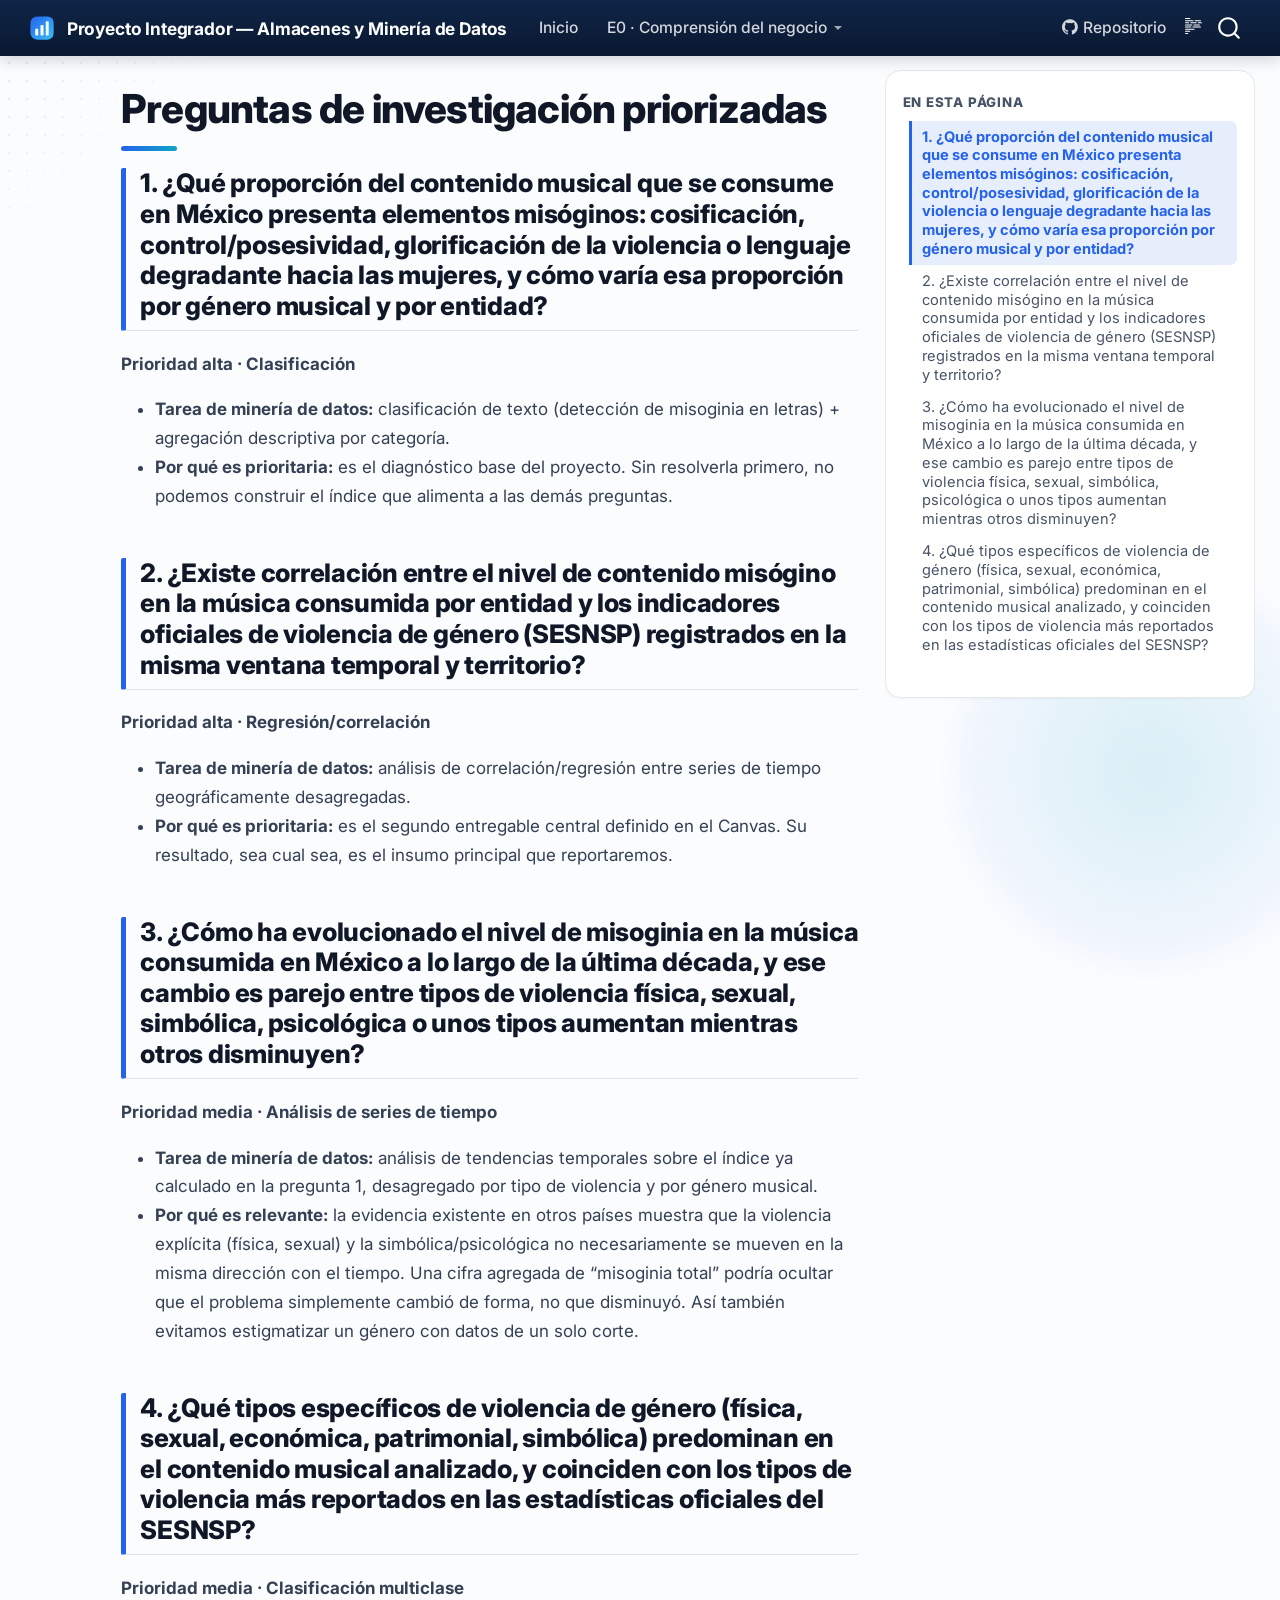
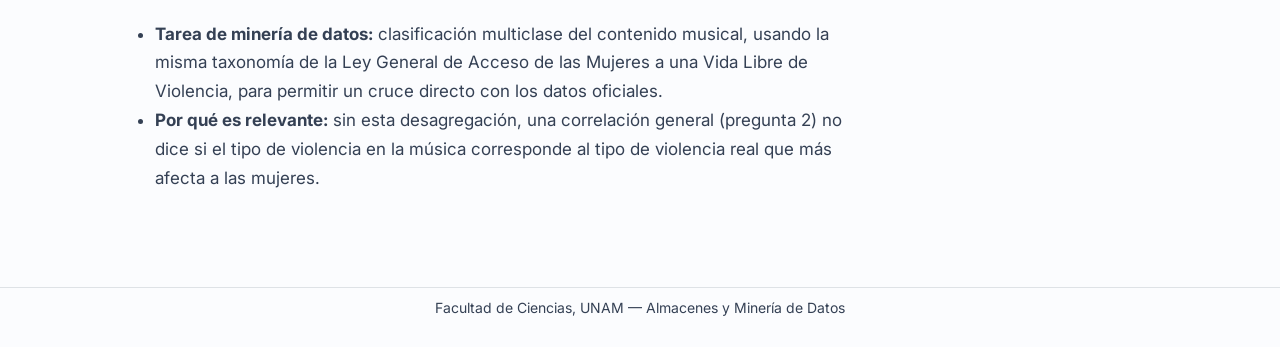
<file: docs/entregas/E0_comprension_negocio/preguntas.html>
<!DOCTYPE html>
<html xmlns="http://www.w3.org/1999/xhtml" lang="en" xml:lang="en"><head>

<meta charset="utf-8">
<meta name="generator" content="quarto-1.10.18">

<meta name="viewport" content="width=device-width, initial-scale=1.0, user-scalable=yes">


<title>Preguntas de investigación priorizadas – Proyecto Integrador — Almacenes y Minería de Datos</title>
<style>
/* Default styles provided by pandoc.
** See https://pandoc.org/MANUAL.html#variables-for-html for config info.
*/
span.smallcaps{font-variant: small-caps;}
div.columns{display: flex; gap: 1.5em;}
div.column{flex: auto;}
@media screen {
div.columns{gap: min(4vw, 1.5em);}
div.column{overflow-x: auto;}
}
div.hanging-indent{margin-left: 1.5em; text-indent: -1.5em;}
ul.task-list{list-style: none;}
ul.task-list li input[type="checkbox"] {
  width: 0.8em;
  margin: 0 0.8em 0.2em -1em; /* quarto-specific, see https://github.com/quarto-dev/quarto-cli/issues/4556 */ 
  vertical-align: middle;
}
</style>


<script src="../../site_libs/quarto-nav/quarto-nav.js"></script>
<script src="../../site_libs/clipboard/clipboard.min.js"></script>
<script src="../../site_libs/quarto-search/autocomplete.umd.js"></script>
<script src="../../site_libs/quarto-search/fuse.min.js"></script>
<script src="../../site_libs/quarto-search/quarto-search.js"></script>
<meta name="quarto:offset" content="../../">
<script src="../../site_libs/quarto-html/quarto.js" type="module"></script>
<script src="../../site_libs/quarto-html/tabsets/tabsets.js" type="module"></script>
<script src="../../site_libs/quarto-html/popper.min.js"></script>
<script src="../../site_libs/quarto-html/tippy.umd.min.js"></script>
<script src="../../site_libs/quarto-html/anchor.min.js"></script>
<link href="../../site_libs/quarto-html/tippy.css" rel="stylesheet">
<link href="../../site_libs/quarto-html/quarto-syntax-highlighting-64a204ab8560d761af7679ceaba22944.css" rel="stylesheet" id="quarto-text-highlighting-styles">
<script src="../../site_libs/bootstrap/bootstrap.min.js"></script>
<link href="../../site_libs/bootstrap/bootstrap-icons.css" rel="stylesheet">
<link href="../../site_libs/bootstrap/bootstrap-ca0495cbf0b9bce0b7b33bf2b9083a47.min.css" rel="stylesheet" append-hash="true" id="quarto-bootstrap" data-mode="light">
<script id="quarto-search-options" type="application/json">{
  "location": "navbar",
  "copy-button": false,
  "collapse-after": 3,
  "panel-placement": "end",
  "type": "overlay",
  "limit": 50,
  "keyboard-shortcut": [
    "f",
    "/",
    "s"
  ],
  "language": {
    "search-no-results-text": "No results",
    "search-matching-documents-text": "matching documents",
    "search-copy-link-title": "Copy link to search",
    "search-hide-matches-text": "Hide additional matches",
    "search-more-match-text": "more match in this document",
    "search-more-matches-text": "more matches in this document",
    "search-clear-button-title": "Clear",
    "search-text-placeholder": "",
    "search-detached-cancel-button-title": "Cancel",
    "search-submit-button-title": "Submit",
    "search-label": "Search"
  }
}</script>
<style>html{ scroll-behavior: smooth; }</style>


</head>

<body class="nav-fixed quarto-light">

<div id="quarto-search-results"></div>
  <header id="quarto-header" class="headroom fixed-top">
    <nav class="navbar navbar-expand-lg " data-bs-theme="dark">
      <div class="navbar-container container-fluid">
      <div class="navbar-brand-container mx-auto">
    <a href="../../index.html" class="navbar-brand navbar-brand-logo">
    <img src="../../assets/logo.svg" alt="" class="navbar-logo light-content">
    <img src="../../assets/logo.svg" alt="" class="navbar-logo dark-content">
    </a>
    <a class="navbar-brand" href="../../index.html">
    <span class="navbar-title">Proyecto Integrador — Almacenes y Minería de Datos</span>
    </a>
  </div>
            <div id="quarto-search" class="" title="Search"></div>
          <button class="navbar-toggler" type="button" data-bs-toggle="collapse" data-bs-target="#navbarCollapse" aria-controls="navbarCollapse" role="menu" aria-expanded="false" aria-label="Toggle navigation" onclick="if (window.quartoToggleHeadroom) { window.quartoToggleHeadroom(); }">
  <span class="navbar-toggler-icon"></span>
</button>
          <div class="collapse navbar-collapse" id="navbarCollapse">
            <ul class="navbar-nav navbar-nav-scroll me-auto">
  <li class="nav-item">
    <a class="nav-link" href="../../index.html"> 
<span class="menu-text">Inicio</span></a>
  </li>  
  <li class="nav-item dropdown ">
    <a class="nav-link dropdown-toggle" href="#" id="nav-menu-e0-·-comprensión-del-negocio" role="link" data-bs-toggle="dropdown" aria-expanded="false">
 <span class="menu-text">E0 · Comprensión del negocio</span>
    </a>
    <ul class="dropdown-menu" aria-labelledby="nav-menu-e0-·-comprensión-del-negocio">    
        <li>
    <a class="dropdown-item" href="../../entregas/E0_comprension_negocio/bitacora.html">
 <span class="dropdown-text">Bitácora del stakeholder</span></a>
  </li>  
        <li>
    <a class="dropdown-item" href="../../entregas/E0_comprension_negocio/canvas.html">
 <span class="dropdown-text">Business Understanding Canvas</span></a>
  </li>  
        <li>
    <a class="dropdown-item" href="../../entregas/E0_comprension_negocio/preguntas.html">
 <span class="dropdown-text">Preguntas de investigación</span></a>
  </li>  
        <li>
    <a class="dropdown-item" href="../../entregas/E0_comprension_negocio/criterio_exito.html">
 <span class="dropdown-text">Criterio de éxito</span></a>
  </li>  
        <li>
    <a class="dropdown-item" href="../../entregas/E0_comprension_negocio/riesgos_supuestos.html">
 <span class="dropdown-text">Riesgos y supuestos</span></a>
  </li>  
        <li>
    <a class="dropdown-item" href="../../entregas/E0_comprension_negocio/uso_ia.html">
 <span class="dropdown-text">Uso de herramientas de IA</span></a>
  </li>  
    </ul>
  </li>
</ul>
            <ul class="navbar-nav navbar-nav-scroll ms-auto">
  <li class="nav-item">
    <a class="nav-link" href="https://github.com/jzarcoo/almacenes-mineria-proyecto"> <i class="bi bi-github" role="img">
</i> 
<span class="menu-text">Repositorio</span></a>
  </li>  
</ul>
          </div> <!-- /navcollapse -->
            <div class="quarto-navbar-tools">
  <a href="" class="quarto-reader-toggle quarto-navigation-tool px-1" onclick="window.quartoToggleReader(); return false;" title="Toggle reader mode">
  <div class="quarto-reader-toggle-btn">
  <i class="bi"></i>
  </div>
</a>
</div>
      </div> <!-- /container-fluid -->
    </nav>
</header>
<!-- content -->
<div id="quarto-content" class="quarto-container page-columns page-rows-contents page-layout-article page-navbar">
<!-- sidebar -->
<!-- margin-sidebar -->
    <div id="quarto-margin-sidebar" class="sidebar margin-sidebar">
        <nav id="TOC" role="doc-toc" class="toc-active">
    <h2 id="toc-title">En esta página</h2>
   
  <ul>
  <li><a href="#qué-proporción-del-contenido-musical-que-se-consume-en-méxico-presenta-elementos-misóginos-cosificación-controlposesividad-glorificación-de-la-violencia-o-lenguaje-degradante-hacia-las-mujeres-y-cómo-varía-esa-proporción-por-género-musical-y-por-entidad" id="toc-qué-proporción-del-contenido-musical-que-se-consume-en-méxico-presenta-elementos-misóginos-cosificación-controlposesividad-glorificación-de-la-violencia-o-lenguaje-degradante-hacia-las-mujeres-y-cómo-varía-esa-proporción-por-género-musical-y-por-entidad" class="nav-link active" data-scroll-target="#qué-proporción-del-contenido-musical-que-se-consume-en-méxico-presenta-elementos-misóginos-cosificación-controlposesividad-glorificación-de-la-violencia-o-lenguaje-degradante-hacia-las-mujeres-y-cómo-varía-esa-proporción-por-género-musical-y-por-entidad">1. ¿Qué proporción del contenido musical que se consume en México presenta elementos misóginos: cosificación, control/posesividad, glorificación de la violencia o lenguaje degradante hacia las mujeres, y cómo varía esa proporción por género musical y por entidad?</a></li>
  <li><a href="#existe-correlación-entre-el-nivel-de-contenido-misógino-en-la-música-consumida-por-entidad-y-los-indicadores-oficiales-de-violencia-de-género-sesnsp-registrados-en-la-misma-ventana-temporal-y-territorio" id="toc-existe-correlación-entre-el-nivel-de-contenido-misógino-en-la-música-consumida-por-entidad-y-los-indicadores-oficiales-de-violencia-de-género-sesnsp-registrados-en-la-misma-ventana-temporal-y-territorio" class="nav-link" data-scroll-target="#existe-correlación-entre-el-nivel-de-contenido-misógino-en-la-música-consumida-por-entidad-y-los-indicadores-oficiales-de-violencia-de-género-sesnsp-registrados-en-la-misma-ventana-temporal-y-territorio">2. ¿Existe correlación entre el nivel de contenido misógino en la música consumida por entidad y los indicadores oficiales de violencia de género (SESNSP) registrados en la misma ventana temporal y territorio?</a></li>
  <li><a href="#cómo-ha-evolucionado-el-nivel-de-misoginia-en-la-música-consumida-en-méxico-a-lo-largo-de-la-última-década-y-ese-cambio-es-parejo-entre-tipos-de-violencia-física-sexual-simbólica-psicológica-o-unos-tipos-aumentan-mientras-otros-disminuyen" id="toc-cómo-ha-evolucionado-el-nivel-de-misoginia-en-la-música-consumida-en-méxico-a-lo-largo-de-la-última-década-y-ese-cambio-es-parejo-entre-tipos-de-violencia-física-sexual-simbólica-psicológica-o-unos-tipos-aumentan-mientras-otros-disminuyen" class="nav-link" data-scroll-target="#cómo-ha-evolucionado-el-nivel-de-misoginia-en-la-música-consumida-en-méxico-a-lo-largo-de-la-última-década-y-ese-cambio-es-parejo-entre-tipos-de-violencia-física-sexual-simbólica-psicológica-o-unos-tipos-aumentan-mientras-otros-disminuyen">3. ¿Cómo ha evolucionado el nivel de misoginia en la música consumida en México a lo largo de la última década, y ese cambio es parejo entre tipos de violencia física, sexual, simbólica, psicológica o unos tipos aumentan mientras otros disminuyen?</a></li>
  <li><a href="#qué-tipos-específicos-de-violencia-de-género-física-sexual-económica-patrimonial-simbólica-predominan-en-el-contenido-musical-analizado-y-coinciden-con-los-tipos-de-violencia-más-reportados-en-las-estadísticas-oficiales-del-sesnsp" id="toc-qué-tipos-específicos-de-violencia-de-género-física-sexual-económica-patrimonial-simbólica-predominan-en-el-contenido-musical-analizado-y-coinciden-con-los-tipos-de-violencia-más-reportados-en-las-estadísticas-oficiales-del-sesnsp" class="nav-link" data-scroll-target="#qué-tipos-específicos-de-violencia-de-género-física-sexual-económica-patrimonial-simbólica-predominan-en-el-contenido-musical-analizado-y-coinciden-con-los-tipos-de-violencia-más-reportados-en-las-estadísticas-oficiales-del-sesnsp">4. ¿Qué tipos específicos de violencia de género (física, sexual, económica, patrimonial, simbólica) predominan en el contenido musical analizado, y coinciden con los tipos de violencia más reportados en las estadísticas oficiales del SESNSP?</a></li>
  </ul>
</nav>
    </div>
<!-- main -->
<main class="content" id="quarto-document-content">

<header id="title-block-header" class="quarto-title-block default">
<div class="quarto-title">
<h1 class="title">Preguntas de investigación priorizadas</h1>
</div>



<div class="quarto-title-meta">

    
  
    
  </div>
  


</header>


<section id="qué-proporción-del-contenido-musical-que-se-consume-en-méxico-presenta-elementos-misóginos-cosificación-controlposesividad-glorificación-de-la-violencia-o-lenguaje-degradante-hacia-las-mujeres-y-cómo-varía-esa-proporción-por-género-musical-y-por-entidad" class="level2">
<h2 class="anchored" data-anchor-id="qué-proporción-del-contenido-musical-que-se-consume-en-méxico-presenta-elementos-misóginos-cosificación-controlposesividad-glorificación-de-la-violencia-o-lenguaje-degradante-hacia-las-mujeres-y-cómo-varía-esa-proporción-por-género-musical-y-por-entidad">1. ¿Qué proporción del contenido musical que se consume en México presenta elementos misóginos: cosificación, control/posesividad, glorificación de la violencia o lenguaje degradante hacia las mujeres, y cómo varía esa proporción por género musical y por entidad?</h2>
<p><strong>Prioridad alta · Clasificación</strong></p>
<ul>
<li><strong>Tarea de minería de datos:</strong> clasificación de texto (detección de misoginia en letras) + agregación descriptiva por categoría.</li>
<li><strong>Por qué es prioritaria:</strong> es el diagnóstico base del proyecto. Sin resolverla primero, no podemos construir el índice que alimenta a las demás preguntas.</li>
</ul>
</section>
<section id="existe-correlación-entre-el-nivel-de-contenido-misógino-en-la-música-consumida-por-entidad-y-los-indicadores-oficiales-de-violencia-de-género-sesnsp-registrados-en-la-misma-ventana-temporal-y-territorio" class="level2">
<h2 class="anchored" data-anchor-id="existe-correlación-entre-el-nivel-de-contenido-misógino-en-la-música-consumida-por-entidad-y-los-indicadores-oficiales-de-violencia-de-género-sesnsp-registrados-en-la-misma-ventana-temporal-y-territorio">2. ¿Existe correlación entre el nivel de contenido misógino en la música consumida por entidad y los indicadores oficiales de violencia de género (SESNSP) registrados en la misma ventana temporal y territorio?</h2>
<p><strong>Prioridad alta · Regresión/correlación</strong></p>
<ul>
<li><strong>Tarea de minería de datos:</strong> análisis de correlación/regresión entre series de tiempo geográficamente desagregadas.</li>
<li><strong>Por qué es prioritaria:</strong> es el segundo entregable central definido en el Canvas. Su resultado, sea cual sea, es el insumo principal que reportaremos.</li>
</ul>
</section>
<section id="cómo-ha-evolucionado-el-nivel-de-misoginia-en-la-música-consumida-en-méxico-a-lo-largo-de-la-última-década-y-ese-cambio-es-parejo-entre-tipos-de-violencia-física-sexual-simbólica-psicológica-o-unos-tipos-aumentan-mientras-otros-disminuyen" class="level2">
<h2 class="anchored" data-anchor-id="cómo-ha-evolucionado-el-nivel-de-misoginia-en-la-música-consumida-en-méxico-a-lo-largo-de-la-última-década-y-ese-cambio-es-parejo-entre-tipos-de-violencia-física-sexual-simbólica-psicológica-o-unos-tipos-aumentan-mientras-otros-disminuyen">3. ¿Cómo ha evolucionado el nivel de misoginia en la música consumida en México a lo largo de la última década, y ese cambio es parejo entre tipos de violencia física, sexual, simbólica, psicológica o unos tipos aumentan mientras otros disminuyen?</h2>
<p><strong>Prioridad media · Análisis de series de tiempo</strong></p>
<ul>
<li><strong>Tarea de minería de datos:</strong> análisis de tendencias temporales sobre el índice ya calculado en la pregunta 1, desagregado por tipo de violencia y por género musical.</li>
<li><strong>Por qué es relevante:</strong> la evidencia existente en otros países muestra que la violencia explícita (física, sexual) y la simbólica/psicológica no necesariamente se mueven en la misma dirección con el tiempo. Una cifra agregada de “misoginia total” podría ocultar que el problema simplemente cambió de forma, no que disminuyó. Así también evitamos estigmatizar un género con datos de un solo corte.</li>
</ul>
</section>
<section id="qué-tipos-específicos-de-violencia-de-género-física-sexual-económica-patrimonial-simbólica-predominan-en-el-contenido-musical-analizado-y-coinciden-con-los-tipos-de-violencia-más-reportados-en-las-estadísticas-oficiales-del-sesnsp" class="level2">
<h2 class="anchored" data-anchor-id="qué-tipos-específicos-de-violencia-de-género-física-sexual-económica-patrimonial-simbólica-predominan-en-el-contenido-musical-analizado-y-coinciden-con-los-tipos-de-violencia-más-reportados-en-las-estadísticas-oficiales-del-sesnsp">4. ¿Qué tipos específicos de violencia de género (física, sexual, económica, patrimonial, simbólica) predominan en el contenido musical analizado, y coinciden con los tipos de violencia más reportados en las estadísticas oficiales del SESNSP?</h2>
<p><strong>Prioridad media · Clasificación multiclase</strong></p>
<ul>
<li><strong>Tarea de minería de datos:</strong> clasificación multiclase del contenido musical, usando la misma taxonomía de la Ley General de Acceso de las Mujeres a una Vida Libre de Violencia, para permitir un cruce directo con los datos oficiales.</li>
<li><strong>Por qué es relevante:</strong> sin esta desagregación, una correlación general (pregunta 2) no dice si el tipo de violencia en la música corresponde al tipo de violencia real que más afecta a las mujeres.</li>
</ul>


</section>

<a onclick="window.scrollTo(0, 0); return false;" role="button" id="quarto-back-to-top"><i class="bi bi-arrow-up"></i> Back to top</a></main> <!-- /main -->
<script>
document.addEventListener("DOMContentLoaded", function () {
  // Envuelve las tablas en un contenedor con scroll horizontal en pantallas
  // angostas. No modifica ningún texto ni dato de las tablas.
  document.querySelectorAll("main.content table").forEach(function (table) {
    if (table.closest(".table-responsive")) return;
    var wrapper = document.createElement("div");
    wrapper.className = "table-responsive";
    table.parentNode.insertBefore(wrapper, table);
    wrapper.appendChild(table);
  });
});
</script>
<script id="quarto-html-after-body" type="application/javascript">
  window.document.addEventListener("DOMContentLoaded", function (event) {
    const icon = "";
    const anchorJS = new window.AnchorJS();
    anchorJS.options = {
      placement: 'right',
      icon: icon
    };
    anchorJS.add('.anchored');
    const isCodeAnnotation = (el) => {
      for (const clz of el.classList) {
        if (clz.startsWith('code-annotation-')) {                     
          return true;
        }
      }
      return false;
    }
    const onCopySuccess = function(e) {
      // button target
      const button = e.trigger;
      // don't keep focus
      button.blur();
      // flash "checked"
      button.classList.add('code-copy-button-checked');
      var currentTitle = button.getAttribute("title");
      button.setAttribute("title", "Copied!");
      let tooltip;
      if (window.bootstrap) {
        button.setAttribute("data-bs-toggle", "tooltip");
        button.setAttribute("data-bs-placement", "left");
        button.setAttribute("data-bs-title", "Copied!");
        tooltip = new bootstrap.Tooltip(button, 
          { trigger: "manual", 
            customClass: "code-copy-button-tooltip",
            offset: [0, -8]});
        tooltip.show();    
      }
      setTimeout(function() {
        if (tooltip) {
          tooltip.hide();
          button.removeAttribute("data-bs-title");
          button.removeAttribute("data-bs-toggle");
          button.removeAttribute("data-bs-placement");
        }
        button.setAttribute("title", currentTitle);
        button.classList.remove('code-copy-button-checked');
      }, 1000);
      // clear code selection
      e.clearSelection();
    }
    const getTextToCopy = function(trigger) {
      const outerScaffold = trigger.parentElement.cloneNode(true);
      const codeEl = outerScaffold.querySelector('code');
      for (const childEl of codeEl.children) {
        if (isCodeAnnotation(childEl)) {
          childEl.remove();
        }
      }
      return codeEl.innerText;
    }
    const clipboard = new window.ClipboardJS('.code-copy-button:not([data-in-quarto-modal])', {
      text: getTextToCopy
    });
    clipboard.on('success', onCopySuccess);
    if (window.document.getElementById('quarto-embedded-source-code-modal')) {
      const clipboardModal = new window.ClipboardJS('.code-copy-button[data-in-quarto-modal]', {
        text: getTextToCopy,
        container: window.document.getElementById('quarto-embedded-source-code-modal')
      });
      clipboardModal.on('success', onCopySuccess);
    }
      var localhostRegex = new RegExp(/^(?:http|https):\/\/localhost\:?[0-9]*\//);
      var mailtoRegex = new RegExp(/^mailto:/);
        var filterRegex = new RegExp("https:\/\/jzarcoo\.github\.io\/almacenes-mineria-proyecto\/");
      var isInternal = (href) => {
          return filterRegex.test(href) || localhostRegex.test(href) || mailtoRegex.test(href);
      }
      // Inspect non-navigation links and adorn them if external
     var links = window.document.querySelectorAll('a[href]:not(.nav-link):not(.navbar-brand):not(.toc-action):not(.sidebar-link):not(.sidebar-item-toggle):not(.pagination-link):not(.no-external):not([aria-hidden]):not(.dropdown-item):not(.quarto-navigation-tool):not(.about-link)');
      for (var i=0; i<links.length; i++) {
        const link = links[i];
        if (!isInternal(link.href)) {
          // undo the damage that might have been done by quarto-nav.js in the case of
          // links that we want to consider external
          if (link.dataset.originalHref !== undefined) {
            link.href = link.dataset.originalHref;
          }
            // target, if specified
            link.setAttribute("target", "_blank");
            if (link.getAttribute("rel") === null) {
              link.setAttribute("rel", "noopener");
            }
            // default icon
            link.classList.add("external");
        }
      }
    function tippyHover(el, contentFn, onTriggerFn, onUntriggerFn) {
      const config = {
        allowHTML: true,
        maxWidth: 500,
        delay: 100,
        arrow: false,
        appendTo: function(el) {
            return el.parentElement;
        },
        interactive: true,
        interactiveBorder: 10,
        theme: 'quarto',
        placement: 'bottom-start',
      };
      if (contentFn) {
        config.content = contentFn;
      }
      if (onTriggerFn) {
        config.onTrigger = onTriggerFn;
      }
      if (onUntriggerFn) {
        config.onUntrigger = onUntriggerFn;
      }
      window.tippy(el, config); 
    }
    const noterefs = window.document.querySelectorAll('a[role="doc-noteref"]');
    for (var i=0; i<noterefs.length; i++) {
      const ref = noterefs[i];
      tippyHover(ref, function() {
        // use id or data attribute instead here
        let href = ref.getAttribute('data-footnote-href') || ref.getAttribute('href');
        try { href = new URL(href).hash; } catch {}
        const id = href.replace(/^#\/?/, "");
        const note = window.document.getElementById(id);
        if (note) {
          return note.innerHTML;
        } else {
          return "";
        }
      });
    }
    const xrefs = window.document.querySelectorAll('a.quarto-xref');
    const processXRef = (id, note) => {
      // Strip column container classes
      const stripColumnClz = (el) => {
        el.classList.remove("page-full", "page-columns");
        if (el.children) {
          for (const child of el.children) {
            stripColumnClz(child);
          }
        }
      }
      stripColumnClz(note)
      if (id === null || id.startsWith('sec-')) {
        // Special case sections, only their first couple elements
        const container = document.createElement("div");
        if (note.children && note.children.length > 2) {
          container.appendChild(note.children[0].cloneNode(true));
          for (let i = 1; i < note.children.length; i++) {
            const child = note.children[i];
            if (child.tagName === "P" && child.innerText === "") {
              continue;
            } else {
              container.appendChild(child.cloneNode(true));
              break;
            }
          }
          if (window.Quarto?.typesetMath) {
            window.Quarto.typesetMath(container);
          }
          return container.innerHTML
        } else {
          if (window.Quarto?.typesetMath) {
            window.Quarto.typesetMath(note);
          }
          return note.innerHTML;
        }
      } else {
        // Remove any anchor links if they are present
        const anchorLink = note.querySelector('a.anchorjs-link');
        if (anchorLink) {
          anchorLink.remove();
        }
        if (window.Quarto?.typesetMath) {
          window.Quarto.typesetMath(note);
        }
        if (note.classList.contains("callout")) {
          return note.outerHTML;
        } else {
          return note.innerHTML;
        }
      }
    }
    for (var i=0; i<xrefs.length; i++) {
      const xref = xrefs[i];
      tippyHover(xref, undefined, function(instance) {
        instance.disable();
        let url = xref.getAttribute('href');
        let hash = undefined; 
        if (url.startsWith('#')) {
          hash = url;
        } else {
          try { hash = new URL(url).hash; } catch {}
        }
        if (hash) {
          const id = hash.replace(/^#\/?/, "");
          const note = window.document.getElementById(id);
          if (note !== null) {
            try {
              const html = processXRef(id, note.cloneNode(true));
              instance.setContent(html);
            } finally {
              instance.enable();
              instance.show();
            }
          } else {
            // See if we can fetch this
            fetch(url.split('#')[0])
            .then(res => res.text())
            .then(html => {
              const parser = new DOMParser();
              const htmlDoc = parser.parseFromString(html, "text/html");
              const note = htmlDoc.getElementById(id);
              if (note !== null) {
                const html = processXRef(id, note);
                instance.setContent(html);
              } 
            }).finally(() => {
              instance.enable();
              instance.show();
            });
          }
        } else {
          // See if we can fetch a full url (with no hash to target)
          // This is a special case and we should probably do some content thinning / targeting
          fetch(url)
          .then(res => res.text())
          .then(html => {
            const parser = new DOMParser();
            const htmlDoc = parser.parseFromString(html, "text/html");
            const note = htmlDoc.querySelector('main.content');
            if (note !== null) {
              // This should only happen for chapter cross references
              // (since there is no id in the URL)
              // remove the first header
              if (note.children.length > 0 && note.children[0].tagName === "HEADER") {
                note.children[0].remove();
              }
              const html = processXRef(null, note);
              instance.setContent(html);
            } 
          }).finally(() => {
            instance.enable();
            instance.show();
          });
        }
      }, function(instance) {
      });
    }
        let selectedAnnoteEl;
        const selectorForAnnotation = ( cell, annotation) => {
          let cellAttr = 'data-code-cell="' + cell + '"';
          let lineAttr = 'data-code-annotation="' +  annotation + '"';
          const selector = 'span[' + cellAttr + '][' + lineAttr + ']';
          return selector;
        }
        const selectCodeLines = (annoteEl) => {
          const doc = window.document;
          const targetCell = annoteEl.getAttribute("data-target-cell");
          const targetAnnotation = annoteEl.getAttribute("data-target-annotation");
          const annoteSpan = window.document.querySelector(selectorForAnnotation(targetCell, targetAnnotation));
          const lines = annoteSpan.getAttribute("data-code-lines").split(",");
          const lineIds = lines.map((line) => {
            return targetCell + "-" + line;
          })
          let top = null;
          let height = null;
          let parent = null;
          if (lineIds.length > 0) {
              //compute the position of the single el (top and bottom and make a div)
              const el = window.document.getElementById(lineIds[0]);
              top = el.offsetTop;
              height = el.offsetHeight;
              parent = el.parentElement.parentElement;
            if (lineIds.length > 1) {
              const lastEl = window.document.getElementById(lineIds[lineIds.length - 1]);
              const bottom = lastEl.offsetTop + lastEl.offsetHeight;
              height = bottom - top;
            }
            if (top !== null && height !== null && parent !== null) {
              // cook up a div (if necessary) and position it 
              let div = window.document.getElementById("code-annotation-line-highlight");
              if (div === null) {
                div = window.document.createElement("div");
                div.setAttribute("id", "code-annotation-line-highlight");
                div.style.position = 'absolute';
                parent.appendChild(div);
              }
              div.style.top = top - 2 + "px";
              div.style.height = height + 4 + "px";
              div.style.left = 0;
              let gutterDiv = window.document.getElementById("code-annotation-line-highlight-gutter");
              if (gutterDiv === null) {
                gutterDiv = window.document.createElement("div");
                gutterDiv.setAttribute("id", "code-annotation-line-highlight-gutter");
                gutterDiv.style.position = 'absolute';
                const codeCell = window.document.getElementById(targetCell);
                const gutter = codeCell.querySelector('.code-annotation-gutter');
                gutter.appendChild(gutterDiv);
              }
              gutterDiv.style.top = top - 2 + "px";
              gutterDiv.style.height = height + 4 + "px";
            }
            selectedAnnoteEl = annoteEl;
          }
        };
        const unselectCodeLines = () => {
          const elementsIds = ["code-annotation-line-highlight", "code-annotation-line-highlight-gutter"];
          elementsIds.forEach((elId) => {
            const div = window.document.getElementById(elId);
            if (div) {
              div.remove();
            }
          });
          selectedAnnoteEl = undefined;
        };
          // Handle positioning of the toggle
      window.addEventListener(
        "resize",
        throttle(() => {
          elRect = undefined;
          if (selectedAnnoteEl) {
            selectCodeLines(selectedAnnoteEl);
          }
        }, 10)
      );
      function throttle(fn, ms) {
      let throttle = false;
      let timer;
        return (...args) => {
          if(!throttle) { // first call gets through
              fn.apply(this, args);
              throttle = true;
          } else { // all the others get throttled
              if(timer) clearTimeout(timer); // cancel #2
              timer = setTimeout(() => {
                fn.apply(this, args);
                timer = throttle = false;
              }, ms);
          }
        };
      }
        // Attach click handler to the DT
        const annoteDls = window.document.querySelectorAll('dt[data-target-cell]');
        for (const annoteDlNode of annoteDls) {
          annoteDlNode.addEventListener('click', (event) => {
            const clickedEl = event.target;
            if (clickedEl !== selectedAnnoteEl) {
              unselectCodeLines();
              const activeEl = window.document.querySelector('dt[data-target-cell].code-annotation-active');
              if (activeEl) {
                activeEl.classList.remove('code-annotation-active');
              }
              selectCodeLines(clickedEl);
              clickedEl.classList.add('code-annotation-active');
            } else {
              // Unselect the line
              unselectCodeLines();
              clickedEl.classList.remove('code-annotation-active');
            }
          });
        }
    const findCites = (el) => {
      const parentEl = el.parentElement;
      if (parentEl) {
        const cites = parentEl.dataset.cites;
        if (cites) {
          return {
            el,
            cites: cites.split(' ')
          };
        } else {
          return findCites(el.parentElement)
        }
      } else {
        return undefined;
      }
    };
    var bibliorefs = window.document.querySelectorAll('a[role="doc-biblioref"]');
    for (var i=0; i<bibliorefs.length; i++) {
      const ref = bibliorefs[i];
      const citeInfo = findCites(ref);
      if (citeInfo) {
        tippyHover(citeInfo.el, function() {
          var popup = window.document.createElement('div');
          citeInfo.cites.forEach(function(cite) {
            var citeDiv = window.document.createElement('div');
            citeDiv.classList.add('hanging-indent');
            citeDiv.classList.add('csl-entry');
            var biblioDiv = window.document.getElementById('ref-' + cite);
            if (biblioDiv) {
              citeDiv.innerHTML = biblioDiv.innerHTML;
            }
            popup.appendChild(citeDiv);
          });
          return popup.innerHTML;
        });
      }
    }
  });
  </script>
</div> <!-- /content -->
<footer class="footer">
  <div class="nav-footer">
    <div class="nav-footer-left">
      &nbsp;
    </div>   
    <div class="nav-footer-center">
<p>Facultad de Ciencias, UNAM — Almacenes y Minería de Datos</p>
</div>
    <div class="nav-footer-right">
      &nbsp;
    </div>
  </div>
</footer>




<script src="../../site_libs/quarto-html/zenscroll-min.js"></script>
</body></html>
</file>
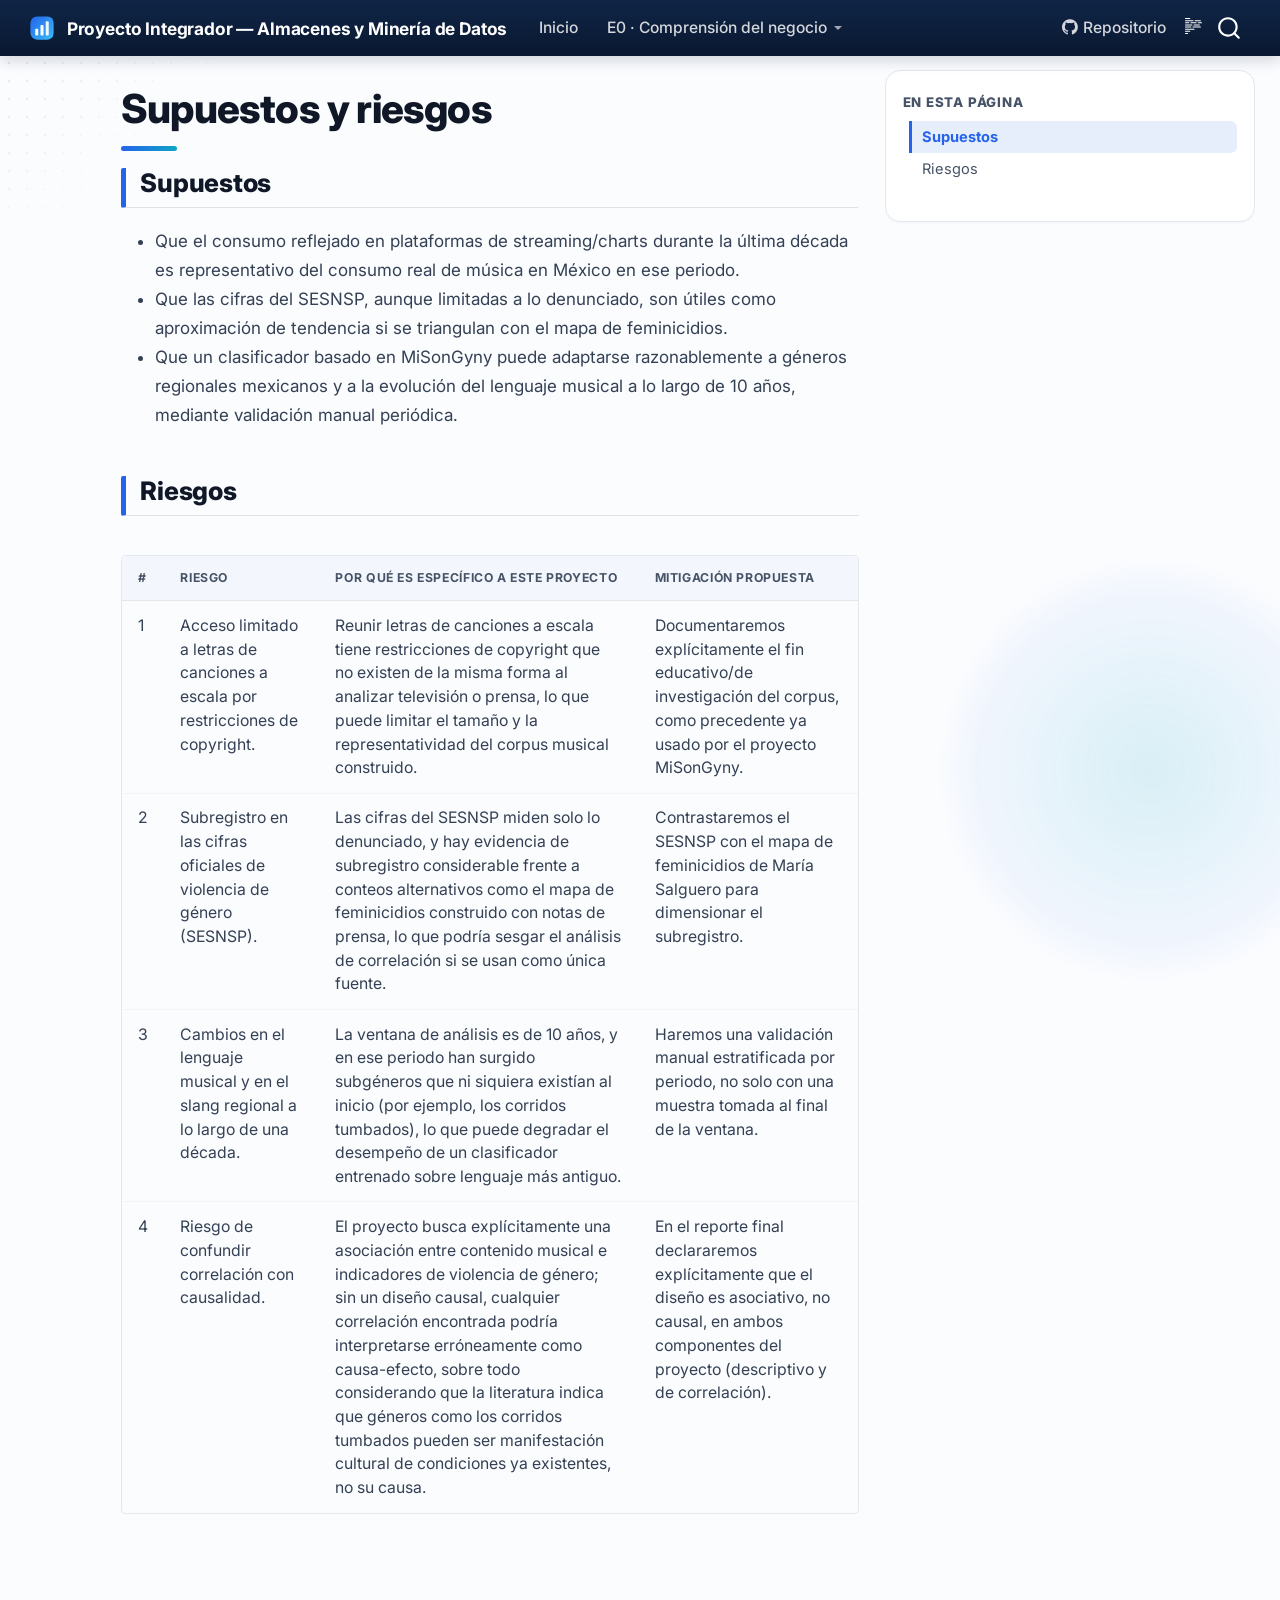
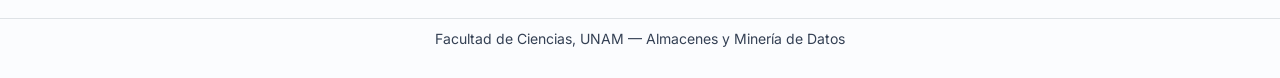
<file: docs/entregas/E0_comprension_negocio/riesgos_supuestos.html>
<!DOCTYPE html>
<html xmlns="http://www.w3.org/1999/xhtml" lang="en" xml:lang="en"><head>

<meta charset="utf-8">
<meta name="generator" content="quarto-1.10.18">

<meta name="viewport" content="width=device-width, initial-scale=1.0, user-scalable=yes">


<title>Supuestos y riesgos – Proyecto Integrador — Almacenes y Minería de Datos</title>
<style>
/* Default styles provided by pandoc.
** See https://pandoc.org/MANUAL.html#variables-for-html for config info.
*/
span.smallcaps{font-variant: small-caps;}
div.columns{display: flex; gap: 1.5em;}
div.column{flex: auto;}
@media screen {
div.columns{gap: min(4vw, 1.5em);}
div.column{overflow-x: auto;}
}
div.hanging-indent{margin-left: 1.5em; text-indent: -1.5em;}
ul.task-list{list-style: none;}
ul.task-list li input[type="checkbox"] {
  width: 0.8em;
  margin: 0 0.8em 0.2em -1em; /* quarto-specific, see https://github.com/quarto-dev/quarto-cli/issues/4556 */ 
  vertical-align: middle;
}
</style>


<script src="../../site_libs/quarto-nav/quarto-nav.js"></script>
<script src="../../site_libs/clipboard/clipboard.min.js"></script>
<script src="../../site_libs/quarto-search/autocomplete.umd.js"></script>
<script src="../../site_libs/quarto-search/fuse.min.js"></script>
<script src="../../site_libs/quarto-search/quarto-search.js"></script>
<meta name="quarto:offset" content="../../">
<script src="../../site_libs/quarto-html/quarto.js" type="module"></script>
<script src="../../site_libs/quarto-html/tabsets/tabsets.js" type="module"></script>
<script src="../../site_libs/quarto-html/popper.min.js"></script>
<script src="../../site_libs/quarto-html/tippy.umd.min.js"></script>
<script src="../../site_libs/quarto-html/anchor.min.js"></script>
<link href="../../site_libs/quarto-html/tippy.css" rel="stylesheet">
<link href="../../site_libs/quarto-html/quarto-syntax-highlighting-64a204ab8560d761af7679ceaba22944.css" rel="stylesheet" id="quarto-text-highlighting-styles">
<script src="../../site_libs/bootstrap/bootstrap.min.js"></script>
<link href="../../site_libs/bootstrap/bootstrap-icons.css" rel="stylesheet">
<link href="../../site_libs/bootstrap/bootstrap-ca0495cbf0b9bce0b7b33bf2b9083a47.min.css" rel="stylesheet" append-hash="true" id="quarto-bootstrap" data-mode="light">
<script id="quarto-search-options" type="application/json">{
  "location": "navbar",
  "copy-button": false,
  "collapse-after": 3,
  "panel-placement": "end",
  "type": "overlay",
  "limit": 50,
  "keyboard-shortcut": [
    "f",
    "/",
    "s"
  ],
  "language": {
    "search-no-results-text": "No results",
    "search-matching-documents-text": "matching documents",
    "search-copy-link-title": "Copy link to search",
    "search-hide-matches-text": "Hide additional matches",
    "search-more-match-text": "more match in this document",
    "search-more-matches-text": "more matches in this document",
    "search-clear-button-title": "Clear",
    "search-text-placeholder": "",
    "search-detached-cancel-button-title": "Cancel",
    "search-submit-button-title": "Submit",
    "search-label": "Search"
  }
}</script>
<style>html{ scroll-behavior: smooth; }</style>


</head>

<body class="nav-fixed quarto-light">

<div id="quarto-search-results"></div>
  <header id="quarto-header" class="headroom fixed-top">
    <nav class="navbar navbar-expand-lg " data-bs-theme="dark">
      <div class="navbar-container container-fluid">
      <div class="navbar-brand-container mx-auto">
    <a href="../../index.html" class="navbar-brand navbar-brand-logo">
    <img src="../../assets/logo.svg" alt="" class="navbar-logo light-content">
    <img src="../../assets/logo.svg" alt="" class="navbar-logo dark-content">
    </a>
    <a class="navbar-brand" href="../../index.html">
    <span class="navbar-title">Proyecto Integrador — Almacenes y Minería de Datos</span>
    </a>
  </div>
            <div id="quarto-search" class="" title="Search"></div>
          <button class="navbar-toggler" type="button" data-bs-toggle="collapse" data-bs-target="#navbarCollapse" aria-controls="navbarCollapse" role="menu" aria-expanded="false" aria-label="Toggle navigation" onclick="if (window.quartoToggleHeadroom) { window.quartoToggleHeadroom(); }">
  <span class="navbar-toggler-icon"></span>
</button>
          <div class="collapse navbar-collapse" id="navbarCollapse">
            <ul class="navbar-nav navbar-nav-scroll me-auto">
  <li class="nav-item">
    <a class="nav-link" href="../../index.html"> 
<span class="menu-text">Inicio</span></a>
  </li>  
  <li class="nav-item dropdown ">
    <a class="nav-link dropdown-toggle" href="#" id="nav-menu-e0-·-comprensión-del-negocio" role="link" data-bs-toggle="dropdown" aria-expanded="false">
 <span class="menu-text">E0 · Comprensión del negocio</span>
    </a>
    <ul class="dropdown-menu" aria-labelledby="nav-menu-e0-·-comprensión-del-negocio">    
        <li>
    <a class="dropdown-item" href="../../entregas/E0_comprension_negocio/bitacora.html">
 <span class="dropdown-text">Bitácora del stakeholder</span></a>
  </li>  
        <li>
    <a class="dropdown-item" href="../../entregas/E0_comprension_negocio/canvas.html">
 <span class="dropdown-text">Business Understanding Canvas</span></a>
  </li>  
        <li>
    <a class="dropdown-item" href="../../entregas/E0_comprension_negocio/preguntas.html">
 <span class="dropdown-text">Preguntas de investigación</span></a>
  </li>  
        <li>
    <a class="dropdown-item" href="../../entregas/E0_comprension_negocio/criterio_exito.html">
 <span class="dropdown-text">Criterio de éxito</span></a>
  </li>  
        <li>
    <a class="dropdown-item" href="../../entregas/E0_comprension_negocio/riesgos_supuestos.html">
 <span class="dropdown-text">Riesgos y supuestos</span></a>
  </li>  
        <li>
    <a class="dropdown-item" href="../../entregas/E0_comprension_negocio/uso_ia.html">
 <span class="dropdown-text">Uso de herramientas de IA</span></a>
  </li>  
    </ul>
  </li>
</ul>
            <ul class="navbar-nav navbar-nav-scroll ms-auto">
  <li class="nav-item">
    <a class="nav-link" href="https://github.com/jzarcoo/almacenes-mineria-proyecto"> <i class="bi bi-github" role="img">
</i> 
<span class="menu-text">Repositorio</span></a>
  </li>  
</ul>
          </div> <!-- /navcollapse -->
            <div class="quarto-navbar-tools">
  <a href="" class="quarto-reader-toggle quarto-navigation-tool px-1" onclick="window.quartoToggleReader(); return false;" title="Toggle reader mode">
  <div class="quarto-reader-toggle-btn">
  <i class="bi"></i>
  </div>
</a>
</div>
      </div> <!-- /container-fluid -->
    </nav>
</header>
<!-- content -->
<div id="quarto-content" class="quarto-container page-columns page-rows-contents page-layout-article page-navbar">
<!-- sidebar -->
<!-- margin-sidebar -->
    <div id="quarto-margin-sidebar" class="sidebar margin-sidebar">
        <nav id="TOC" role="doc-toc" class="toc-active">
    <h2 id="toc-title">En esta página</h2>
   
  <ul>
  <li><a href="#supuestos" id="toc-supuestos" class="nav-link active" data-scroll-target="#supuestos">Supuestos</a></li>
  <li><a href="#riesgos" id="toc-riesgos" class="nav-link" data-scroll-target="#riesgos">Riesgos</a></li>
  </ul>
</nav>
    </div>
<!-- main -->
<main class="content" id="quarto-document-content">

<header id="title-block-header" class="quarto-title-block default">
<div class="quarto-title">
<h1 class="title">Supuestos y riesgos</h1>
</div>



<div class="quarto-title-meta">

    
  
    
  </div>
  


</header>


<section id="supuestos" class="level2">
<h2 class="anchored" data-anchor-id="supuestos">Supuestos</h2>
<ul>
<li>Que el consumo reflejado en plataformas de streaming/charts durante la última década es representativo del consumo real de música en México en ese periodo.</li>
<li>Que las cifras del SESNSP, aunque limitadas a lo denunciado, son útiles como aproximación de tendencia si se triangulan con el mapa de feminicidios.</li>
<li>Que un clasificador basado en MiSonGyny puede adaptarse razonablemente a géneros regionales mexicanos y a la evolución del lenguaje musical a lo largo de 10 años, mediante validación manual periódica.</li>
</ul>
</section>
<section id="riesgos" class="level2">
<h2 class="anchored" data-anchor-id="riesgos">Riesgos</h2>
<div class="cell">
<table class="riesgos">
<thead>
<tr>
<th>
#
</th>
<th>
Riesgo
</th>
<th>
Por qué es específico a este proyecto
</th>
<th>
Mitigación propuesta
</th>
</tr>
</thead>
<tbody>
<tr>
<td>
1
</td>
<td>
Acceso limitado a letras de canciones a escala por restricciones de copyright.
</td>
<td>
Reunir letras de canciones a escala tiene restricciones de copyright que no existen de la misma forma al analizar televisión o prensa, lo que puede limitar el tamaño y la representatividad del corpus musical construido.
</td>
<td>
Documentaremos explícitamente el fin educativo/de investigación del corpus, como precedente ya usado por el proyecto MiSonGyny.
</td>
</tr>
<tr>
<td>
2
</td>
<td>
Subregistro en las cifras oficiales de violencia de género (SESNSP).
</td>
<td>
Las cifras del SESNSP miden solo lo denunciado, y hay evidencia de subregistro considerable frente a conteos alternativos como el mapa de feminicidios construido con notas de prensa, lo que podría sesgar el análisis de correlación si se usan como única fuente.
</td>
<td>
Contrastaremos el SESNSP con el mapa de feminicidios de María Salguero para dimensionar el subregistro.
</td>
</tr>
<tr>
<td>
3
</td>
<td>
Cambios en el lenguaje musical y en el slang regional a lo largo de una década.
</td>
<td>
La ventana de análisis es de 10 años, y en ese periodo han surgido subgéneros que ni siquiera existían al inicio (por ejemplo, los corridos tumbados), lo que puede degradar el desempeño de un clasificador entrenado sobre lenguaje más antiguo.
</td>
<td>
Haremos una validación manual estratificada por periodo, no solo con una muestra tomada al final de la ventana.
</td>
</tr>
<tr>
<td>
4
</td>
<td>
Riesgo de confundir correlación con causalidad.
</td>
<td>
El proyecto busca explícitamente una asociación entre contenido musical e indicadores de violencia de género; sin un diseño causal, cualquier correlación encontrada podría interpretarse erróneamente como causa-efecto, sobre todo considerando que la literatura indica que géneros como los corridos tumbados pueden ser manifestación cultural de condiciones ya existentes, no su causa.
</td>
<td>
En el reporte final declararemos explícitamente que el diseño es asociativo, no causal, en ambos componentes del proyecto (descriptivo y de correlación).
</td>
</tr>
</tbody>
</table>
</div>


</section>

<a onclick="window.scrollTo(0, 0); return false;" role="button" id="quarto-back-to-top"><i class="bi bi-arrow-up"></i> Back to top</a></main> <!-- /main -->
<script>
document.addEventListener("DOMContentLoaded", function () {
  // Envuelve las tablas en un contenedor con scroll horizontal en pantallas
  // angostas. No modifica ningún texto ni dato de las tablas.
  document.querySelectorAll("main.content table").forEach(function (table) {
    if (table.closest(".table-responsive")) return;
    var wrapper = document.createElement("div");
    wrapper.className = "table-responsive";
    table.parentNode.insertBefore(wrapper, table);
    wrapper.appendChild(table);
  });
});
</script>
<script id="quarto-html-after-body" type="application/javascript">
  window.document.addEventListener("DOMContentLoaded", function (event) {
    const icon = "";
    const anchorJS = new window.AnchorJS();
    anchorJS.options = {
      placement: 'right',
      icon: icon
    };
    anchorJS.add('.anchored');
    const isCodeAnnotation = (el) => {
      for (const clz of el.classList) {
        if (clz.startsWith('code-annotation-')) {                     
          return true;
        }
      }
      return false;
    }
    const onCopySuccess = function(e) {
      // button target
      const button = e.trigger;
      // don't keep focus
      button.blur();
      // flash "checked"
      button.classList.add('code-copy-button-checked');
      var currentTitle = button.getAttribute("title");
      button.setAttribute("title", "Copied!");
      let tooltip;
      if (window.bootstrap) {
        button.setAttribute("data-bs-toggle", "tooltip");
        button.setAttribute("data-bs-placement", "left");
        button.setAttribute("data-bs-title", "Copied!");
        tooltip = new bootstrap.Tooltip(button, 
          { trigger: "manual", 
            customClass: "code-copy-button-tooltip",
            offset: [0, -8]});
        tooltip.show();    
      }
      setTimeout(function() {
        if (tooltip) {
          tooltip.hide();
          button.removeAttribute("data-bs-title");
          button.removeAttribute("data-bs-toggle");
          button.removeAttribute("data-bs-placement");
        }
        button.setAttribute("title", currentTitle);
        button.classList.remove('code-copy-button-checked');
      }, 1000);
      // clear code selection
      e.clearSelection();
    }
    const getTextToCopy = function(trigger) {
      const outerScaffold = trigger.parentElement.cloneNode(true);
      const codeEl = outerScaffold.querySelector('code');
      for (const childEl of codeEl.children) {
        if (isCodeAnnotation(childEl)) {
          childEl.remove();
        }
      }
      return codeEl.innerText;
    }
    const clipboard = new window.ClipboardJS('.code-copy-button:not([data-in-quarto-modal])', {
      text: getTextToCopy
    });
    clipboard.on('success', onCopySuccess);
    if (window.document.getElementById('quarto-embedded-source-code-modal')) {
      const clipboardModal = new window.ClipboardJS('.code-copy-button[data-in-quarto-modal]', {
        text: getTextToCopy,
        container: window.document.getElementById('quarto-embedded-source-code-modal')
      });
      clipboardModal.on('success', onCopySuccess);
    }
      var localhostRegex = new RegExp(/^(?:http|https):\/\/localhost\:?[0-9]*\//);
      var mailtoRegex = new RegExp(/^mailto:/);
        var filterRegex = new RegExp("https:\/\/jzarcoo\.github\.io\/almacenes-mineria-proyecto\/");
      var isInternal = (href) => {
          return filterRegex.test(href) || localhostRegex.test(href) || mailtoRegex.test(href);
      }
      // Inspect non-navigation links and adorn them if external
     var links = window.document.querySelectorAll('a[href]:not(.nav-link):not(.navbar-brand):not(.toc-action):not(.sidebar-link):not(.sidebar-item-toggle):not(.pagination-link):not(.no-external):not([aria-hidden]):not(.dropdown-item):not(.quarto-navigation-tool):not(.about-link)');
      for (var i=0; i<links.length; i++) {
        const link = links[i];
        if (!isInternal(link.href)) {
          // undo the damage that might have been done by quarto-nav.js in the case of
          // links that we want to consider external
          if (link.dataset.originalHref !== undefined) {
            link.href = link.dataset.originalHref;
          }
            // target, if specified
            link.setAttribute("target", "_blank");
            if (link.getAttribute("rel") === null) {
              link.setAttribute("rel", "noopener");
            }
            // default icon
            link.classList.add("external");
        }
      }
    function tippyHover(el, contentFn, onTriggerFn, onUntriggerFn) {
      const config = {
        allowHTML: true,
        maxWidth: 500,
        delay: 100,
        arrow: false,
        appendTo: function(el) {
            return el.parentElement;
        },
        interactive: true,
        interactiveBorder: 10,
        theme: 'quarto',
        placement: 'bottom-start',
      };
      if (contentFn) {
        config.content = contentFn;
      }
      if (onTriggerFn) {
        config.onTrigger = onTriggerFn;
      }
      if (onUntriggerFn) {
        config.onUntrigger = onUntriggerFn;
      }
      window.tippy(el, config); 
    }
    const noterefs = window.document.querySelectorAll('a[role="doc-noteref"]');
    for (var i=0; i<noterefs.length; i++) {
      const ref = noterefs[i];
      tippyHover(ref, function() {
        // use id or data attribute instead here
        let href = ref.getAttribute('data-footnote-href') || ref.getAttribute('href');
        try { href = new URL(href).hash; } catch {}
        const id = href.replace(/^#\/?/, "");
        const note = window.document.getElementById(id);
        if (note) {
          return note.innerHTML;
        } else {
          return "";
        }
      });
    }
    const xrefs = window.document.querySelectorAll('a.quarto-xref');
    const processXRef = (id, note) => {
      // Strip column container classes
      const stripColumnClz = (el) => {
        el.classList.remove("page-full", "page-columns");
        if (el.children) {
          for (const child of el.children) {
            stripColumnClz(child);
          }
        }
      }
      stripColumnClz(note)
      if (id === null || id.startsWith('sec-')) {
        // Special case sections, only their first couple elements
        const container = document.createElement("div");
        if (note.children && note.children.length > 2) {
          container.appendChild(note.children[0].cloneNode(true));
          for (let i = 1; i < note.children.length; i++) {
            const child = note.children[i];
            if (child.tagName === "P" && child.innerText === "") {
              continue;
            } else {
              container.appendChild(child.cloneNode(true));
              break;
            }
          }
          if (window.Quarto?.typesetMath) {
            window.Quarto.typesetMath(container);
          }
          return container.innerHTML
        } else {
          if (window.Quarto?.typesetMath) {
            window.Quarto.typesetMath(note);
          }
          return note.innerHTML;
        }
      } else {
        // Remove any anchor links if they are present
        const anchorLink = note.querySelector('a.anchorjs-link');
        if (anchorLink) {
          anchorLink.remove();
        }
        if (window.Quarto?.typesetMath) {
          window.Quarto.typesetMath(note);
        }
        if (note.classList.contains("callout")) {
          return note.outerHTML;
        } else {
          return note.innerHTML;
        }
      }
    }
    for (var i=0; i<xrefs.length; i++) {
      const xref = xrefs[i];
      tippyHover(xref, undefined, function(instance) {
        instance.disable();
        let url = xref.getAttribute('href');
        let hash = undefined; 
        if (url.startsWith('#')) {
          hash = url;
        } else {
          try { hash = new URL(url).hash; } catch {}
        }
        if (hash) {
          const id = hash.replace(/^#\/?/, "");
          const note = window.document.getElementById(id);
          if (note !== null) {
            try {
              const html = processXRef(id, note.cloneNode(true));
              instance.setContent(html);
            } finally {
              instance.enable();
              instance.show();
            }
          } else {
            // See if we can fetch this
            fetch(url.split('#')[0])
            .then(res => res.text())
            .then(html => {
              const parser = new DOMParser();
              const htmlDoc = parser.parseFromString(html, "text/html");
              const note = htmlDoc.getElementById(id);
              if (note !== null) {
                const html = processXRef(id, note);
                instance.setContent(html);
              } 
            }).finally(() => {
              instance.enable();
              instance.show();
            });
          }
        } else {
          // See if we can fetch a full url (with no hash to target)
          // This is a special case and we should probably do some content thinning / targeting
          fetch(url)
          .then(res => res.text())
          .then(html => {
            const parser = new DOMParser();
            const htmlDoc = parser.parseFromString(html, "text/html");
            const note = htmlDoc.querySelector('main.content');
            if (note !== null) {
              // This should only happen for chapter cross references
              // (since there is no id in the URL)
              // remove the first header
              if (note.children.length > 0 && note.children[0].tagName === "HEADER") {
                note.children[0].remove();
              }
              const html = processXRef(null, note);
              instance.setContent(html);
            } 
          }).finally(() => {
            instance.enable();
            instance.show();
          });
        }
      }, function(instance) {
      });
    }
        let selectedAnnoteEl;
        const selectorForAnnotation = ( cell, annotation) => {
          let cellAttr = 'data-code-cell="' + cell + '"';
          let lineAttr = 'data-code-annotation="' +  annotation + '"';
          const selector = 'span[' + cellAttr + '][' + lineAttr + ']';
          return selector;
        }
        const selectCodeLines = (annoteEl) => {
          const doc = window.document;
          const targetCell = annoteEl.getAttribute("data-target-cell");
          const targetAnnotation = annoteEl.getAttribute("data-target-annotation");
          const annoteSpan = window.document.querySelector(selectorForAnnotation(targetCell, targetAnnotation));
          const lines = annoteSpan.getAttribute("data-code-lines").split(",");
          const lineIds = lines.map((line) => {
            return targetCell + "-" + line;
          })
          let top = null;
          let height = null;
          let parent = null;
          if (lineIds.length > 0) {
              //compute the position of the single el (top and bottom and make a div)
              const el = window.document.getElementById(lineIds[0]);
              top = el.offsetTop;
              height = el.offsetHeight;
              parent = el.parentElement.parentElement;
            if (lineIds.length > 1) {
              const lastEl = window.document.getElementById(lineIds[lineIds.length - 1]);
              const bottom = lastEl.offsetTop + lastEl.offsetHeight;
              height = bottom - top;
            }
            if (top !== null && height !== null && parent !== null) {
              // cook up a div (if necessary) and position it 
              let div = window.document.getElementById("code-annotation-line-highlight");
              if (div === null) {
                div = window.document.createElement("div");
                div.setAttribute("id", "code-annotation-line-highlight");
                div.style.position = 'absolute';
                parent.appendChild(div);
              }
              div.style.top = top - 2 + "px";
              div.style.height = height + 4 + "px";
              div.style.left = 0;
              let gutterDiv = window.document.getElementById("code-annotation-line-highlight-gutter");
              if (gutterDiv === null) {
                gutterDiv = window.document.createElement("div");
                gutterDiv.setAttribute("id", "code-annotation-line-highlight-gutter");
                gutterDiv.style.position = 'absolute';
                const codeCell = window.document.getElementById(targetCell);
                const gutter = codeCell.querySelector('.code-annotation-gutter');
                gutter.appendChild(gutterDiv);
              }
              gutterDiv.style.top = top - 2 + "px";
              gutterDiv.style.height = height + 4 + "px";
            }
            selectedAnnoteEl = annoteEl;
          }
        };
        const unselectCodeLines = () => {
          const elementsIds = ["code-annotation-line-highlight", "code-annotation-line-highlight-gutter"];
          elementsIds.forEach((elId) => {
            const div = window.document.getElementById(elId);
            if (div) {
              div.remove();
            }
          });
          selectedAnnoteEl = undefined;
        };
          // Handle positioning of the toggle
      window.addEventListener(
        "resize",
        throttle(() => {
          elRect = undefined;
          if (selectedAnnoteEl) {
            selectCodeLines(selectedAnnoteEl);
          }
        }, 10)
      );
      function throttle(fn, ms) {
      let throttle = false;
      let timer;
        return (...args) => {
          if(!throttle) { // first call gets through
              fn.apply(this, args);
              throttle = true;
          } else { // all the others get throttled
              if(timer) clearTimeout(timer); // cancel #2
              timer = setTimeout(() => {
                fn.apply(this, args);
                timer = throttle = false;
              }, ms);
          }
        };
      }
        // Attach click handler to the DT
        const annoteDls = window.document.querySelectorAll('dt[data-target-cell]');
        for (const annoteDlNode of annoteDls) {
          annoteDlNode.addEventListener('click', (event) => {
            const clickedEl = event.target;
            if (clickedEl !== selectedAnnoteEl) {
              unselectCodeLines();
              const activeEl = window.document.querySelector('dt[data-target-cell].code-annotation-active');
              if (activeEl) {
                activeEl.classList.remove('code-annotation-active');
              }
              selectCodeLines(clickedEl);
              clickedEl.classList.add('code-annotation-active');
            } else {
              // Unselect the line
              unselectCodeLines();
              clickedEl.classList.remove('code-annotation-active');
            }
          });
        }
    const findCites = (el) => {
      const parentEl = el.parentElement;
      if (parentEl) {
        const cites = parentEl.dataset.cites;
        if (cites) {
          return {
            el,
            cites: cites.split(' ')
          };
        } else {
          return findCites(el.parentElement)
        }
      } else {
        return undefined;
      }
    };
    var bibliorefs = window.document.querySelectorAll('a[role="doc-biblioref"]');
    for (var i=0; i<bibliorefs.length; i++) {
      const ref = bibliorefs[i];
      const citeInfo = findCites(ref);
      if (citeInfo) {
        tippyHover(citeInfo.el, function() {
          var popup = window.document.createElement('div');
          citeInfo.cites.forEach(function(cite) {
            var citeDiv = window.document.createElement('div');
            citeDiv.classList.add('hanging-indent');
            citeDiv.classList.add('csl-entry');
            var biblioDiv = window.document.getElementById('ref-' + cite);
            if (biblioDiv) {
              citeDiv.innerHTML = biblioDiv.innerHTML;
            }
            popup.appendChild(citeDiv);
          });
          return popup.innerHTML;
        });
      }
    }
  });
  </script>
</div> <!-- /content -->
<footer class="footer">
  <div class="nav-footer">
    <div class="nav-footer-left">
      &nbsp;
    </div>   
    <div class="nav-footer-center">
<p>Facultad de Ciencias, UNAM — Almacenes y Minería de Datos</p>
</div>
    <div class="nav-footer-right">
      &nbsp;
    </div>
  </div>
</footer>




<script src="../../site_libs/quarto-html/zenscroll-min.js"></script>
</body></html>
</file>
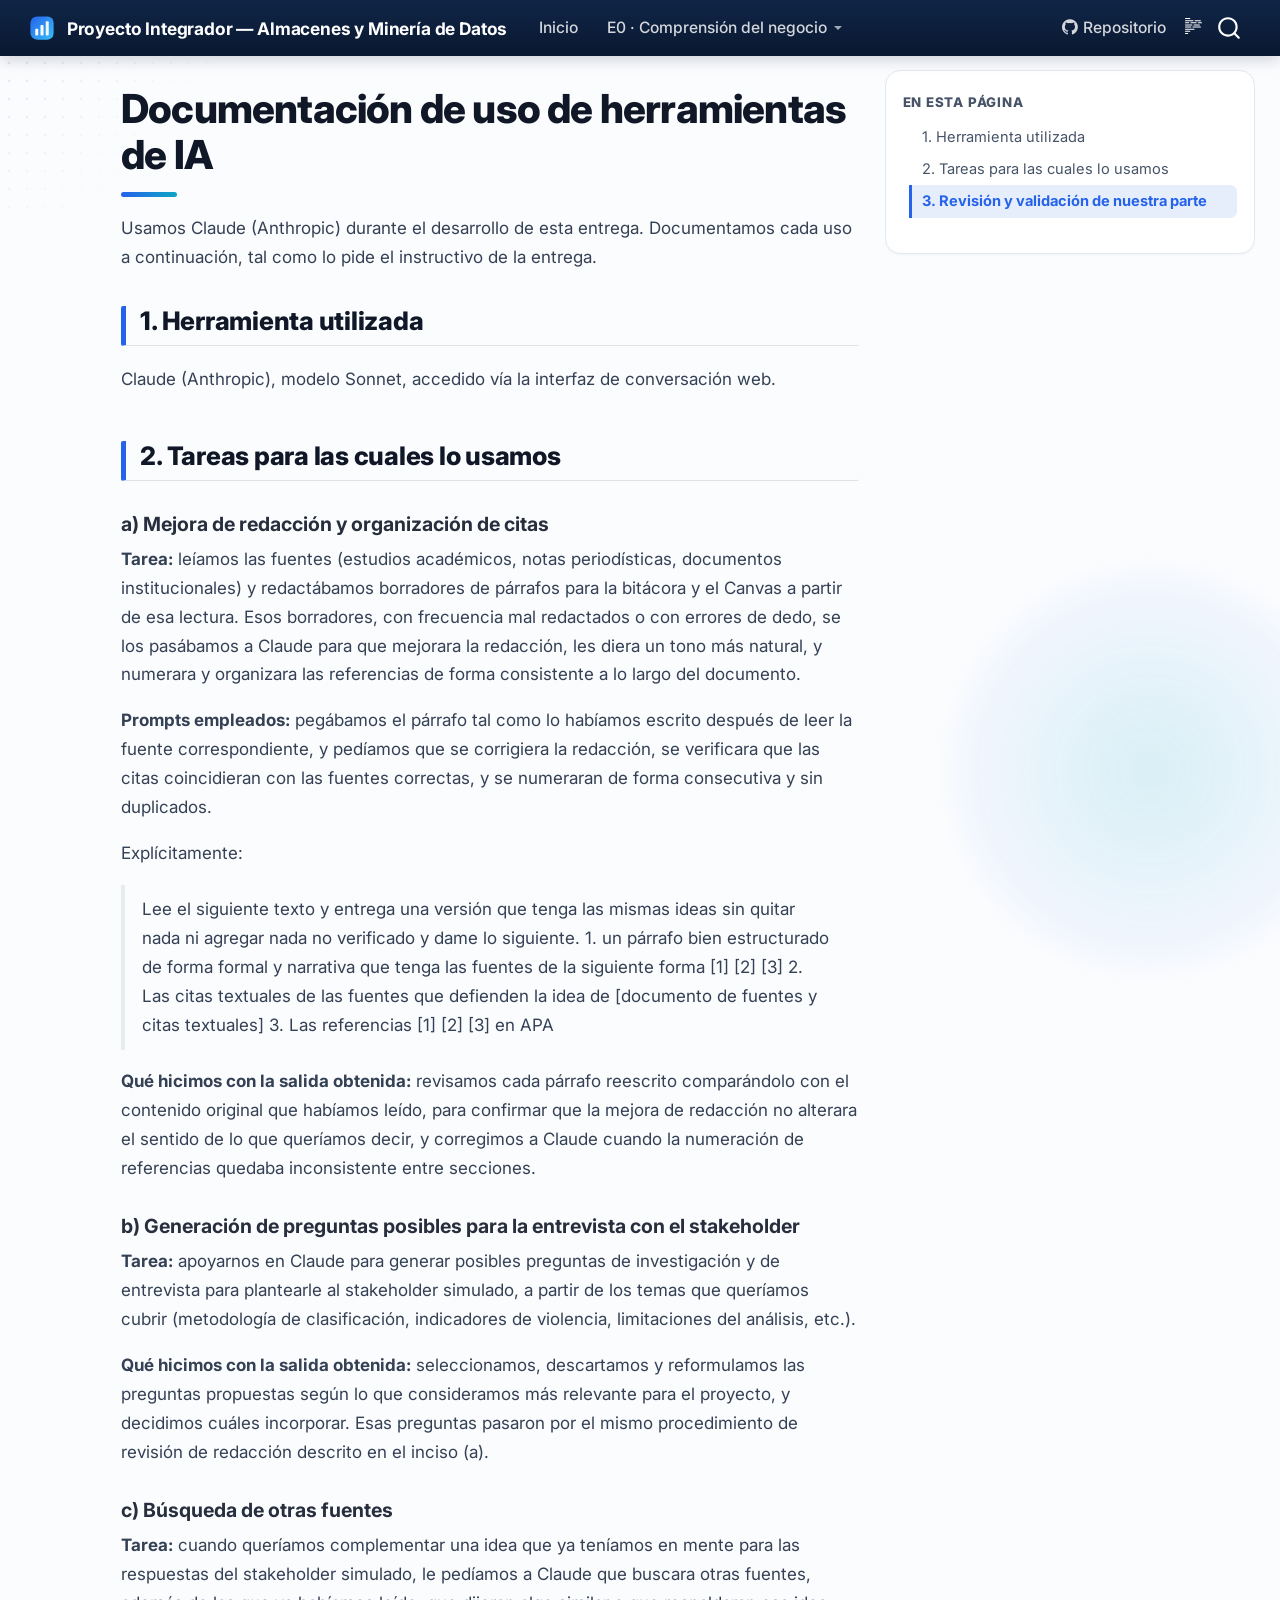
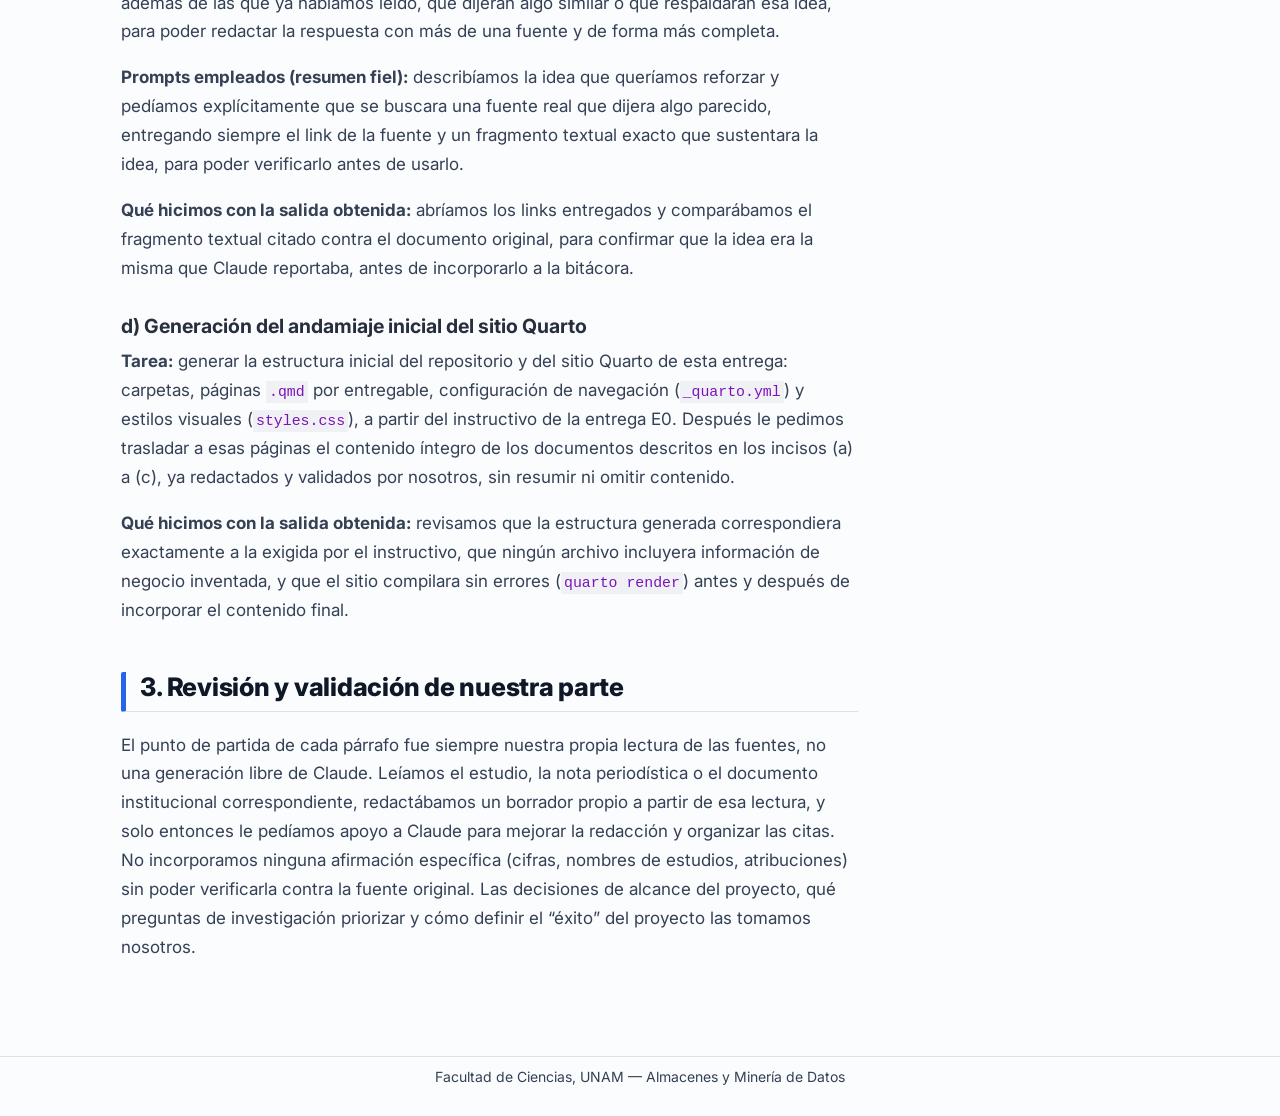
<file: docs/entregas/E0_comprension_negocio/uso_ia.html>
<!DOCTYPE html>
<html xmlns="http://www.w3.org/1999/xhtml" lang="en" xml:lang="en"><head>

<meta charset="utf-8">
<meta name="generator" content="quarto-1.10.18">

<meta name="viewport" content="width=device-width, initial-scale=1.0, user-scalable=yes">


<title>Documentación de uso de herramientas de IA – Proyecto Integrador — Almacenes y Minería de Datos</title>
<style>
/* Default styles provided by pandoc.
** See https://pandoc.org/MANUAL.html#variables-for-html for config info.
*/
span.smallcaps{font-variant: small-caps;}
div.columns{display: flex; gap: 1.5em;}
div.column{flex: auto;}
@media screen {
div.columns{gap: min(4vw, 1.5em);}
div.column{overflow-x: auto;}
}
div.hanging-indent{margin-left: 1.5em; text-indent: -1.5em;}
ul.task-list{list-style: none;}
ul.task-list li input[type="checkbox"] {
  width: 0.8em;
  margin: 0 0.8em 0.2em -1em; /* quarto-specific, see https://github.com/quarto-dev/quarto-cli/issues/4556 */ 
  vertical-align: middle;
}
</style>


<script src="../../site_libs/quarto-nav/quarto-nav.js"></script>
<script src="../../site_libs/clipboard/clipboard.min.js"></script>
<script src="../../site_libs/quarto-search/autocomplete.umd.js"></script>
<script src="../../site_libs/quarto-search/fuse.min.js"></script>
<script src="../../site_libs/quarto-search/quarto-search.js"></script>
<meta name="quarto:offset" content="../../">
<script src="../../site_libs/quarto-html/quarto.js" type="module"></script>
<script src="../../site_libs/quarto-html/tabsets/tabsets.js" type="module"></script>
<script src="../../site_libs/quarto-html/popper.min.js"></script>
<script src="../../site_libs/quarto-html/tippy.umd.min.js"></script>
<script src="../../site_libs/quarto-html/anchor.min.js"></script>
<link href="../../site_libs/quarto-html/tippy.css" rel="stylesheet">
<link href="../../site_libs/quarto-html/quarto-syntax-highlighting-64a204ab8560d761af7679ceaba22944.css" rel="stylesheet" id="quarto-text-highlighting-styles">
<script src="../../site_libs/bootstrap/bootstrap.min.js"></script>
<link href="../../site_libs/bootstrap/bootstrap-icons.css" rel="stylesheet">
<link href="../../site_libs/bootstrap/bootstrap-ca0495cbf0b9bce0b7b33bf2b9083a47.min.css" rel="stylesheet" append-hash="true" id="quarto-bootstrap" data-mode="light">
<script id="quarto-search-options" type="application/json">{
  "location": "navbar",
  "copy-button": false,
  "collapse-after": 3,
  "panel-placement": "end",
  "type": "overlay",
  "limit": 50,
  "keyboard-shortcut": [
    "f",
    "/",
    "s"
  ],
  "language": {
    "search-no-results-text": "No results",
    "search-matching-documents-text": "matching documents",
    "search-copy-link-title": "Copy link to search",
    "search-hide-matches-text": "Hide additional matches",
    "search-more-match-text": "more match in this document",
    "search-more-matches-text": "more matches in this document",
    "search-clear-button-title": "Clear",
    "search-text-placeholder": "",
    "search-detached-cancel-button-title": "Cancel",
    "search-submit-button-title": "Submit",
    "search-label": "Search"
  }
}</script>
<style>html{ scroll-behavior: smooth; }</style>


</head>

<body class="nav-fixed quarto-light">

<div id="quarto-search-results"></div>
  <header id="quarto-header" class="headroom fixed-top">
    <nav class="navbar navbar-expand-lg " data-bs-theme="dark">
      <div class="navbar-container container-fluid">
      <div class="navbar-brand-container mx-auto">
    <a href="../../index.html" class="navbar-brand navbar-brand-logo">
    <img src="../../assets/logo.svg" alt="" class="navbar-logo light-content">
    <img src="../../assets/logo.svg" alt="" class="navbar-logo dark-content">
    </a>
    <a class="navbar-brand" href="../../index.html">
    <span class="navbar-title">Proyecto Integrador — Almacenes y Minería de Datos</span>
    </a>
  </div>
            <div id="quarto-search" class="" title="Search"></div>
          <button class="navbar-toggler" type="button" data-bs-toggle="collapse" data-bs-target="#navbarCollapse" aria-controls="navbarCollapse" role="menu" aria-expanded="false" aria-label="Toggle navigation" onclick="if (window.quartoToggleHeadroom) { window.quartoToggleHeadroom(); }">
  <span class="navbar-toggler-icon"></span>
</button>
          <div class="collapse navbar-collapse" id="navbarCollapse">
            <ul class="navbar-nav navbar-nav-scroll me-auto">
  <li class="nav-item">
    <a class="nav-link" href="../../index.html"> 
<span class="menu-text">Inicio</span></a>
  </li>  
  <li class="nav-item dropdown ">
    <a class="nav-link dropdown-toggle" href="#" id="nav-menu-e0-·-comprensión-del-negocio" role="link" data-bs-toggle="dropdown" aria-expanded="false">
 <span class="menu-text">E0 · Comprensión del negocio</span>
    </a>
    <ul class="dropdown-menu" aria-labelledby="nav-menu-e0-·-comprensión-del-negocio">    
        <li>
    <a class="dropdown-item" href="../../entregas/E0_comprension_negocio/bitacora.html">
 <span class="dropdown-text">Bitácora del stakeholder</span></a>
  </li>  
        <li>
    <a class="dropdown-item" href="../../entregas/E0_comprension_negocio/canvas.html">
 <span class="dropdown-text">Business Understanding Canvas</span></a>
  </li>  
        <li>
    <a class="dropdown-item" href="../../entregas/E0_comprension_negocio/preguntas.html">
 <span class="dropdown-text">Preguntas de investigación</span></a>
  </li>  
        <li>
    <a class="dropdown-item" href="../../entregas/E0_comprension_negocio/criterio_exito.html">
 <span class="dropdown-text">Criterio de éxito</span></a>
  </li>  
        <li>
    <a class="dropdown-item" href="../../entregas/E0_comprension_negocio/riesgos_supuestos.html">
 <span class="dropdown-text">Riesgos y supuestos</span></a>
  </li>  
        <li>
    <a class="dropdown-item" href="../../entregas/E0_comprension_negocio/uso_ia.html">
 <span class="dropdown-text">Uso de herramientas de IA</span></a>
  </li>  
    </ul>
  </li>
</ul>
            <ul class="navbar-nav navbar-nav-scroll ms-auto">
  <li class="nav-item">
    <a class="nav-link" href="https://github.com/jzarcoo/almacenes-mineria-proyecto"> <i class="bi bi-github" role="img">
</i> 
<span class="menu-text">Repositorio</span></a>
  </li>  
</ul>
          </div> <!-- /navcollapse -->
            <div class="quarto-navbar-tools">
  <a href="" class="quarto-reader-toggle quarto-navigation-tool px-1" onclick="window.quartoToggleReader(); return false;" title="Toggle reader mode">
  <div class="quarto-reader-toggle-btn">
  <i class="bi"></i>
  </div>
</a>
</div>
      </div> <!-- /container-fluid -->
    </nav>
</header>
<!-- content -->
<div id="quarto-content" class="quarto-container page-columns page-rows-contents page-layout-article page-navbar">
<!-- sidebar -->
<!-- margin-sidebar -->
    <div id="quarto-margin-sidebar" class="sidebar margin-sidebar">
        <nav id="TOC" role="doc-toc" class="toc-active">
    <h2 id="toc-title">En esta página</h2>
   
  <ul>
  <li><a href="#herramienta-utilizada" id="toc-herramienta-utilizada" class="nav-link active" data-scroll-target="#herramienta-utilizada">1. Herramienta utilizada</a></li>
  <li><a href="#tareas-para-las-cuales-lo-usamos" id="toc-tareas-para-las-cuales-lo-usamos" class="nav-link" data-scroll-target="#tareas-para-las-cuales-lo-usamos">2. Tareas para las cuales lo usamos</a>
  <ul class="collapse">
  <li><a href="#a-mejora-de-redacción-y-organización-de-citas" id="toc-a-mejora-de-redacción-y-organización-de-citas" class="nav-link" data-scroll-target="#a-mejora-de-redacción-y-organización-de-citas">a) Mejora de redacción y organización de citas</a></li>
  <li><a href="#b-generación-de-preguntas-posibles-para-la-entrevista-con-el-stakeholder" id="toc-b-generación-de-preguntas-posibles-para-la-entrevista-con-el-stakeholder" class="nav-link" data-scroll-target="#b-generación-de-preguntas-posibles-para-la-entrevista-con-el-stakeholder">b) Generación de preguntas posibles para la entrevista con el stakeholder</a></li>
  <li><a href="#c-búsqueda-de-otras-fuentes" id="toc-c-búsqueda-de-otras-fuentes" class="nav-link" data-scroll-target="#c-búsqueda-de-otras-fuentes">c) Búsqueda de otras fuentes</a></li>
  <li><a href="#d-generación-del-andamiaje-inicial-del-sitio-quarto" id="toc-d-generación-del-andamiaje-inicial-del-sitio-quarto" class="nav-link" data-scroll-target="#d-generación-del-andamiaje-inicial-del-sitio-quarto">d) Generación del andamiaje inicial del sitio Quarto</a></li>
  </ul></li>
  <li><a href="#revisión-y-validación-de-nuestra-parte" id="toc-revisión-y-validación-de-nuestra-parte" class="nav-link" data-scroll-target="#revisión-y-validación-de-nuestra-parte">3. Revisión y validación de nuestra parte</a></li>
  </ul>
</nav>
    </div>
<!-- main -->
<main class="content" id="quarto-document-content">

<header id="title-block-header" class="quarto-title-block default">
<div class="quarto-title">
<h1 class="title">Documentación de uso de herramientas de IA</h1>
</div>



<div class="quarto-title-meta">

    
  
    
  </div>
  


</header>


<p>Usamos Claude (Anthropic) durante el desarrollo de esta entrega. Documentamos cada uso a continuación, tal como lo pide el instructivo de la entrega.</p>
<section id="herramienta-utilizada" class="level2">
<h2 class="anchored" data-anchor-id="herramienta-utilizada">1. Herramienta utilizada</h2>
<p>Claude (Anthropic), modelo Sonnet, accedido vía la interfaz de conversación web.</p>
</section>
<section id="tareas-para-las-cuales-lo-usamos" class="level2">
<h2 class="anchored" data-anchor-id="tareas-para-las-cuales-lo-usamos">2. Tareas para las cuales lo usamos</h2>
<section id="a-mejora-de-redacción-y-organización-de-citas" class="level3">
<h3 class="anchored" data-anchor-id="a-mejora-de-redacción-y-organización-de-citas">a) Mejora de redacción y organización de citas</h3>
<p><strong>Tarea:</strong> leíamos las fuentes (estudios académicos, notas periodísticas, documentos institucionales) y redactábamos borradores de párrafos para la bitácora y el Canvas a partir de esa lectura. Esos borradores, con frecuencia mal redactados o con errores de dedo, se los pasábamos a Claude para que mejorara la redacción, les diera un tono más natural, y numerara y organizara las referencias de forma consistente a lo largo del documento.</p>
<p><strong>Prompts empleados:</strong> pegábamos el párrafo tal como lo habíamos escrito después de leer la fuente correspondiente, y pedíamos que se corrigiera la redacción, se verificara que las citas coincidieran con las fuentes correctas, y se numeraran de forma consecutiva y sin duplicados.</p>
<p>Explícitamente:</p>
<blockquote class="blockquote">
<p>Lee el siguiente texto y entrega una versión que tenga las mismas ideas sin quitar nada ni agregar nada no verificado y dame lo siguiente. 1. un párrafo bien estructurado de forma formal y narrativa que tenga las fuentes de la siguiente forma [1] [2] [3] 2. Las citas textuales de las fuentes que defienden la idea de [documento de fuentes y citas textuales] 3. Las referencias [1] [2] [3] en APA</p>
</blockquote>
<p><strong>Qué hicimos con la salida obtenida:</strong> revisamos cada párrafo reescrito comparándolo con el contenido original que habíamos leído, para confirmar que la mejora de redacción no alterara el sentido de lo que queríamos decir, y corregimos a Claude cuando la numeración de referencias quedaba inconsistente entre secciones.</p>
</section>
<section id="b-generación-de-preguntas-posibles-para-la-entrevista-con-el-stakeholder" class="level3">
<h3 class="anchored" data-anchor-id="b-generación-de-preguntas-posibles-para-la-entrevista-con-el-stakeholder">b) Generación de preguntas posibles para la entrevista con el stakeholder</h3>
<p><strong>Tarea:</strong> apoyarnos en Claude para generar posibles preguntas de investigación y de entrevista para plantearle al stakeholder simulado, a partir de los temas que queríamos cubrir (metodología de clasificación, indicadores de violencia, limitaciones del análisis, etc.).</p>
<p><strong>Qué hicimos con la salida obtenida:</strong> seleccionamos, descartamos y reformulamos las preguntas propuestas según lo que consideramos más relevante para el proyecto, y decidimos cuáles incorporar. Esas preguntas pasaron por el mismo procedimiento de revisión de redacción descrito en el inciso (a).</p>
</section>
<section id="c-búsqueda-de-otras-fuentes" class="level3">
<h3 class="anchored" data-anchor-id="c-búsqueda-de-otras-fuentes">c) Búsqueda de otras fuentes</h3>
<p><strong>Tarea:</strong> cuando queríamos complementar una idea que ya teníamos en mente para las respuestas del stakeholder simulado, le pedíamos a Claude que buscara otras fuentes, además de las que ya habíamos leído, que dijeran algo similar o que respaldaran esa idea, para poder redactar la respuesta con más de una fuente y de forma más completa.</p>
<p><strong>Prompts empleados (resumen fiel):</strong> describíamos la idea que queríamos reforzar y pedíamos explícitamente que se buscara una fuente real que dijera algo parecido, entregando siempre el link de la fuente y un fragmento textual exacto que sustentara la idea, para poder verificarlo antes de usarlo.</p>
<p><strong>Qué hicimos con la salida obtenida:</strong> abríamos los links entregados y comparábamos el fragmento textual citado contra el documento original, para confirmar que la idea era la misma que Claude reportaba, antes de incorporarlo a la bitácora.</p>
</section>
<section id="d-generación-del-andamiaje-inicial-del-sitio-quarto" class="level3">
<h3 class="anchored" data-anchor-id="d-generación-del-andamiaje-inicial-del-sitio-quarto">d) Generación del andamiaje inicial del sitio Quarto</h3>
<p><strong>Tarea:</strong> generar la estructura inicial del repositorio y del sitio Quarto de esta entrega: carpetas, páginas <code>.qmd</code> por entregable, configuración de navegación (<code>_quarto.yml</code>) y estilos visuales (<code>styles.css</code>), a partir del instructivo de la entrega E0. Después le pedimos trasladar a esas páginas el contenido íntegro de los documentos descritos en los incisos (a) a (c), ya redactados y validados por nosotros, sin resumir ni omitir contenido.</p>
<p><strong>Qué hicimos con la salida obtenida:</strong> revisamos que la estructura generada correspondiera exactamente a la exigida por el instructivo, que ningún archivo incluyera información de negocio inventada, y que el sitio compilara sin errores (<code>quarto render</code>) antes y después de incorporar el contenido final.</p>
</section>
</section>
<section id="revisión-y-validación-de-nuestra-parte" class="level2">
<h2 class="anchored" data-anchor-id="revisión-y-validación-de-nuestra-parte">3. Revisión y validación de nuestra parte</h2>
<p>El punto de partida de cada párrafo fue siempre nuestra propia lectura de las fuentes, no una generación libre de Claude. Leíamos el estudio, la nota periodística o el documento institucional correspondiente, redactábamos un borrador propio a partir de esa lectura, y solo entonces le pedíamos apoyo a Claude para mejorar la redacción y organizar las citas. No incorporamos ninguna afirmación específica (cifras, nombres de estudios, atribuciones) sin poder verificarla contra la fuente original. Las decisiones de alcance del proyecto, qué preguntas de investigación priorizar y cómo definir el “éxito” del proyecto las tomamos nosotros.</p>


</section>

<a onclick="window.scrollTo(0, 0); return false;" role="button" id="quarto-back-to-top"><i class="bi bi-arrow-up"></i> Back to top</a></main> <!-- /main -->
<script>
document.addEventListener("DOMContentLoaded", function () {
  // Envuelve las tablas en un contenedor con scroll horizontal en pantallas
  // angostas. No modifica ningún texto ni dato de las tablas.
  document.querySelectorAll("main.content table").forEach(function (table) {
    if (table.closest(".table-responsive")) return;
    var wrapper = document.createElement("div");
    wrapper.className = "table-responsive";
    table.parentNode.insertBefore(wrapper, table);
    wrapper.appendChild(table);
  });
});
</script>
<script id="quarto-html-after-body" type="application/javascript">
  window.document.addEventListener("DOMContentLoaded", function (event) {
    const icon = "";
    const anchorJS = new window.AnchorJS();
    anchorJS.options = {
      placement: 'right',
      icon: icon
    };
    anchorJS.add('.anchored');
    const isCodeAnnotation = (el) => {
      for (const clz of el.classList) {
        if (clz.startsWith('code-annotation-')) {                     
          return true;
        }
      }
      return false;
    }
    const onCopySuccess = function(e) {
      // button target
      const button = e.trigger;
      // don't keep focus
      button.blur();
      // flash "checked"
      button.classList.add('code-copy-button-checked');
      var currentTitle = button.getAttribute("title");
      button.setAttribute("title", "Copied!");
      let tooltip;
      if (window.bootstrap) {
        button.setAttribute("data-bs-toggle", "tooltip");
        button.setAttribute("data-bs-placement", "left");
        button.setAttribute("data-bs-title", "Copied!");
        tooltip = new bootstrap.Tooltip(button, 
          { trigger: "manual", 
            customClass: "code-copy-button-tooltip",
            offset: [0, -8]});
        tooltip.show();    
      }
      setTimeout(function() {
        if (tooltip) {
          tooltip.hide();
          button.removeAttribute("data-bs-title");
          button.removeAttribute("data-bs-toggle");
          button.removeAttribute("data-bs-placement");
        }
        button.setAttribute("title", currentTitle);
        button.classList.remove('code-copy-button-checked');
      }, 1000);
      // clear code selection
      e.clearSelection();
    }
    const getTextToCopy = function(trigger) {
      const outerScaffold = trigger.parentElement.cloneNode(true);
      const codeEl = outerScaffold.querySelector('code');
      for (const childEl of codeEl.children) {
        if (isCodeAnnotation(childEl)) {
          childEl.remove();
        }
      }
      return codeEl.innerText;
    }
    const clipboard = new window.ClipboardJS('.code-copy-button:not([data-in-quarto-modal])', {
      text: getTextToCopy
    });
    clipboard.on('success', onCopySuccess);
    if (window.document.getElementById('quarto-embedded-source-code-modal')) {
      const clipboardModal = new window.ClipboardJS('.code-copy-button[data-in-quarto-modal]', {
        text: getTextToCopy,
        container: window.document.getElementById('quarto-embedded-source-code-modal')
      });
      clipboardModal.on('success', onCopySuccess);
    }
      var localhostRegex = new RegExp(/^(?:http|https):\/\/localhost\:?[0-9]*\//);
      var mailtoRegex = new RegExp(/^mailto:/);
        var filterRegex = new RegExp("https:\/\/jzarcoo\.github\.io\/almacenes-mineria-proyecto\/");
      var isInternal = (href) => {
          return filterRegex.test(href) || localhostRegex.test(href) || mailtoRegex.test(href);
      }
      // Inspect non-navigation links and adorn them if external
     var links = window.document.querySelectorAll('a[href]:not(.nav-link):not(.navbar-brand):not(.toc-action):not(.sidebar-link):not(.sidebar-item-toggle):not(.pagination-link):not(.no-external):not([aria-hidden]):not(.dropdown-item):not(.quarto-navigation-tool):not(.about-link)');
      for (var i=0; i<links.length; i++) {
        const link = links[i];
        if (!isInternal(link.href)) {
          // undo the damage that might have been done by quarto-nav.js in the case of
          // links that we want to consider external
          if (link.dataset.originalHref !== undefined) {
            link.href = link.dataset.originalHref;
          }
            // target, if specified
            link.setAttribute("target", "_blank");
            if (link.getAttribute("rel") === null) {
              link.setAttribute("rel", "noopener");
            }
            // default icon
            link.classList.add("external");
        }
      }
    function tippyHover(el, contentFn, onTriggerFn, onUntriggerFn) {
      const config = {
        allowHTML: true,
        maxWidth: 500,
        delay: 100,
        arrow: false,
        appendTo: function(el) {
            return el.parentElement;
        },
        interactive: true,
        interactiveBorder: 10,
        theme: 'quarto',
        placement: 'bottom-start',
      };
      if (contentFn) {
        config.content = contentFn;
      }
      if (onTriggerFn) {
        config.onTrigger = onTriggerFn;
      }
      if (onUntriggerFn) {
        config.onUntrigger = onUntriggerFn;
      }
      window.tippy(el, config); 
    }
    const noterefs = window.document.querySelectorAll('a[role="doc-noteref"]');
    for (var i=0; i<noterefs.length; i++) {
      const ref = noterefs[i];
      tippyHover(ref, function() {
        // use id or data attribute instead here
        let href = ref.getAttribute('data-footnote-href') || ref.getAttribute('href');
        try { href = new URL(href).hash; } catch {}
        const id = href.replace(/^#\/?/, "");
        const note = window.document.getElementById(id);
        if (note) {
          return note.innerHTML;
        } else {
          return "";
        }
      });
    }
    const xrefs = window.document.querySelectorAll('a.quarto-xref');
    const processXRef = (id, note) => {
      // Strip column container classes
      const stripColumnClz = (el) => {
        el.classList.remove("page-full", "page-columns");
        if (el.children) {
          for (const child of el.children) {
            stripColumnClz(child);
          }
        }
      }
      stripColumnClz(note)
      if (id === null || id.startsWith('sec-')) {
        // Special case sections, only their first couple elements
        const container = document.createElement("div");
        if (note.children && note.children.length > 2) {
          container.appendChild(note.children[0].cloneNode(true));
          for (let i = 1; i < note.children.length; i++) {
            const child = note.children[i];
            if (child.tagName === "P" && child.innerText === "") {
              continue;
            } else {
              container.appendChild(child.cloneNode(true));
              break;
            }
          }
          if (window.Quarto?.typesetMath) {
            window.Quarto.typesetMath(container);
          }
          return container.innerHTML
        } else {
          if (window.Quarto?.typesetMath) {
            window.Quarto.typesetMath(note);
          }
          return note.innerHTML;
        }
      } else {
        // Remove any anchor links if they are present
        const anchorLink = note.querySelector('a.anchorjs-link');
        if (anchorLink) {
          anchorLink.remove();
        }
        if (window.Quarto?.typesetMath) {
          window.Quarto.typesetMath(note);
        }
        if (note.classList.contains("callout")) {
          return note.outerHTML;
        } else {
          return note.innerHTML;
        }
      }
    }
    for (var i=0; i<xrefs.length; i++) {
      const xref = xrefs[i];
      tippyHover(xref, undefined, function(instance) {
        instance.disable();
        let url = xref.getAttribute('href');
        let hash = undefined; 
        if (url.startsWith('#')) {
          hash = url;
        } else {
          try { hash = new URL(url).hash; } catch {}
        }
        if (hash) {
          const id = hash.replace(/^#\/?/, "");
          const note = window.document.getElementById(id);
          if (note !== null) {
            try {
              const html = processXRef(id, note.cloneNode(true));
              instance.setContent(html);
            } finally {
              instance.enable();
              instance.show();
            }
          } else {
            // See if we can fetch this
            fetch(url.split('#')[0])
            .then(res => res.text())
            .then(html => {
              const parser = new DOMParser();
              const htmlDoc = parser.parseFromString(html, "text/html");
              const note = htmlDoc.getElementById(id);
              if (note !== null) {
                const html = processXRef(id, note);
                instance.setContent(html);
              } 
            }).finally(() => {
              instance.enable();
              instance.show();
            });
          }
        } else {
          // See if we can fetch a full url (with no hash to target)
          // This is a special case and we should probably do some content thinning / targeting
          fetch(url)
          .then(res => res.text())
          .then(html => {
            const parser = new DOMParser();
            const htmlDoc = parser.parseFromString(html, "text/html");
            const note = htmlDoc.querySelector('main.content');
            if (note !== null) {
              // This should only happen for chapter cross references
              // (since there is no id in the URL)
              // remove the first header
              if (note.children.length > 0 && note.children[0].tagName === "HEADER") {
                note.children[0].remove();
              }
              const html = processXRef(null, note);
              instance.setContent(html);
            } 
          }).finally(() => {
            instance.enable();
            instance.show();
          });
        }
      }, function(instance) {
      });
    }
        let selectedAnnoteEl;
        const selectorForAnnotation = ( cell, annotation) => {
          let cellAttr = 'data-code-cell="' + cell + '"';
          let lineAttr = 'data-code-annotation="' +  annotation + '"';
          const selector = 'span[' + cellAttr + '][' + lineAttr + ']';
          return selector;
        }
        const selectCodeLines = (annoteEl) => {
          const doc = window.document;
          const targetCell = annoteEl.getAttribute("data-target-cell");
          const targetAnnotation = annoteEl.getAttribute("data-target-annotation");
          const annoteSpan = window.document.querySelector(selectorForAnnotation(targetCell, targetAnnotation));
          const lines = annoteSpan.getAttribute("data-code-lines").split(",");
          const lineIds = lines.map((line) => {
            return targetCell + "-" + line;
          })
          let top = null;
          let height = null;
          let parent = null;
          if (lineIds.length > 0) {
              //compute the position of the single el (top and bottom and make a div)
              const el = window.document.getElementById(lineIds[0]);
              top = el.offsetTop;
              height = el.offsetHeight;
              parent = el.parentElement.parentElement;
            if (lineIds.length > 1) {
              const lastEl = window.document.getElementById(lineIds[lineIds.length - 1]);
              const bottom = lastEl.offsetTop + lastEl.offsetHeight;
              height = bottom - top;
            }
            if (top !== null && height !== null && parent !== null) {
              // cook up a div (if necessary) and position it 
              let div = window.document.getElementById("code-annotation-line-highlight");
              if (div === null) {
                div = window.document.createElement("div");
                div.setAttribute("id", "code-annotation-line-highlight");
                div.style.position = 'absolute';
                parent.appendChild(div);
              }
              div.style.top = top - 2 + "px";
              div.style.height = height + 4 + "px";
              div.style.left = 0;
              let gutterDiv = window.document.getElementById("code-annotation-line-highlight-gutter");
              if (gutterDiv === null) {
                gutterDiv = window.document.createElement("div");
                gutterDiv.setAttribute("id", "code-annotation-line-highlight-gutter");
                gutterDiv.style.position = 'absolute';
                const codeCell = window.document.getElementById(targetCell);
                const gutter = codeCell.querySelector('.code-annotation-gutter');
                gutter.appendChild(gutterDiv);
              }
              gutterDiv.style.top = top - 2 + "px";
              gutterDiv.style.height = height + 4 + "px";
            }
            selectedAnnoteEl = annoteEl;
          }
        };
        const unselectCodeLines = () => {
          const elementsIds = ["code-annotation-line-highlight", "code-annotation-line-highlight-gutter"];
          elementsIds.forEach((elId) => {
            const div = window.document.getElementById(elId);
            if (div) {
              div.remove();
            }
          });
          selectedAnnoteEl = undefined;
        };
          // Handle positioning of the toggle
      window.addEventListener(
        "resize",
        throttle(() => {
          elRect = undefined;
          if (selectedAnnoteEl) {
            selectCodeLines(selectedAnnoteEl);
          }
        }, 10)
      );
      function throttle(fn, ms) {
      let throttle = false;
      let timer;
        return (...args) => {
          if(!throttle) { // first call gets through
              fn.apply(this, args);
              throttle = true;
          } else { // all the others get throttled
              if(timer) clearTimeout(timer); // cancel #2
              timer = setTimeout(() => {
                fn.apply(this, args);
                timer = throttle = false;
              }, ms);
          }
        };
      }
        // Attach click handler to the DT
        const annoteDls = window.document.querySelectorAll('dt[data-target-cell]');
        for (const annoteDlNode of annoteDls) {
          annoteDlNode.addEventListener('click', (event) => {
            const clickedEl = event.target;
            if (clickedEl !== selectedAnnoteEl) {
              unselectCodeLines();
              const activeEl = window.document.querySelector('dt[data-target-cell].code-annotation-active');
              if (activeEl) {
                activeEl.classList.remove('code-annotation-active');
              }
              selectCodeLines(clickedEl);
              clickedEl.classList.add('code-annotation-active');
            } else {
              // Unselect the line
              unselectCodeLines();
              clickedEl.classList.remove('code-annotation-active');
            }
          });
        }
    const findCites = (el) => {
      const parentEl = el.parentElement;
      if (parentEl) {
        const cites = parentEl.dataset.cites;
        if (cites) {
          return {
            el,
            cites: cites.split(' ')
          };
        } else {
          return findCites(el.parentElement)
        }
      } else {
        return undefined;
      }
    };
    var bibliorefs = window.document.querySelectorAll('a[role="doc-biblioref"]');
    for (var i=0; i<bibliorefs.length; i++) {
      const ref = bibliorefs[i];
      const citeInfo = findCites(ref);
      if (citeInfo) {
        tippyHover(citeInfo.el, function() {
          var popup = window.document.createElement('div');
          citeInfo.cites.forEach(function(cite) {
            var citeDiv = window.document.createElement('div');
            citeDiv.classList.add('hanging-indent');
            citeDiv.classList.add('csl-entry');
            var biblioDiv = window.document.getElementById('ref-' + cite);
            if (biblioDiv) {
              citeDiv.innerHTML = biblioDiv.innerHTML;
            }
            popup.appendChild(citeDiv);
          });
          return popup.innerHTML;
        });
      }
    }
  });
  </script>
</div> <!-- /content -->
<footer class="footer">
  <div class="nav-footer">
    <div class="nav-footer-left">
      &nbsp;
    </div>   
    <div class="nav-footer-center">
<p>Facultad de Ciencias, UNAM — Almacenes y Minería de Datos</p>
</div>
    <div class="nav-footer-right">
      &nbsp;
    </div>
  </div>
</footer>




<script src="../../site_libs/quarto-html/zenscroll-min.js"></script>
</body></html>
</file>
<file: docs/site_libs/quarto-html/tippy.css>
.tippy-box[data-animation=fade][data-state=hidden]{opacity:0}[data-tippy-root]{max-width:calc(100vw - 10px)}.tippy-box{position:relative;background-color:#333;color:#fff;border-radius:4px;font-size:14px;line-height:1.4;white-space:normal;outline:0;transition-property:transform,visibility,opacity}.tippy-box[data-placement^=top]>.tippy-arrow{bottom:0}.tippy-box[data-placement^=top]>.tippy-arrow:before{bottom:-7px;left:0;border-width:8px 8px 0;border-top-color:initial;transform-origin:center top}.tippy-box[data-placement^=bottom]>.tippy-arrow{top:0}.tippy-box[data-placement^=bottom]>.tippy-arrow:before{top:-7px;left:0;border-width:0 8px 8px;border-bottom-color:initial;transform-origin:center bottom}.tippy-box[data-placement^=left]>.tippy-arrow{right:0}.tippy-box[data-placement^=left]>.tippy-arrow:before{border-width:8px 0 8px 8px;border-left-color:initial;right:-7px;transform-origin:center left}.tippy-box[data-placement^=right]>.tippy-arrow{left:0}.tippy-box[data-placement^=right]>.tippy-arrow:before{left:-7px;border-width:8px 8px 8px 0;border-right-color:initial;transform-origin:center right}.tippy-box[data-inertia][data-state=visible]{transition-timing-function:cubic-bezier(.54,1.5,.38,1.11)}.tippy-arrow{width:16px;height:16px;color:#333}.tippy-arrow:before{content:"";position:absolute;border-color:transparent;border-style:solid}.tippy-content{position:relative;padding:5px 9px;z-index:1}
</file>
<file: docs/site_libs/quarto-html/quarto-syntax-highlighting-64a204ab8560d761af7679ceaba22944.css>
/* quarto syntax highlight colors */
:root {
  --quarto-hl-ot-color: #003B4F;
  --quarto-hl-at-color: #657422;
  --quarto-hl-ss-color: #20794D;
  --quarto-hl-an-color: #5E5E5E;
  --quarto-hl-fu-color: #4758AB;
  --quarto-hl-st-color: #20794D;
  --quarto-hl-cf-color: #003B4F;
  --quarto-hl-op-color: #5E5E5E;
  --quarto-hl-er-color: #AD0000;
  --quarto-hl-bn-color: #AD0000;
  --quarto-hl-al-color: #AD0000;
  --quarto-hl-va-color: #111111;
  --quarto-hl-bu-color: inherit;
  --quarto-hl-ex-color: inherit;
  --quarto-hl-pp-color: #AD0000;
  --quarto-hl-in-color: #5E5E5E;
  --quarto-hl-vs-color: #20794D;
  --quarto-hl-wa-color: #5E5E5E;
  --quarto-hl-do-color: #5E5E5E;
  --quarto-hl-im-color: #00769E;
  --quarto-hl-ch-color: #20794D;
  --quarto-hl-dt-color: #AD0000;
  --quarto-hl-fl-color: #AD0000;
  --quarto-hl-co-color: #5E5E5E;
  --quarto-hl-cv-color: #5E5E5E;
  --quarto-hl-cn-color: #8f5902;
  --quarto-hl-sc-color: #5E5E5E;
  --quarto-hl-dv-color: #AD0000;
  --quarto-hl-kw-color: #003B4F;
}

/* other quarto variables */
:root {
  --quarto-font-monospace: SFMono-Regular, Menlo, Monaco, Consolas, "Liberation Mono", "Courier New", monospace;
}

/* syntax highlight based on Pandoc's rules */
pre > code.sourceCode > span {
  color: #003B4F;
}

code.sourceCode > span {
  color: #003B4F;
}

div.sourceCode,
div.sourceCode pre.sourceCode {
  color: #003B4F;
}

/* Normal */
code span {
  color: #003B4F;
}

/* Alert */
code span.al {
  color: #AD0000;
  font-style: inherit;
}

/* Annotation */
code span.an {
  color: #5E5E5E;
  font-style: inherit;
}

/* Attribute */
code span.at {
  color: #657422;
  font-style: inherit;
}

/* BaseN */
code span.bn {
  color: #AD0000;
  font-style: inherit;
}

/* BuiltIn */
code span.bu {
  font-style: inherit;
}

/* ControlFlow */
code span.cf {
  color: #003B4F;
  font-weight: bold;
  font-style: inherit;
}

/* Char */
code span.ch {
  color: #20794D;
  font-style: inherit;
}

/* Constant */
code span.cn {
  color: #8f5902;
  font-style: inherit;
}

/* Comment */
code span.co {
  color: #5E5E5E;
  font-style: inherit;
}

/* CommentVar */
code span.cv {
  color: #5E5E5E;
  font-style: italic;
}

/* Documentation */
code span.do {
  color: #5E5E5E;
  font-style: italic;
}

/* DataType */
code span.dt {
  color: #AD0000;
  font-style: inherit;
}

/* DecVal */
code span.dv {
  color: #AD0000;
  font-style: inherit;
}

/* Error */
code span.er {
  color: #AD0000;
  font-style: inherit;
}

/* Extension */
code span.ex {
  font-style: inherit;
}

/* Float */
code span.fl {
  color: #AD0000;
  font-style: inherit;
}

/* Function */
code span.fu {
  color: #4758AB;
  font-style: inherit;
}

/* Import */
code span.im {
  color: #00769E;
  font-style: inherit;
}

/* Information */
code span.in {
  color: #5E5E5E;
  font-style: inherit;
}

/* Keyword */
code span.kw {
  color: #003B4F;
  font-weight: bold;
  font-style: inherit;
}

/* Operator */
code span.op {
  color: #5E5E5E;
  font-style: inherit;
}

/* Other */
code span.ot {
  color: #003B4F;
  font-style: inherit;
}

/* Preprocessor */
code span.pp {
  color: #AD0000;
  font-style: inherit;
}

/* SpecialChar */
code span.sc {
  color: #5E5E5E;
  font-style: inherit;
}

/* SpecialString */
code span.ss {
  color: #20794D;
  font-style: inherit;
}

/* String */
code span.st {
  color: #20794D;
  font-style: inherit;
}

/* Variable */
code span.va {
  color: #111111;
  font-style: inherit;
}

/* VerbatimString */
code span.vs {
  color: #20794D;
  font-style: inherit;
}

/* Warning */
code span.wa {
  color: #5E5E5E;
  font-style: italic;
}

.prevent-inlining {
  content: "</";
}

/*# sourceMappingURL=9d8d5bb603a83b8298b89080a598c93b.css.map */
</file>
